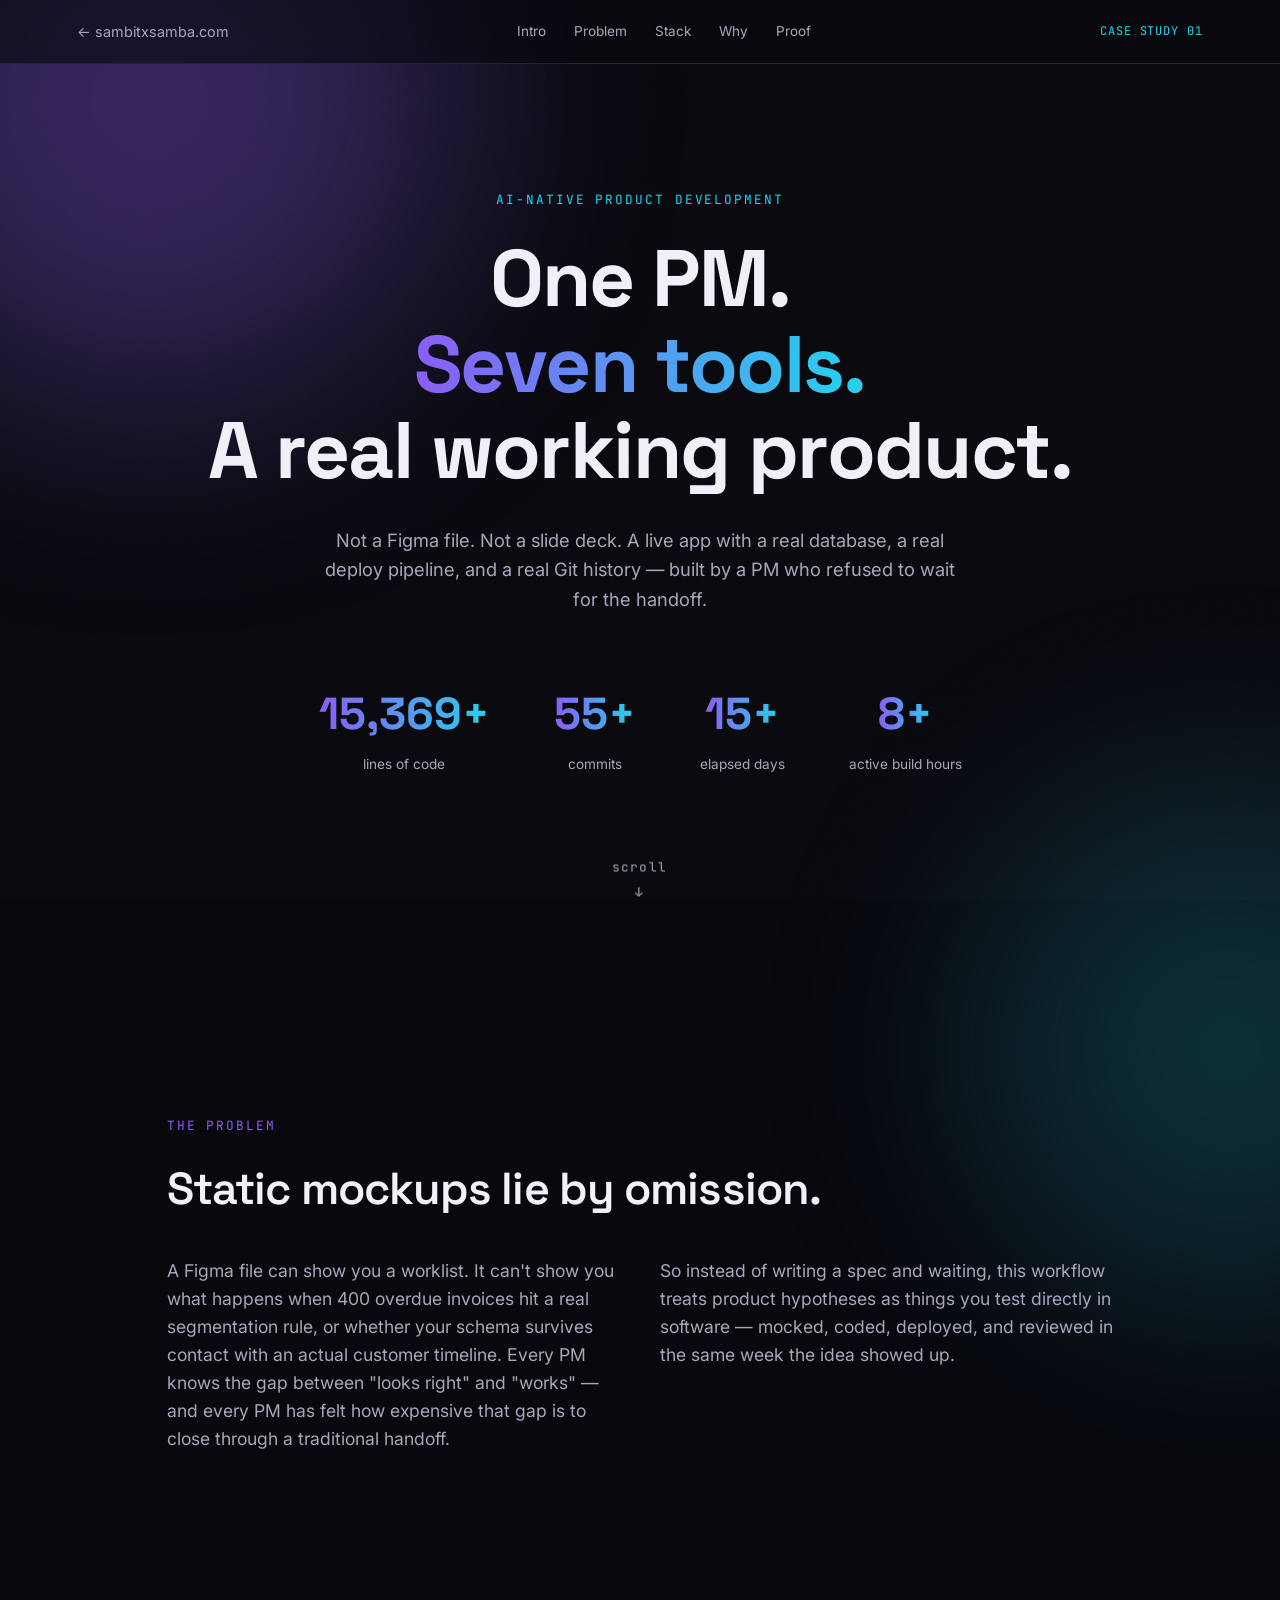
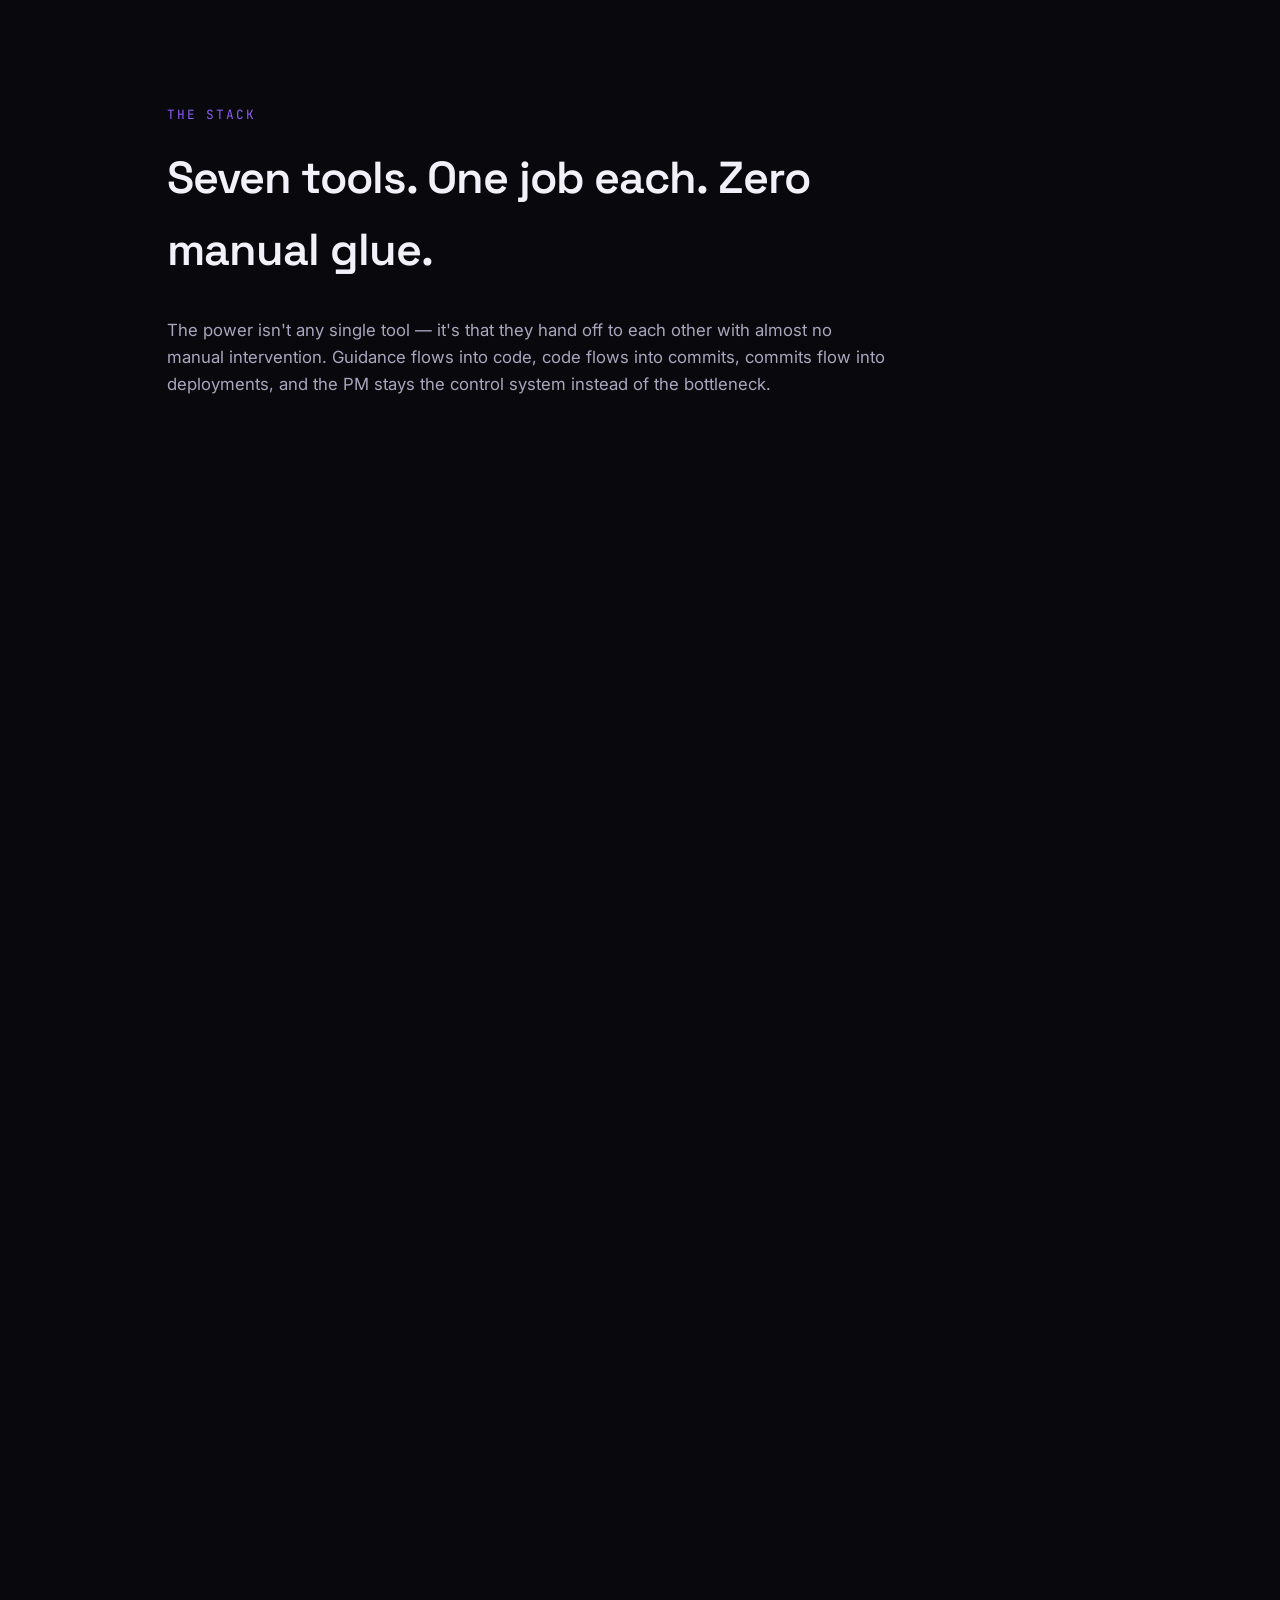
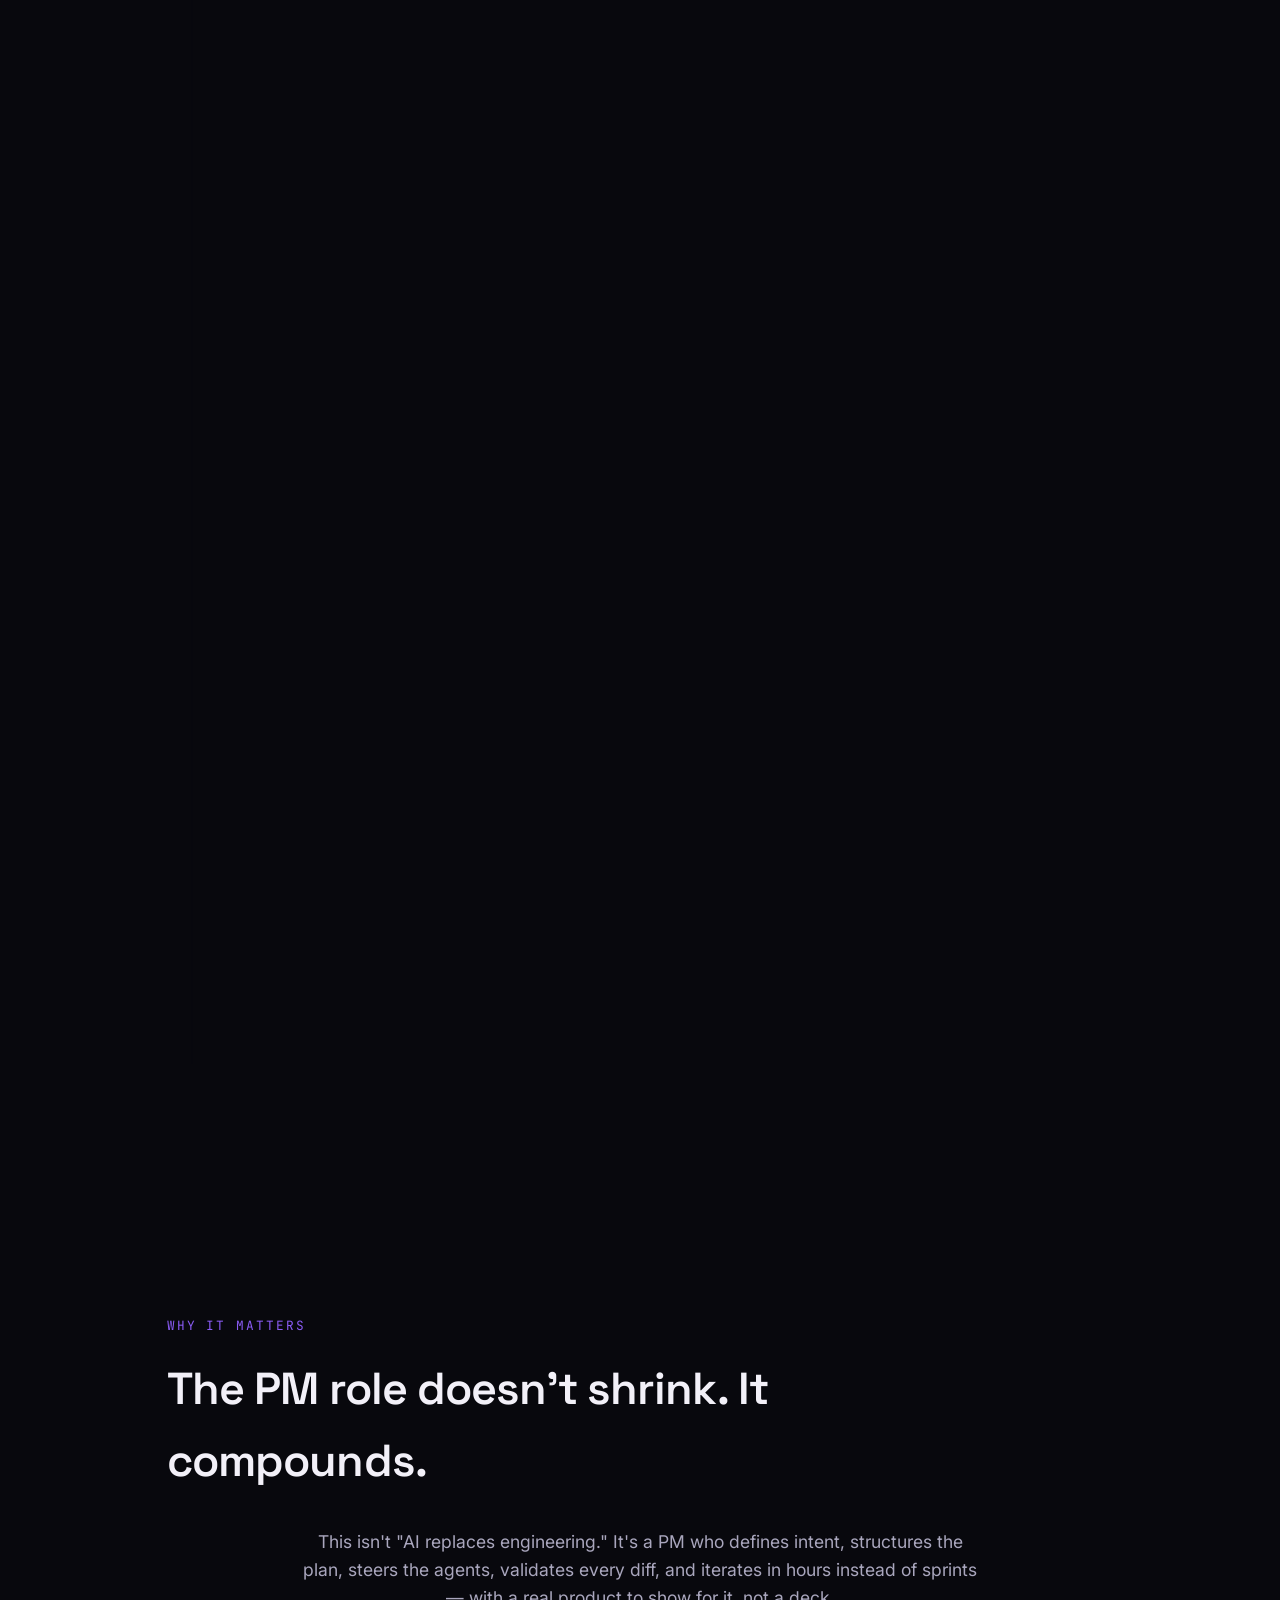
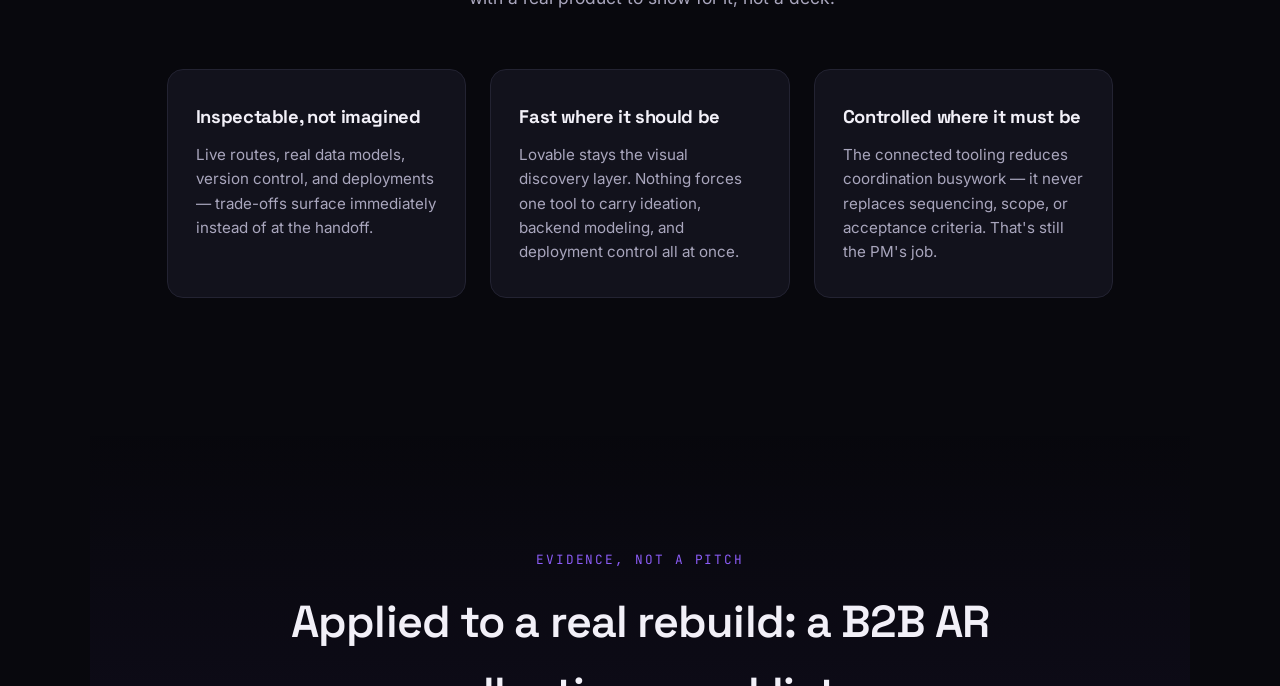
<file: docs/index.html>
<!DOCTYPE html>
<html lang="en">
<head><meta charset="UTF-8"><title>Case Studies</title>
<meta http-equiv="refresh" content="0; url=ai-native-pm-workflow/">
</head>
<body>Redirecting to <a href="ai-native-pm-workflow/">case studies</a>...</body>
</html>
</file>
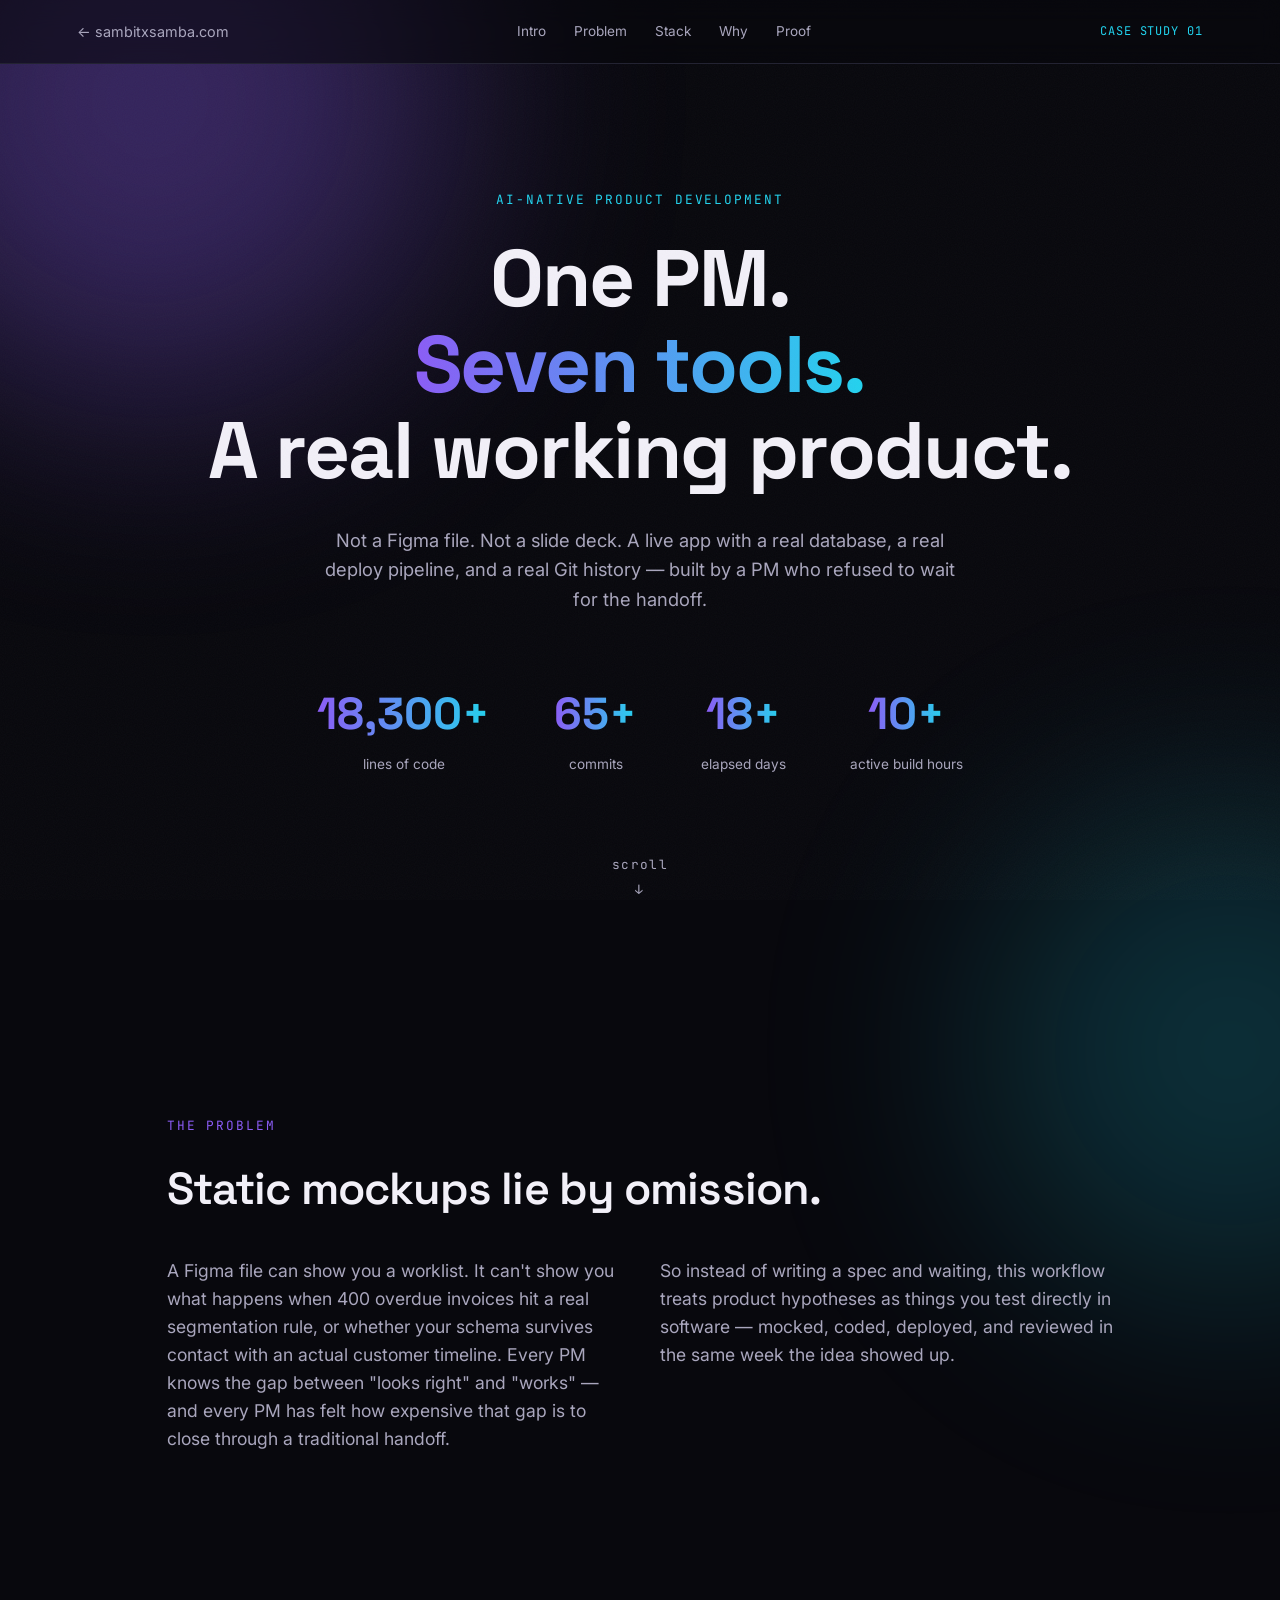
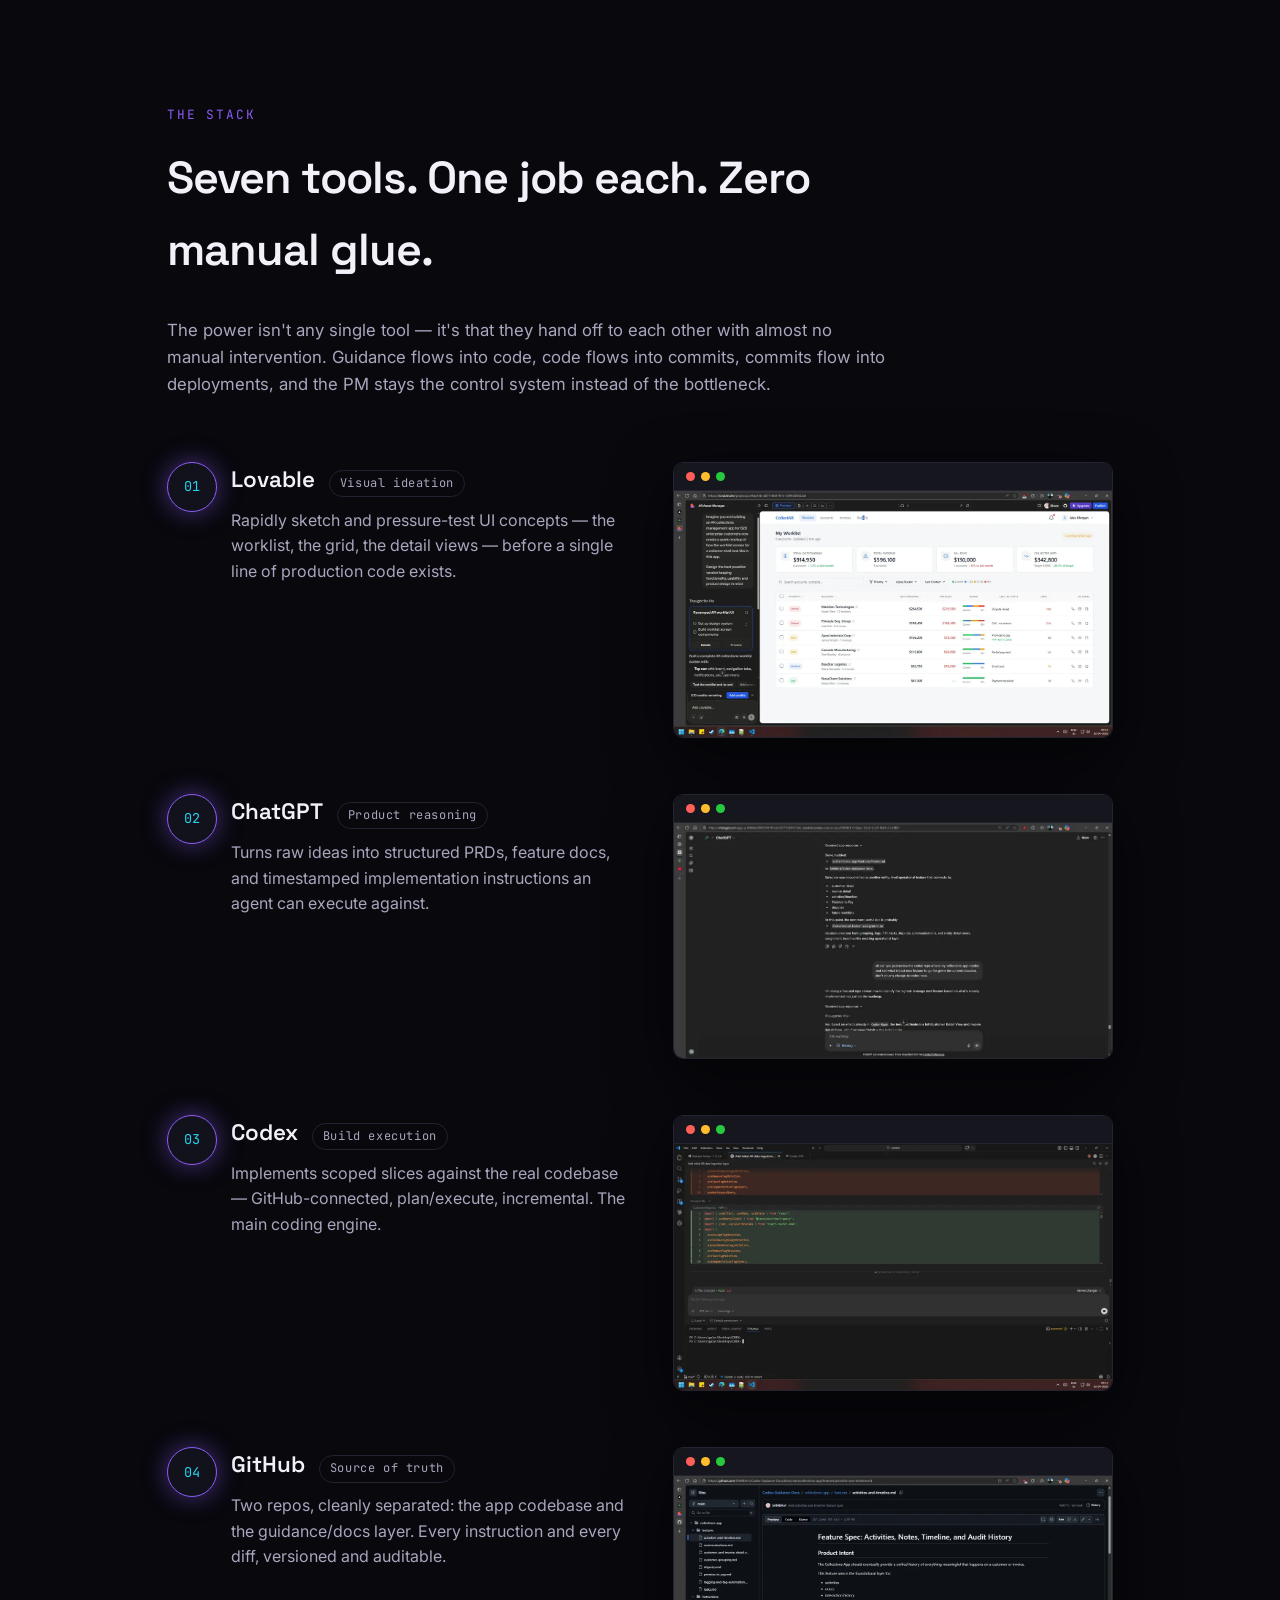
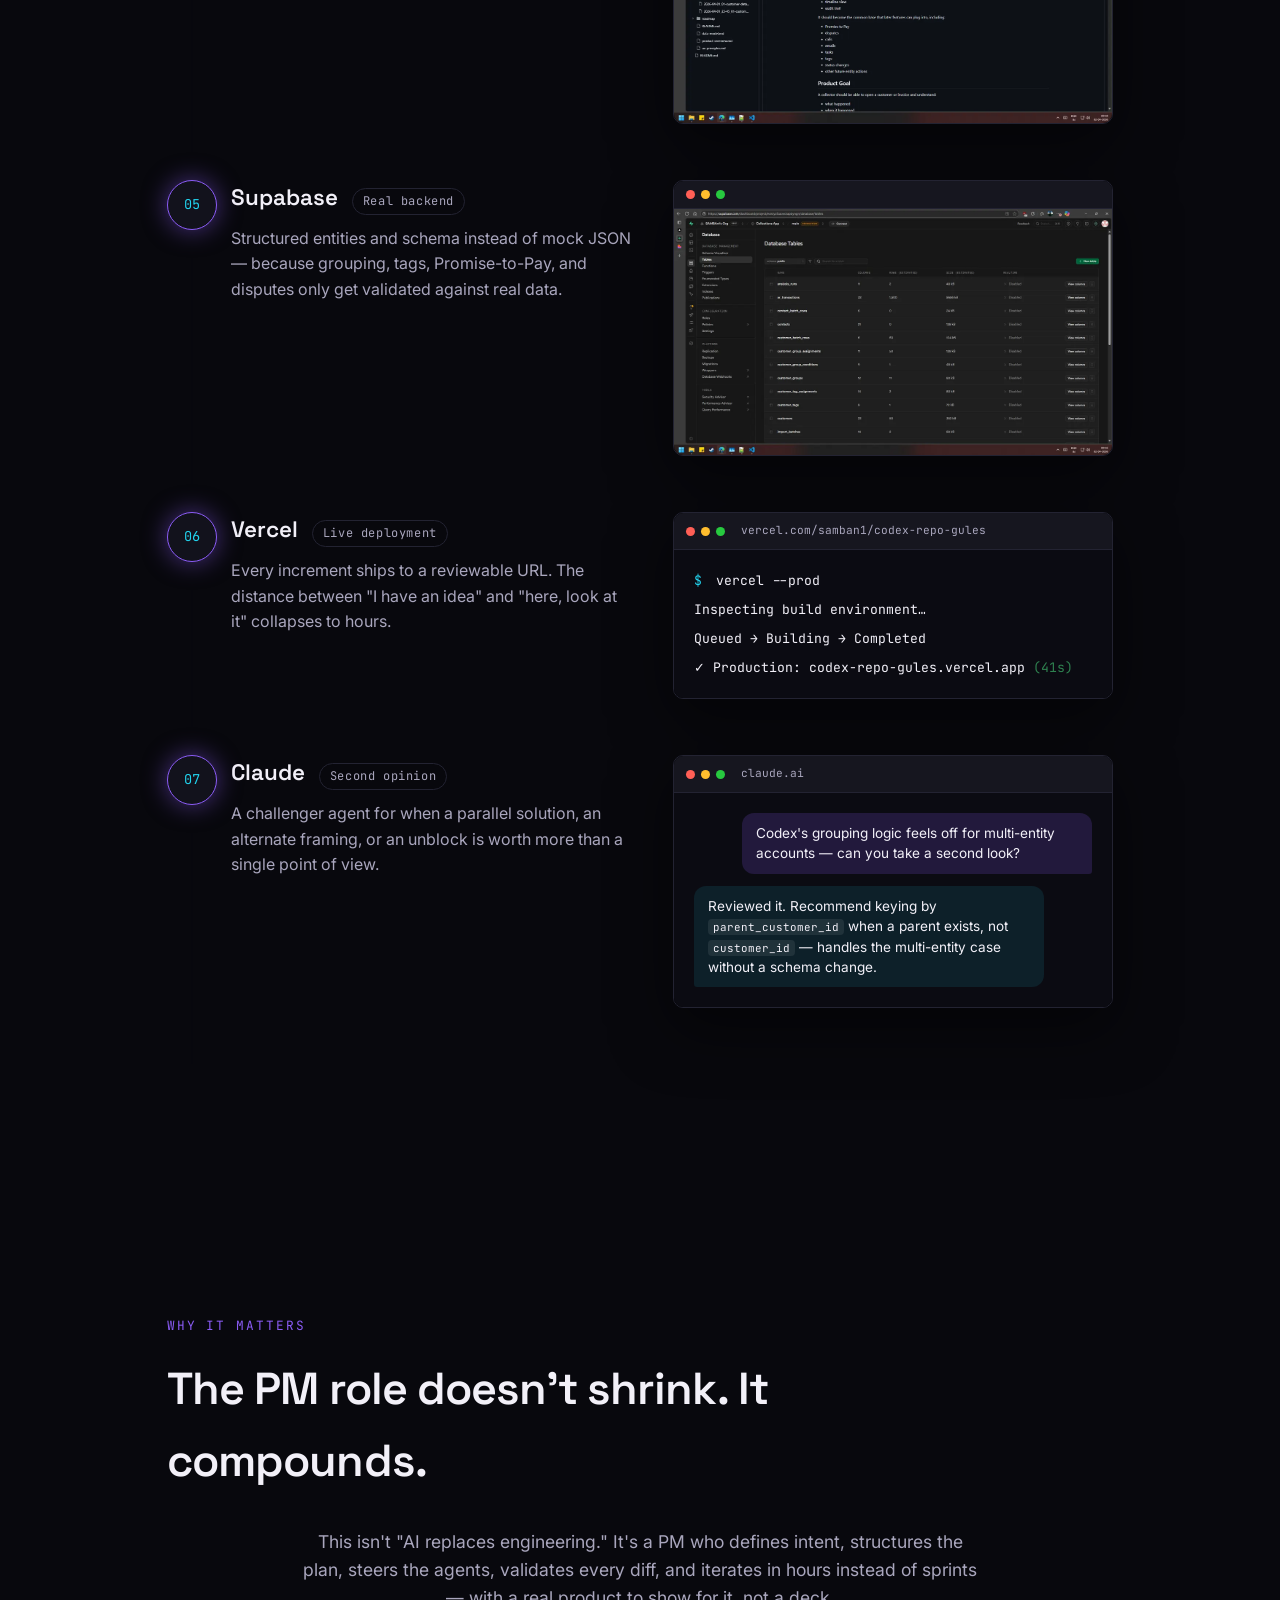
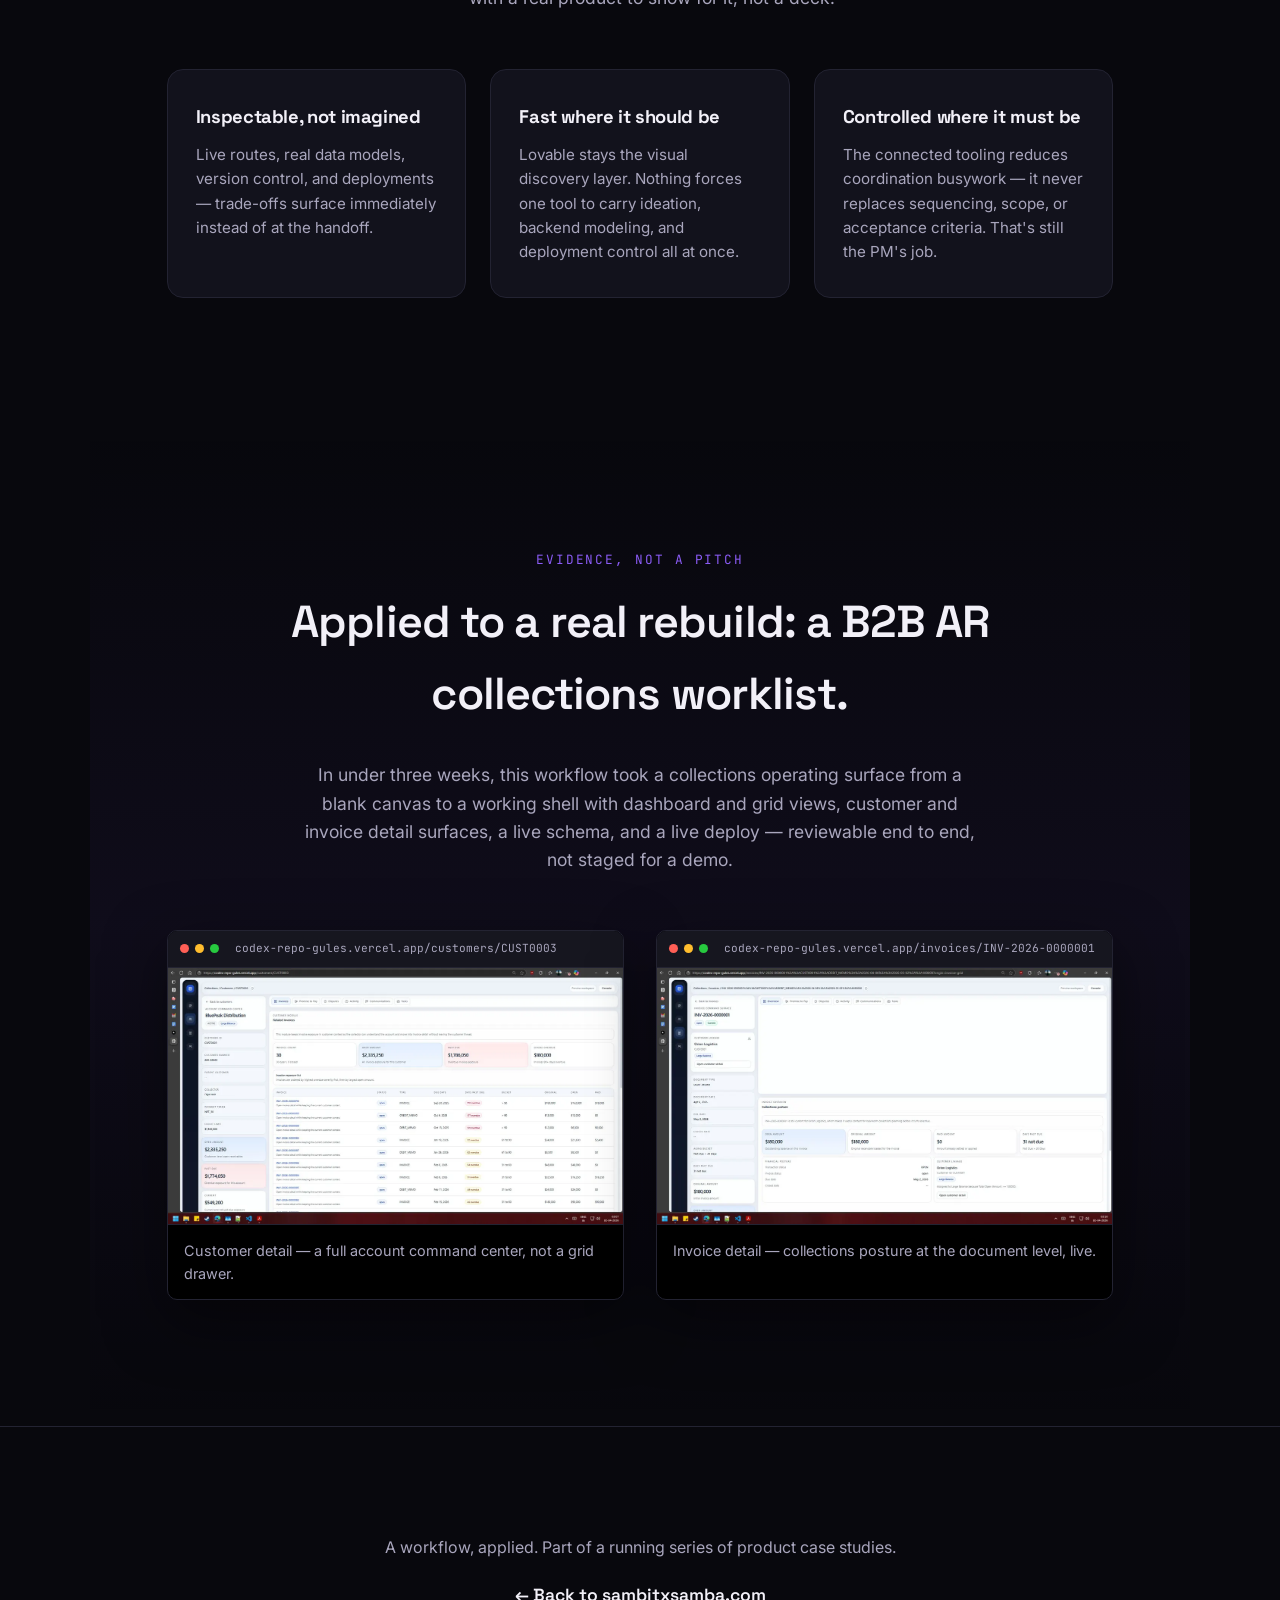
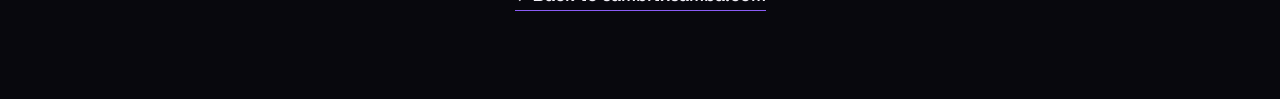
<file: docs/ai-native-pm-workflow/index.html>
<!DOCTYPE html>
<html lang="en">
<head>
<meta charset="UTF-8">
<meta name="viewport" content="width=device-width, initial-scale=1.0">
<title>The PM-as-Builder Stack — Sambit</title>
<meta name="description" content="A seven-tool AI-native workflow that lets one PM design, build, deploy, and validate real working product — not mockups.">
<link rel="icon" type="image/svg+xml" href="../favicon.svg">
<link rel="preconnect" href="https://fonts.googleapis.com">
<link rel="preconnect" href="https://fonts.gstatic.com" crossorigin>
<link href="https://fonts.googleapis.com/css2?family=Space+Grotesk:wght@500;600;700&family=Inter:wght@400;500;600&family=JetBrains+Mono:wght@400;500&display=swap" rel="stylesheet">
<link rel="stylesheet" href="style.css">
</head>
<body>

<div class="grain"></div>
<div class="glow glow-1"></div>
<div class="glow glow-2"></div>

<nav class="nav">
  <a href="https://www.sambitxsamba.com" class="nav-back">← sambitxsamba.com</a>
  <div class="nav-links">
    <a href="#hero">Intro</a>
    <a href="#problem">Problem</a>
    <a href="#stack">Stack</a>
    <a href="#why">Why</a>
    <a href="#proof">Proof</a>
  </div>
  <span class="nav-tag">CASE STUDY 01</span>
</nav>

<header class="hero" id="hero">
  <p class="eyebrow">AI-NATIVE PRODUCT DEVELOPMENT</p>
  <h1>One PM.<br><span class="grad">Seven tools.</span><br>A real working product.</h1>
  <p class="hero-sub">
    Not a Figma file. Not a slide deck. A live app with a real database, a real deploy pipeline,
    and a real Git history — built by a PM who refused to wait for the handoff.
  </p>
  <div class="hero-stats">
    <div class="stat"><span class="stat-num" data-count="18300">0</span><span class="stat-label">lines of code</span></div>
    <div class="stat"><span class="stat-num" data-count="65">0</span><span class="stat-label">commits</span></div>
    <div class="stat"><span class="stat-num" data-count="18">0</span><span class="stat-label">elapsed days</span></div>
    <div class="stat"><span class="stat-num" data-count="10">0</span><span class="stat-label">active build hours</span></div>
  </div>
  <div class="scroll-cue">scroll<span>↓</span></div>
</header>

<section class="section problem" id="problem">
  <p class="kicker">THE PROBLEM</p>
  <h2>Static mockups lie by omission.</h2>
  <div class="problem-grid">
    <p class="lede">
      A Figma file can show you a worklist. It can't show you what happens when 400 overdue invoices
      hit a real segmentation rule, or whether your schema survives contact with an actual customer
      timeline. Every PM knows the gap between "looks right" and "works" — and every PM has felt
      how expensive that gap is to close through a traditional handoff.
    </p>
    <p class="lede">
      So instead of writing a spec and waiting, this workflow treats product hypotheses as things
      you test directly in software — mocked, coded, deployed, and reviewed in the same week
      the idea showed up.
    </p>
  </div>
</section>

<section class="section stack" id="stack">
  <p class="kicker">THE STACK</p>
  <h2>Seven tools. One job each. Zero manual glue.</h2>
  <p class="stack-intro">
    The power isn't any single tool — it's that they hand off to each other with almost no
    manual intervention. Guidance flows into code, code flows into commits, commits flow into
    deployments, and the PM stays the control system instead of the bottleneck.
  </p>

  <div class="pipeline">
    <svg class="pipeline-line" viewBox="0 0 100 900" preserveAspectRatio="none">
      <path d="M50,0 L50,900" />
    </svg>

    <div class="node has-img" data-n="01">
      <div class="node-text">
        <div class="node-head"><span class="node-tool">Lovable</span><span class="node-role">Visual ideation</span></div>
        <p>Rapidly sketch and pressure-test UI concepts — the worklist, the grid, the detail views — before a single line of production code exists.</p>
      </div>
      <div class="node-shot"><div class="shot-chrome"><span class="dot"></span><span class="dot"></span><span class="dot"></span></div><img src="img/lovable.webp" alt="Worklist UI mockup being pressure-tested inside Lovable" loading="lazy"></div>
    </div>
    <div class="node has-img" data-n="02">
      <div class="node-text">
        <div class="node-head"><span class="node-tool">ChatGPT</span><span class="node-role">Product reasoning</span></div>
        <p>Turns raw ideas into structured PRDs, feature docs, and timestamped implementation instructions an agent can execute against.</p>
      </div>
      <div class="node-shot"><div class="shot-chrome"><span class="dot"></span><span class="dot"></span><span class="dot"></span></div><img src="img/chatgpt.webp" alt="ChatGPT reviewing the repo and sequencing the next feature" loading="lazy"></div>
    </div>
    <div class="node has-img" data-n="03">
      <div class="node-text">
        <div class="node-head"><span class="node-tool">Codex</span><span class="node-role">Build execution</span></div>
        <p>Implements scoped slices against the real codebase — GitHub-connected, plan/execute, incremental. The main coding engine.</p>
      </div>
      <div class="node-shot"><div class="shot-chrome"><span class="dot"></span><span class="dot"></span><span class="dot"></span></div><img src="img/codex.webp" alt="Codex implementing a feature slice inside the IDE" loading="lazy"></div>
    </div>
    <div class="node has-img" data-n="04">
      <div class="node-text">
        <div class="node-head"><span class="node-tool">GitHub</span><span class="node-role">Source of truth</span></div>
        <p>Two repos, cleanly separated: the app codebase and the guidance/docs layer. Every instruction and every diff, versioned and auditable.</p>
      </div>
      <div class="node-shot"><div class="shot-chrome"><span class="dot"></span><span class="dot"></span><span class="dot"></span></div><img src="img/github.webp" alt="The application code repository, separate from the guidance docs" loading="lazy"></div>
    </div>
    <div class="node has-img" data-n="05">
      <div class="node-text">
        <div class="node-head"><span class="node-tool">Supabase</span><span class="node-role">Real backend</span></div>
        <p>Structured entities and schema instead of mock JSON — because grouping, tags, Promise-to-Pay, and disputes only get validated against real data.</p>
      </div>
      <div class="node-shot"><div class="shot-chrome"><span class="dot"></span><span class="dot"></span><span class="dot"></span></div><img src="img/supabase.webp" alt="Live Supabase tables backing the prototype" loading="lazy"></div>
    </div>
    <div class="node has-img" data-n="06">
      <div class="node-text">
        <div class="node-head"><span class="node-tool">Vercel</span><span class="node-role">Live deployment</span></div>
        <p>Every increment ships to a reviewable URL. The distance between "I have an idea" and "here, look at it" collapses to hours.</p>
      </div>
      <div class="node-shot">
        <div class="shot-chrome"><span class="dot"></span><span class="dot"></span><span class="dot"></span><span class="shot-url">vercel.com/samban1/codex-repo-gules</span></div>
        <div class="mock mock-terminal">
          <p><span class="mock-prompt">$</span> vercel --prod</p>
          <p class="mock-dim">Inspecting build environment…</p>
          <p class="mock-dim">Queued → Building → Completed</p>
          <p class="mock-ok">✓ Production: codex-repo-gules.vercel.app <span class="mock-dim">(41s)</span></p>
        </div>
      </div>
    </div>
    <div class="node has-img" data-n="07">
      <div class="node-text">
        <div class="node-head"><span class="node-tool">Claude</span><span class="node-role">Second opinion</span></div>
        <p>A challenger agent for when a parallel solution, an alternate framing, or an unblock is worth more than a single point of view.</p>
      </div>
      <div class="node-shot">
        <div class="shot-chrome"><span class="dot"></span><span class="dot"></span><span class="dot"></span><span class="shot-url">claude.ai</span></div>
        <div class="mock mock-chat">
          <div class="bubble bubble-user">Codex's grouping logic feels off for multi-entity accounts — can you take a second look?</div>
          <div class="bubble bubble-claude">Reviewed it. Recommend keying by <code>parent_customer_id</code> when a parent exists, not <code>customer_id</code> — handles the multi-entity case without a schema change.</div>
        </div>
      </div>
    </div>
  </div>
</section>

<section class="section why" id="why">
  <p class="kicker">WHY IT MATTERS</p>
  <h2>The PM role doesn't shrink. It compounds.</h2>
  <p class="lede centered">
    This isn't "AI replaces engineering." It's a PM who defines intent, structures the plan,
    steers the agents, validates every diff, and iterates in hours instead of sprints —
    with a real product to show for it, not a deck.
  </p>
  <div class="why-cards">
    <div class="why-card">
      <h3>Inspectable, not imagined</h3>
      <p>Live routes, real data models, version control, and deployments — trade-offs surface immediately instead of at the handoff.</p>
    </div>
    <div class="why-card">
      <h3>Fast where it should be</h3>
      <p>Lovable stays the visual discovery layer. Nothing forces one tool to carry ideation, backend modeling, and deployment control all at once.</p>
    </div>
    <div class="why-card">
      <h3>Controlled where it must be</h3>
      <p>The connected tooling reduces coordination busywork — it never replaces sequencing, scope, or acceptance criteria. That's still the PM's job.</p>
    </div>
  </div>
</section>

<section class="section proof" id="proof">
  <p class="kicker">EVIDENCE, NOT A PITCH</p>
  <h2>Applied to a real rebuild: a B2B AR collections worklist.</h2>
  <p class="lede">
    In under three weeks, this workflow took a collections operating surface from a blank
    canvas to a working shell with dashboard and grid views, customer and invoice detail
    surfaces, a live schema, and a live deploy — reviewable end to end, not staged for a demo.
  </p>

  <div class="tour">
    <figure class="tour-shot">
      <div class="shot-chrome"><span class="dot"></span><span class="dot"></span><span class="dot"></span><span class="shot-url">codex-repo-gules.vercel.app/customers/CUST0003</span></div>
      <img src="img/customer-detail.webp" alt="Live Customer Detail view: account command center with invoice exposure" loading="lazy">
      <figcaption>Customer detail — a full account command center, not a grid drawer.</figcaption>
    </figure>
    <figure class="tour-shot">
      <div class="shot-chrome"><span class="dot"></span><span class="dot"></span><span class="dot"></span><span class="shot-url">codex-repo-gules.vercel.app/invoices/INV-2026-0000001</span></div>
      <img src="img/invoice-detail.webp" alt="Live Invoice Detail view: invoice-level collections posture" loading="lazy">
      <figcaption>Invoice detail — collections posture at the document level, live.</figcaption>
    </figure>
  </div>
</section>

<footer class="footer">
  <p>A workflow, applied. Part of a running series of product case studies.</p>
  <a href="https://www.sambitxsamba.com" class="footer-link">← Back to sambitxsamba.com</a>
</footer>

<script src="script.js"></script>
</body>
</html>
</file>
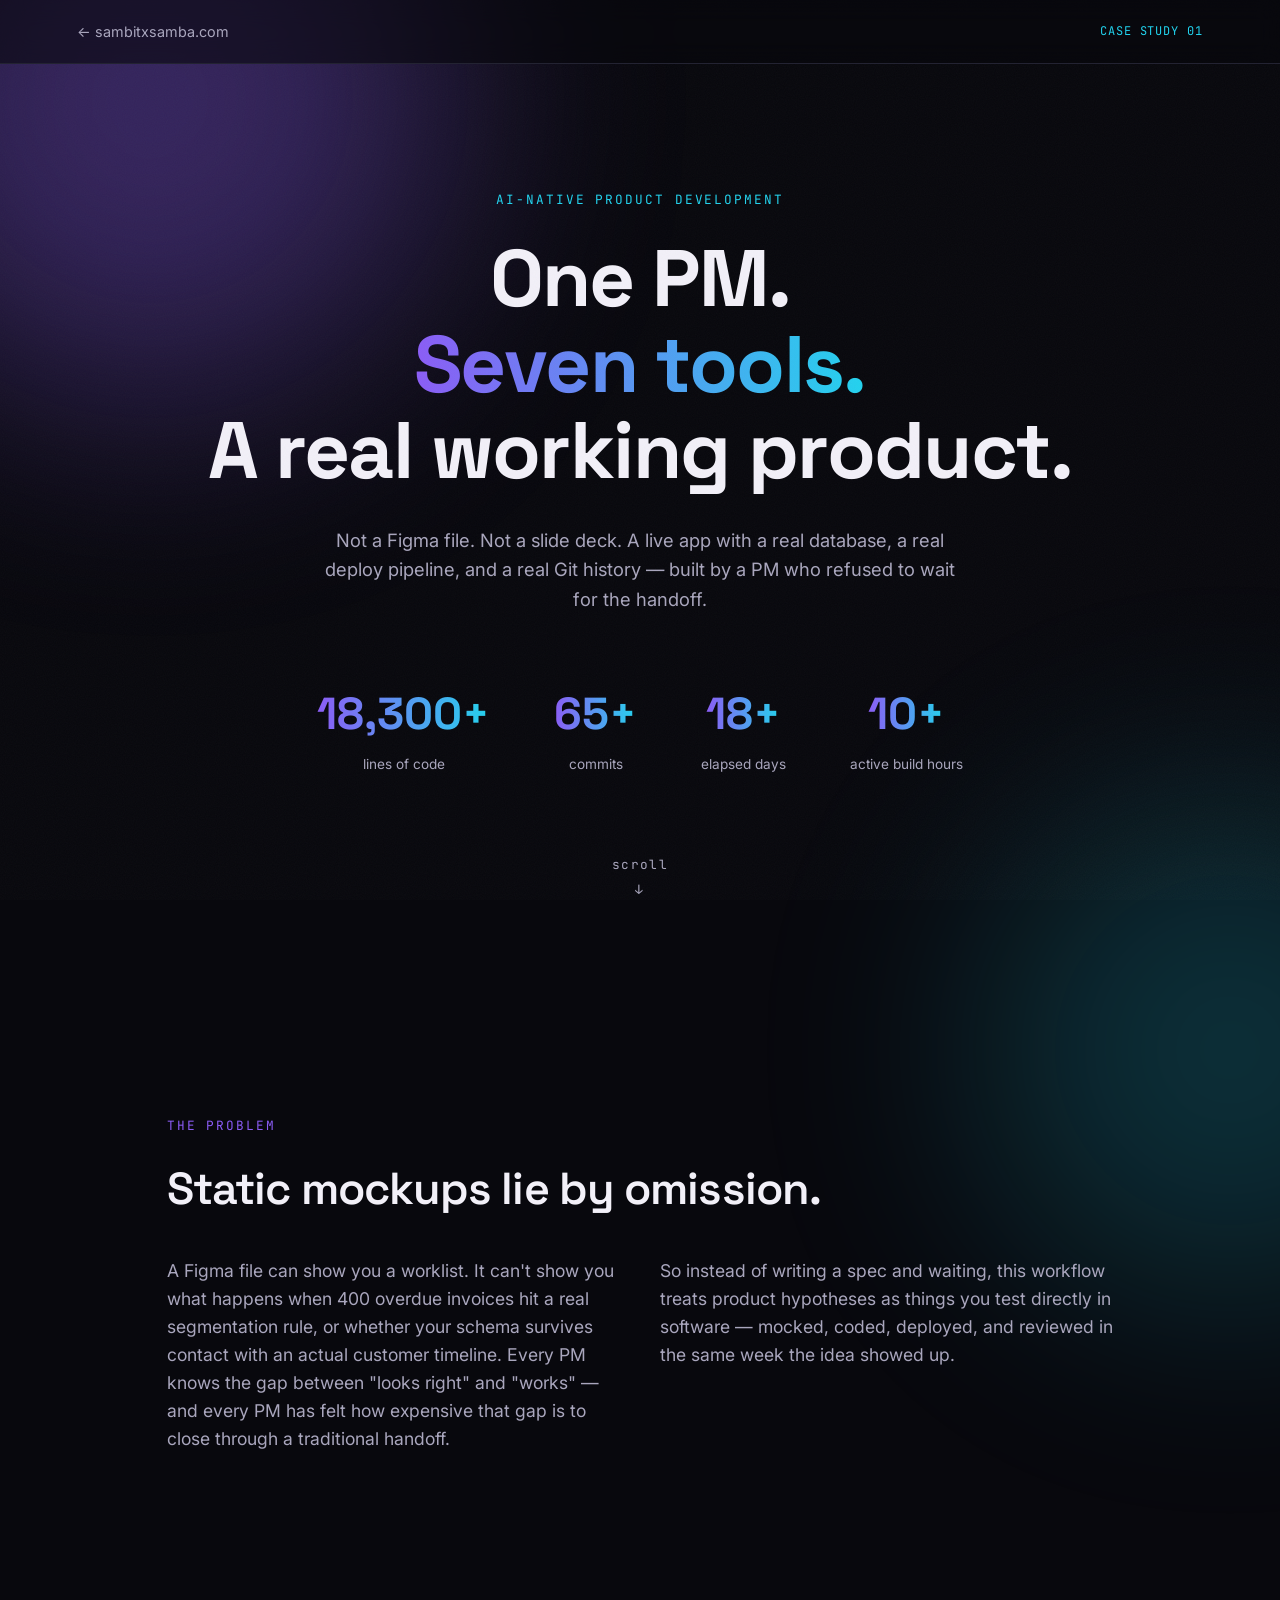
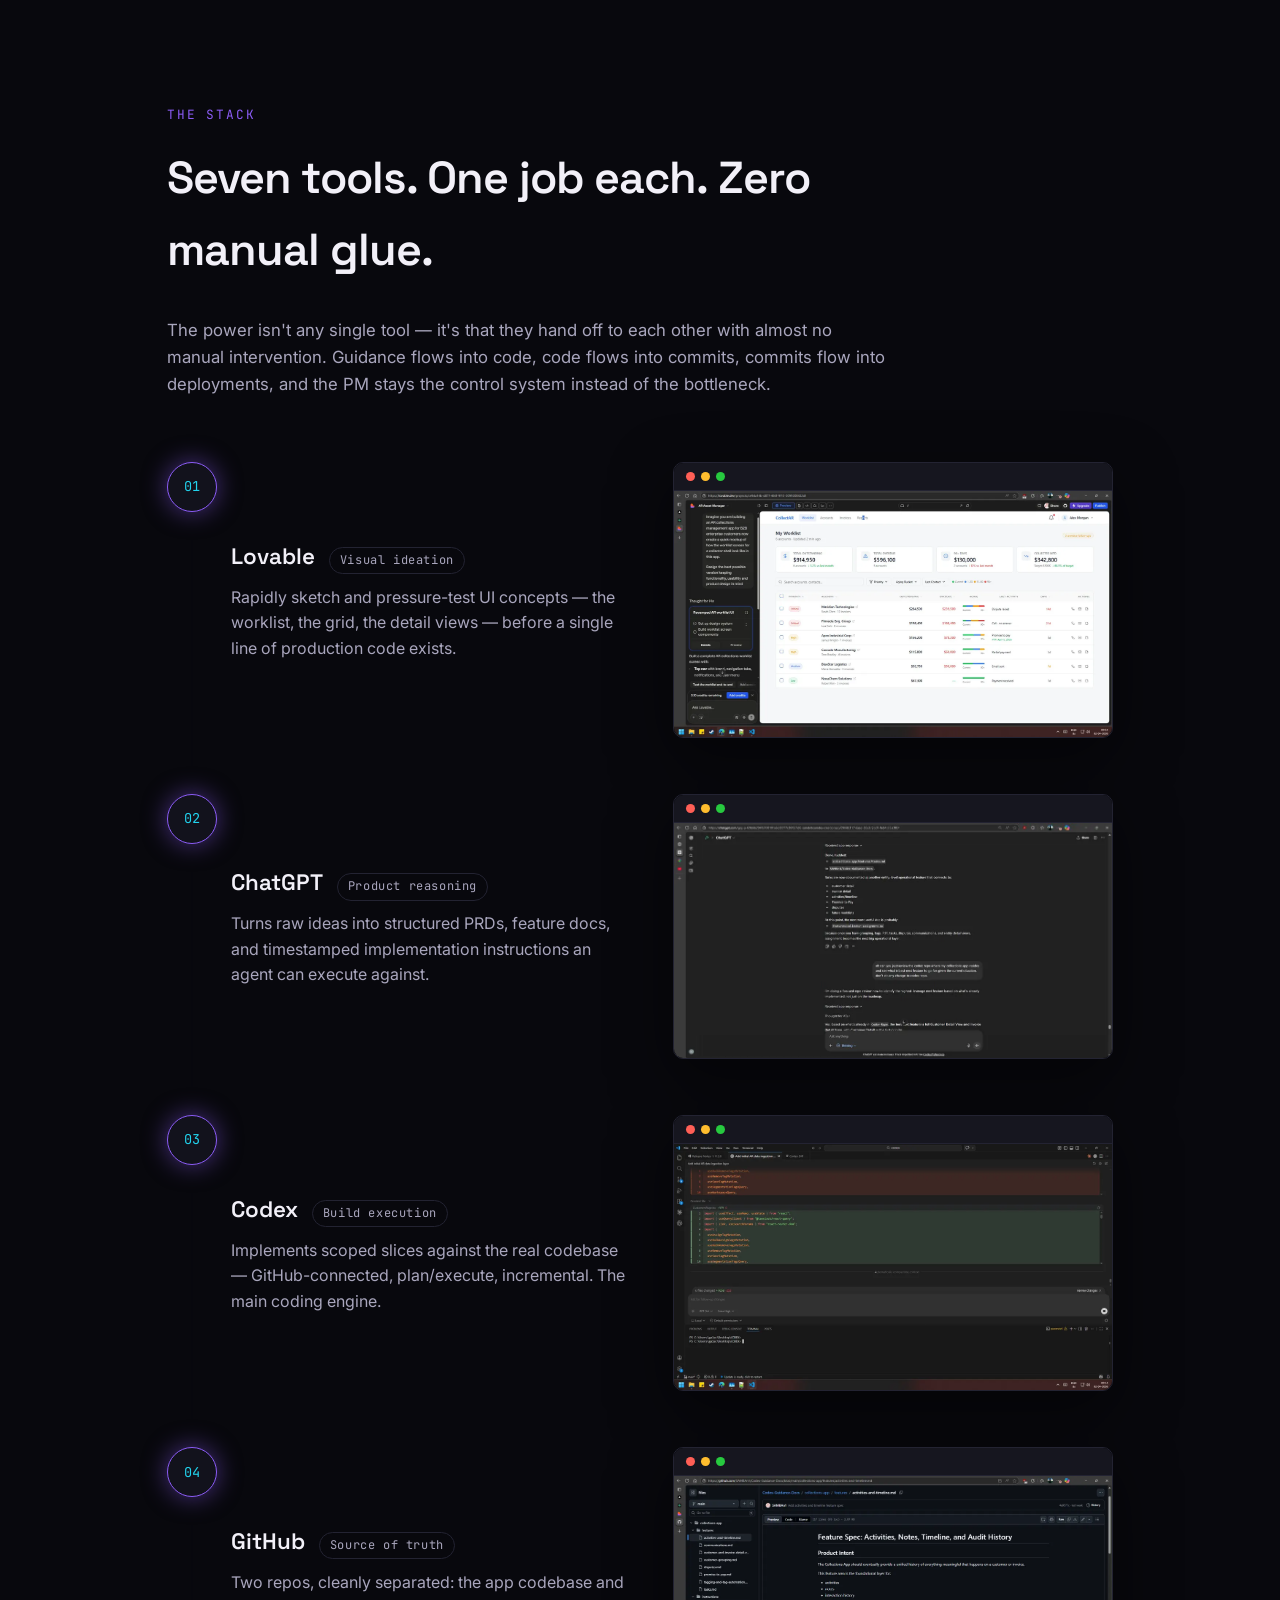
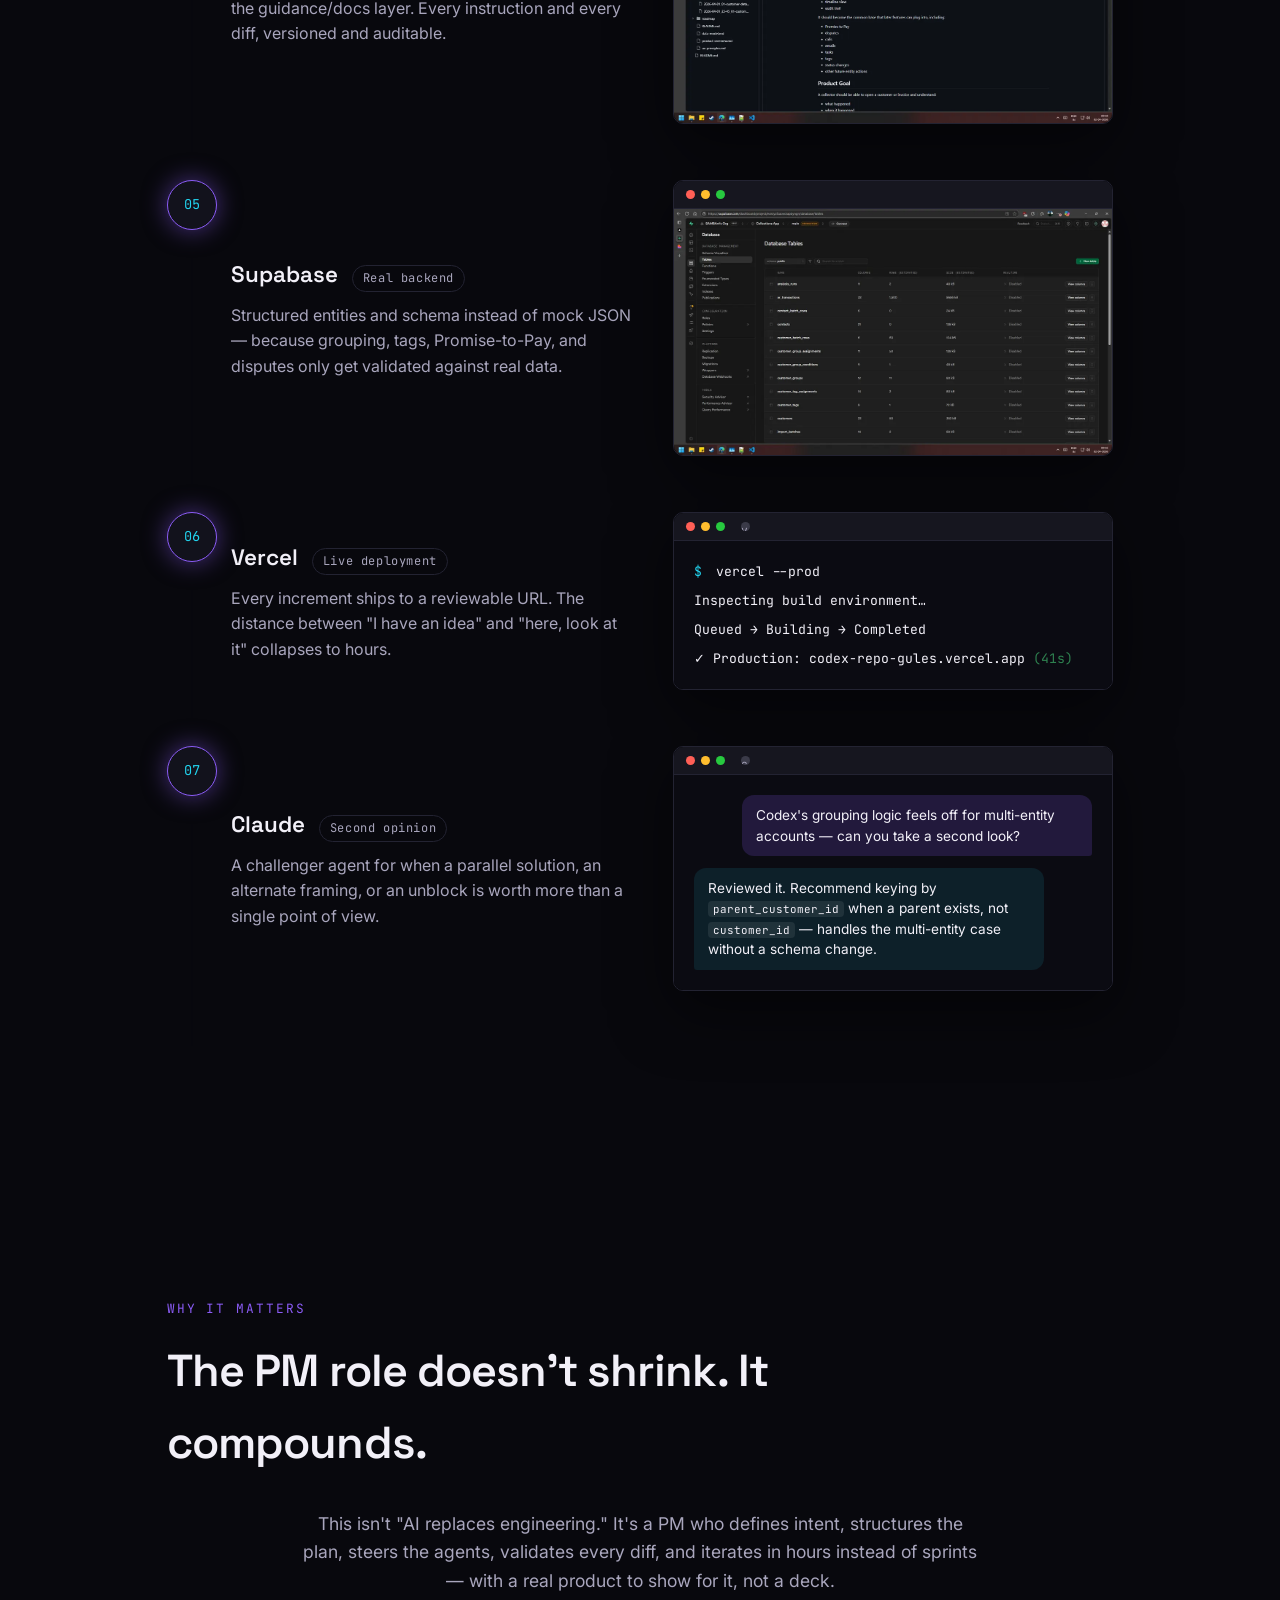
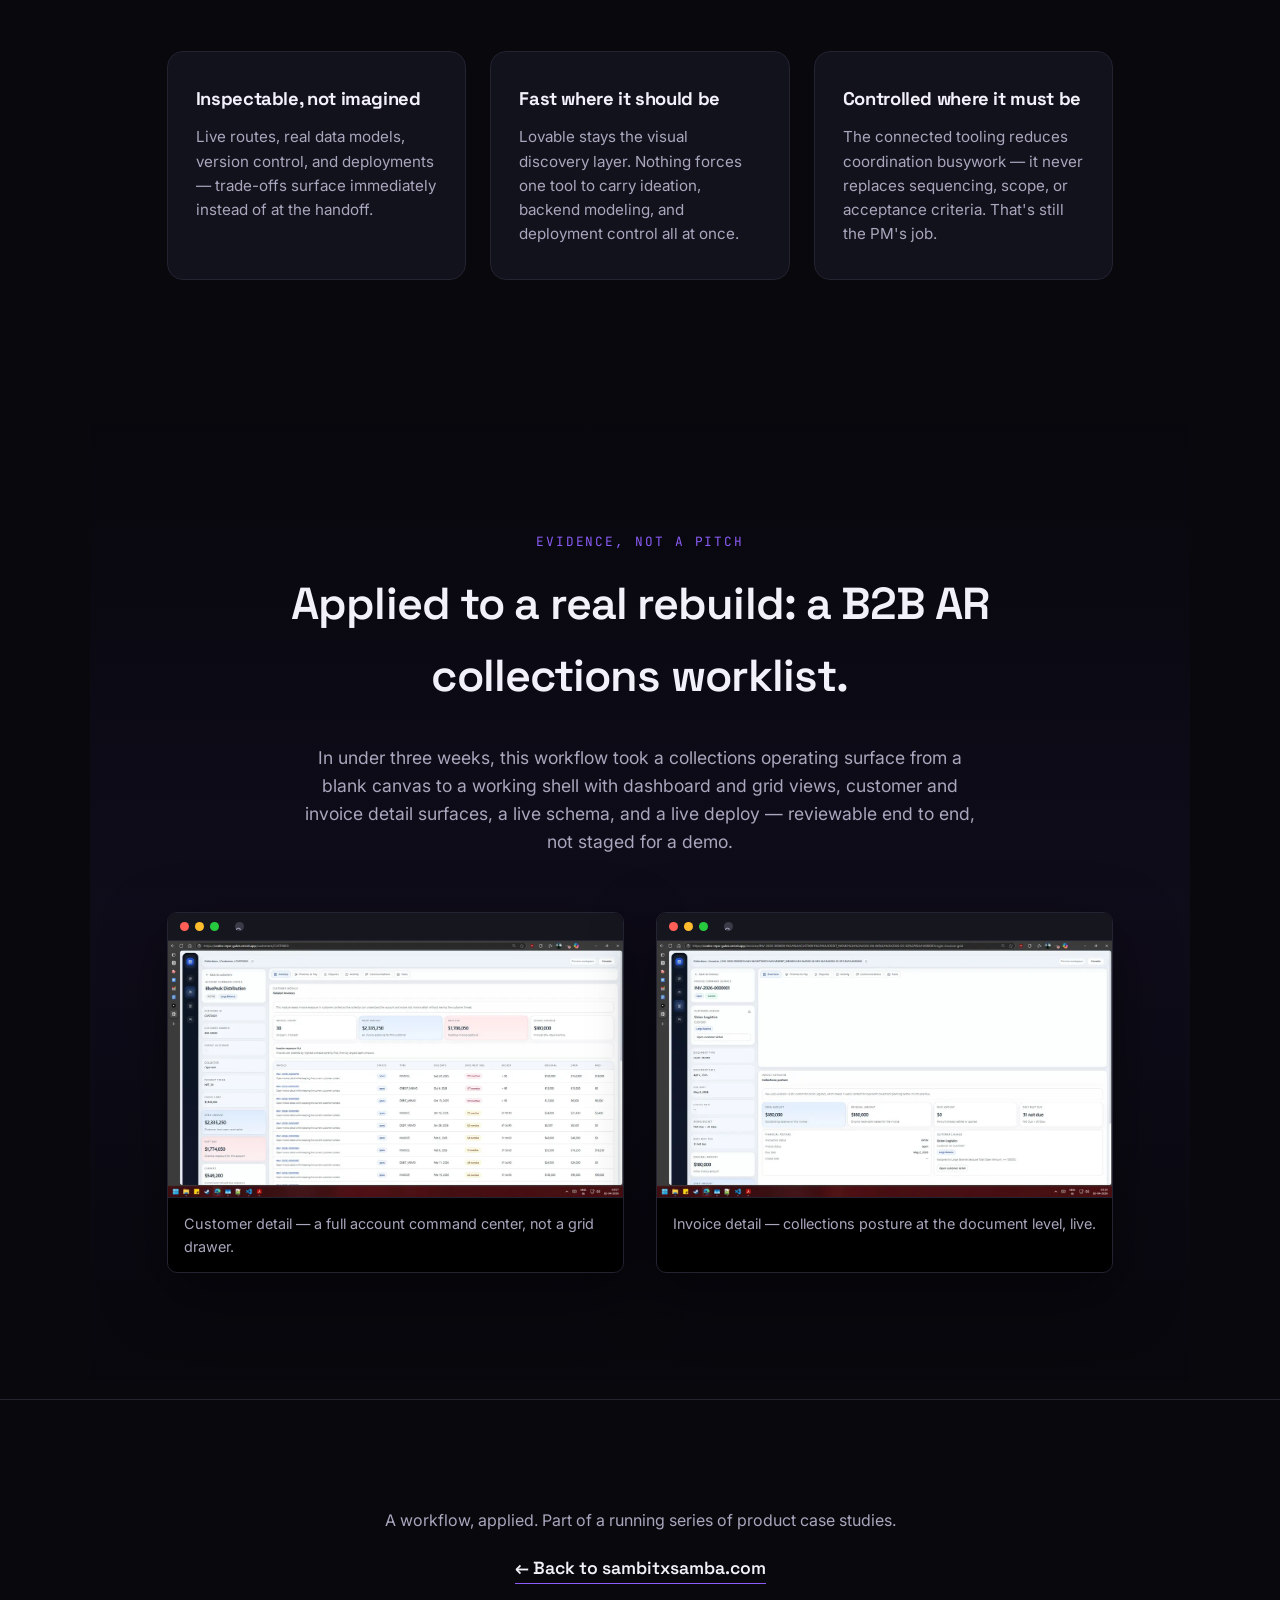
<file: docs/collections-workflow/index.html>
<!DOCTYPE html>
<html lang="en">
<head>
<meta charset="UTF-8">
<meta name="viewport" content="width=device-width, initial-scale=1.0">
<title>The PM-as-Builder Stack — Sambit</title>
<meta name="description" content="A seven-tool AI-native workflow that lets one PM design, build, deploy, and validate real working product — not mockups.">
<link rel="icon" type="image/svg+xml" href="../favicon.svg">
<link rel="preconnect" href="https://fonts.googleapis.com">
<link rel="preconnect" href="https://fonts.gstatic.com" crossorigin>
<link href="https://fonts.googleapis.com/css2?family=Space+Grotesk:wght@500;600;700&family=Inter:wght@400;500;600&family=JetBrains+Mono:wght@400;500&display=swap" rel="stylesheet">
<link rel="stylesheet" href="style.css">
</head>
<body>

<div class="grain"></div>
<div class="glow glow-1"></div>
<div class="glow glow-2"></div>

<nav class="nav">
  <a href="https://www.sambitxsamba.com" class="nav-back">← sambitxsamba.com</a>
  <span class="nav-tag">CASE STUDY 01</span>
</nav>

<header class="hero">
  <p class="eyebrow">AI-NATIVE PRODUCT DEVELOPMENT</p>
  <h1>One PM.<br><span class="grad">Seven tools.</span><br>A real working product.</h1>
  <p class="hero-sub">
    Not a Figma file. Not a slide deck. A live app with a real database, a real deploy pipeline,
    and a real Git history — built by a PM who refused to wait for the handoff.
  </p>
  <div class="hero-stats">
    <div class="stat"><span class="stat-num" data-count="18300">0</span><span class="stat-label">lines of code</span></div>
    <div class="stat"><span class="stat-num" data-count="65">0</span><span class="stat-label">commits</span></div>
    <div class="stat"><span class="stat-num" data-count="18">0</span><span class="stat-label">elapsed days</span></div>
    <div class="stat"><span class="stat-num" data-count="10">0</span><span class="stat-label">active build hours</span></div>
  </div>
  <div class="scroll-cue">scroll<span>↓</span></div>
</header>

<section class="section problem">
  <p class="kicker">THE PROBLEM</p>
  <h2>Static mockups lie by omission.</h2>
  <div class="problem-grid">
    <p class="lede">
      A Figma file can show you a worklist. It can't show you what happens when 400 overdue invoices
      hit a real segmentation rule, or whether your schema survives contact with an actual customer
      timeline. Every PM knows the gap between "looks right" and "works" — and every PM has felt
      how expensive that gap is to close through a traditional handoff.
    </p>
    <p class="lede">
      So instead of writing a spec and waiting, this workflow treats product hypotheses as things
      you test directly in software — mocked, coded, deployed, and reviewed in the same week
      the idea showed up.
    </p>
  </div>
</section>

<section class="section stack">
  <p class="kicker">THE STACK</p>
  <h2>Seven tools. One job each. Zero manual glue.</h2>
  <p class="stack-intro">
    The power isn't any single tool — it's that they hand off to each other with almost no
    manual intervention. Guidance flows into code, code flows into commits, commits flow into
    deployments, and the PM stays the control system instead of the bottleneck.
  </p>

  <div class="pipeline">
    <svg class="pipeline-line" viewBox="0 0 100 900" preserveAspectRatio="none">
      <path d="M50,0 L50,900" />
    </svg>

    <div class="node has-img" data-n="01">
      <div class="node-text">
        <div class="node-head"><span class="node-tool">Lovable</span><span class="node-role">Visual ideation</span></div>
        <p>Rapidly sketch and pressure-test UI concepts — the worklist, the grid, the detail views — before a single line of production code exists.</p>
      </div>
      <div class="node-shot"><div class="shot-chrome"><span></span><span></span><span></span></div><img src="img/lovable.webp" alt="Worklist UI mockup being pressure-tested inside Lovable" loading="lazy"></div>
    </div>
    <div class="node has-img" data-n="02">
      <div class="node-text">
        <div class="node-head"><span class="node-tool">ChatGPT</span><span class="node-role">Product reasoning</span></div>
        <p>Turns raw ideas into structured PRDs, feature docs, and timestamped implementation instructions an agent can execute against.</p>
      </div>
      <div class="node-shot"><div class="shot-chrome"><span></span><span></span><span></span></div><img src="img/chatgpt.webp" alt="ChatGPT reviewing the repo and sequencing the next feature" loading="lazy"></div>
    </div>
    <div class="node has-img" data-n="03">
      <div class="node-text">
        <div class="node-head"><span class="node-tool">Codex</span><span class="node-role">Build execution</span></div>
        <p>Implements scoped slices against the real codebase — GitHub-connected, plan/execute, incremental. The main coding engine.</p>
      </div>
      <div class="node-shot"><div class="shot-chrome"><span></span><span></span><span></span></div><img src="img/codex.webp" alt="Codex implementing a feature slice inside the IDE" loading="lazy"></div>
    </div>
    <div class="node has-img" data-n="04">
      <div class="node-text">
        <div class="node-head"><span class="node-tool">GitHub</span><span class="node-role">Source of truth</span></div>
        <p>Two repos, cleanly separated: the app codebase and the guidance/docs layer. Every instruction and every diff, versioned and auditable.</p>
      </div>
      <div class="node-shot"><div class="shot-chrome"><span></span><span></span><span></span></div><img src="img/github.webp" alt="The application code repository, separate from the guidance docs" loading="lazy"></div>
    </div>
    <div class="node has-img" data-n="05">
      <div class="node-text">
        <div class="node-head"><span class="node-tool">Supabase</span><span class="node-role">Real backend</span></div>
        <p>Structured entities and schema instead of mock JSON — because grouping, tags, Promise-to-Pay, and disputes only get validated against real data.</p>
      </div>
      <div class="node-shot"><div class="shot-chrome"><span></span><span></span><span></span></div><img src="img/supabase.webp" alt="Live Supabase tables backing the prototype" loading="lazy"></div>
    </div>
    <div class="node has-img" data-n="06">
      <div class="node-text">
        <div class="node-head"><span class="node-tool">Vercel</span><span class="node-role">Live deployment</span></div>
        <p>Every increment ships to a reviewable URL. The distance between "I have an idea" and "here, look at it" collapses to hours.</p>
      </div>
      <div class="node-shot">
        <div class="shot-chrome"><span></span><span></span><span></span><span class="shot-url">vercel.com/samban1/codex-repo-gules</span></div>
        <div class="mock mock-terminal">
          <p><span class="mock-prompt">$</span> vercel --prod</p>
          <p class="mock-dim">Inspecting build environment…</p>
          <p class="mock-dim">Queued → Building → Completed</p>
          <p class="mock-ok">✓ Production: codex-repo-gules.vercel.app <span class="mock-dim">(41s)</span></p>
        </div>
      </div>
    </div>
    <div class="node has-img" data-n="07">
      <div class="node-text">
        <div class="node-head"><span class="node-tool">Claude</span><span class="node-role">Second opinion</span></div>
        <p>A challenger agent for when a parallel solution, an alternate framing, or an unblock is worth more than a single point of view.</p>
      </div>
      <div class="node-shot">
        <div class="shot-chrome"><span></span><span></span><span></span><span class="shot-url">claude.ai</span></div>
        <div class="mock mock-chat">
          <div class="bubble bubble-user">Codex's grouping logic feels off for multi-entity accounts — can you take a second look?</div>
          <div class="bubble bubble-claude">Reviewed it. Recommend keying by <code>parent_customer_id</code> when a parent exists, not <code>customer_id</code> — handles the multi-entity case without a schema change.</div>
        </div>
      </div>
    </div>
  </div>
</section>

<section class="section why">
  <p class="kicker">WHY IT MATTERS</p>
  <h2>The PM role doesn't shrink. It compounds.</h2>
  <p class="lede centered">
    This isn't "AI replaces engineering." It's a PM who defines intent, structures the plan,
    steers the agents, validates every diff, and iterates in hours instead of sprints —
    with a real product to show for it, not a deck.
  </p>
  <div class="why-cards">
    <div class="why-card">
      <h3>Inspectable, not imagined</h3>
      <p>Live routes, real data models, version control, and deployments — trade-offs surface immediately instead of at the handoff.</p>
    </div>
    <div class="why-card">
      <h3>Fast where it should be</h3>
      <p>Lovable stays the visual discovery layer. Nothing forces one tool to carry ideation, backend modeling, and deployment control all at once.</p>
    </div>
    <div class="why-card">
      <h3>Controlled where it must be</h3>
      <p>The connected tooling reduces coordination busywork — it never replaces sequencing, scope, or acceptance criteria. That's still the PM's job.</p>
    </div>
  </div>
</section>

<section class="section proof">
  <p class="kicker">EVIDENCE, NOT A PITCH</p>
  <h2>Applied to a real rebuild: a B2B AR collections worklist.</h2>
  <p class="lede">
    In under three weeks, this workflow took a collections operating surface from a blank
    canvas to a working shell with dashboard and grid views, customer and invoice detail
    surfaces, a live schema, and a live deploy — reviewable end to end, not staged for a demo.
  </p>

  <div class="tour">
    <figure class="tour-shot">
      <div class="shot-chrome"><span></span><span></span><span></span><span class="shot-url">codex-repo-gules.vercel.app/customers/CUST0003</span></div>
      <img src="img/customer-detail.webp" alt="Live Customer Detail view: account command center with invoice exposure" loading="lazy">
      <figcaption>Customer detail — a full account command center, not a grid drawer.</figcaption>
    </figure>
    <figure class="tour-shot">
      <div class="shot-chrome"><span></span><span></span><span></span><span class="shot-url">codex-repo-gules.vercel.app/invoices/INV-2026-0000001</span></div>
      <img src="img/invoice-detail.webp" alt="Live Invoice Detail view: invoice-level collections posture" loading="lazy">
      <figcaption>Invoice detail — collections posture at the document level, live.</figcaption>
    </figure>
  </div>
</section>

<footer class="footer">
  <p>A workflow, applied. Part of a running series of product case studies.</p>
  <a href="https://www.sambitxsamba.com" class="footer-link">← Back to sambitxsamba.com</a>
</footer>

<script src="script.js"></script>
</body>
</html>
</file>
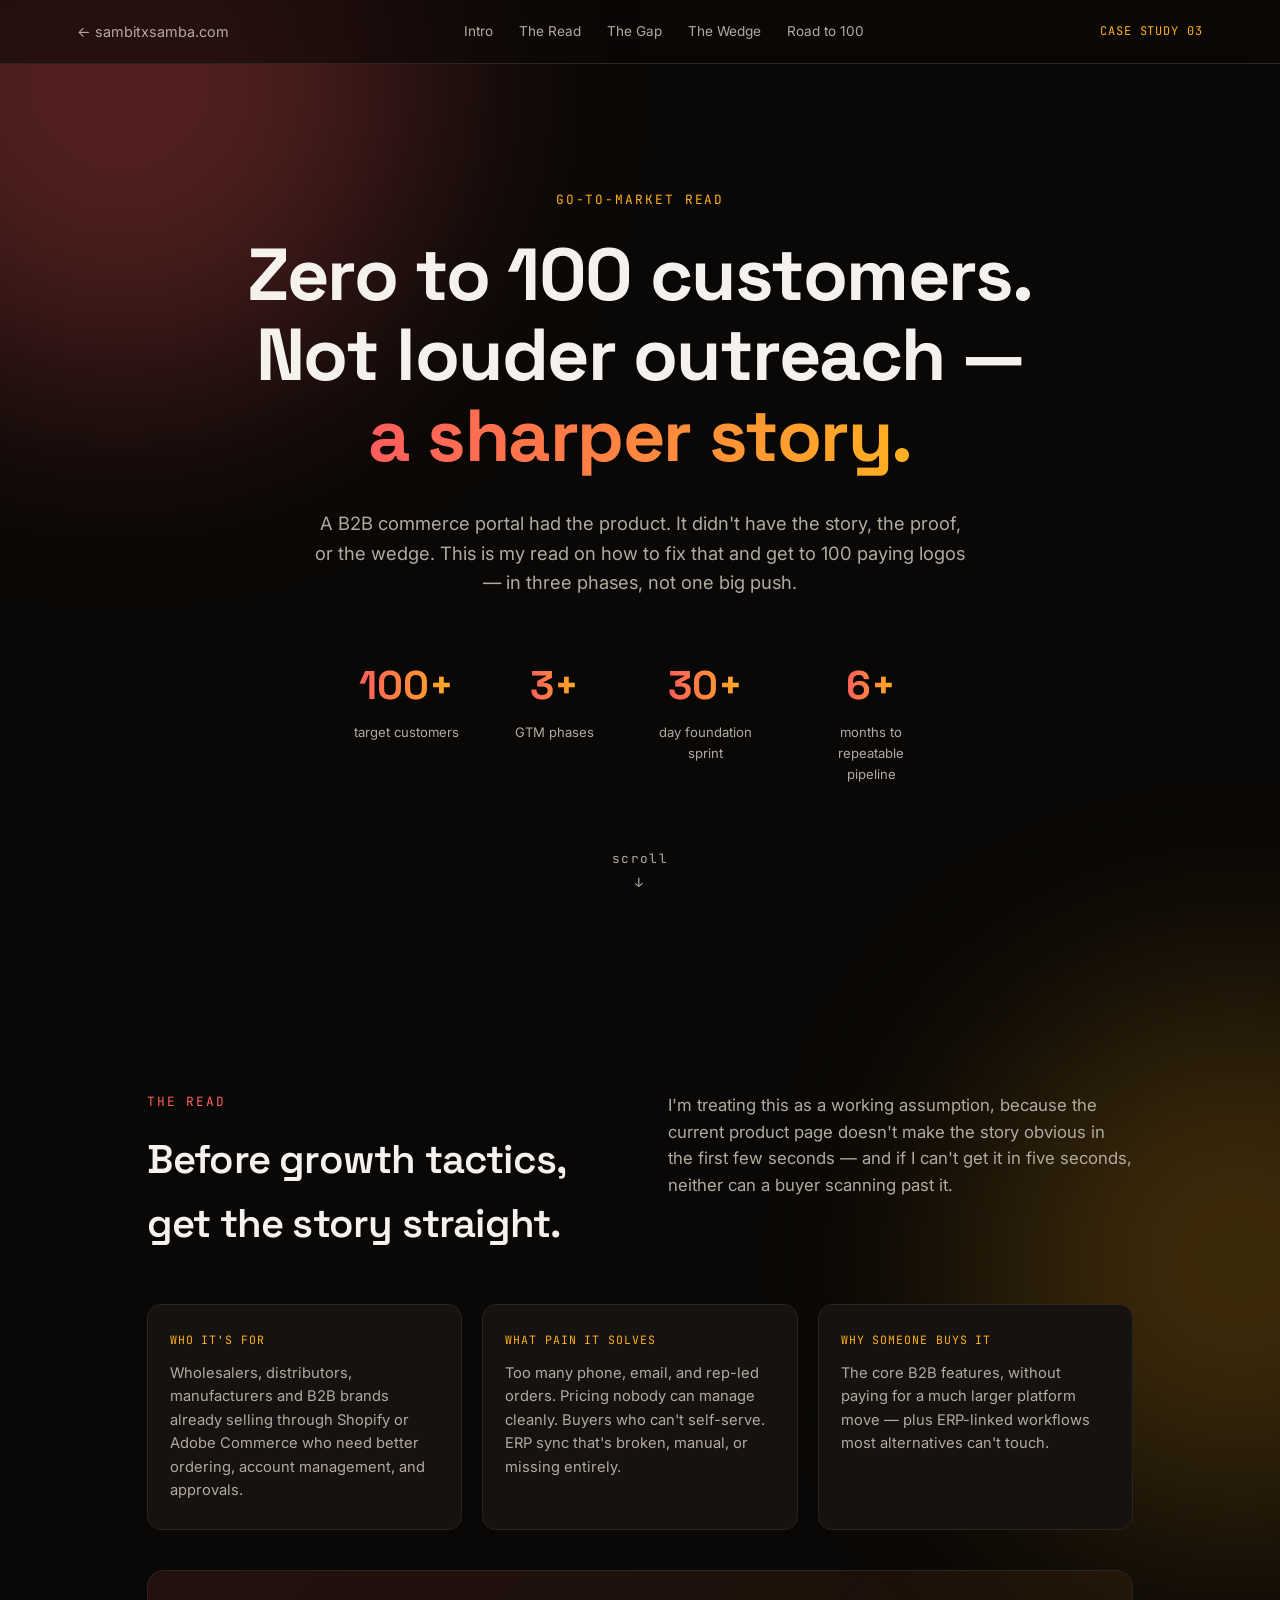
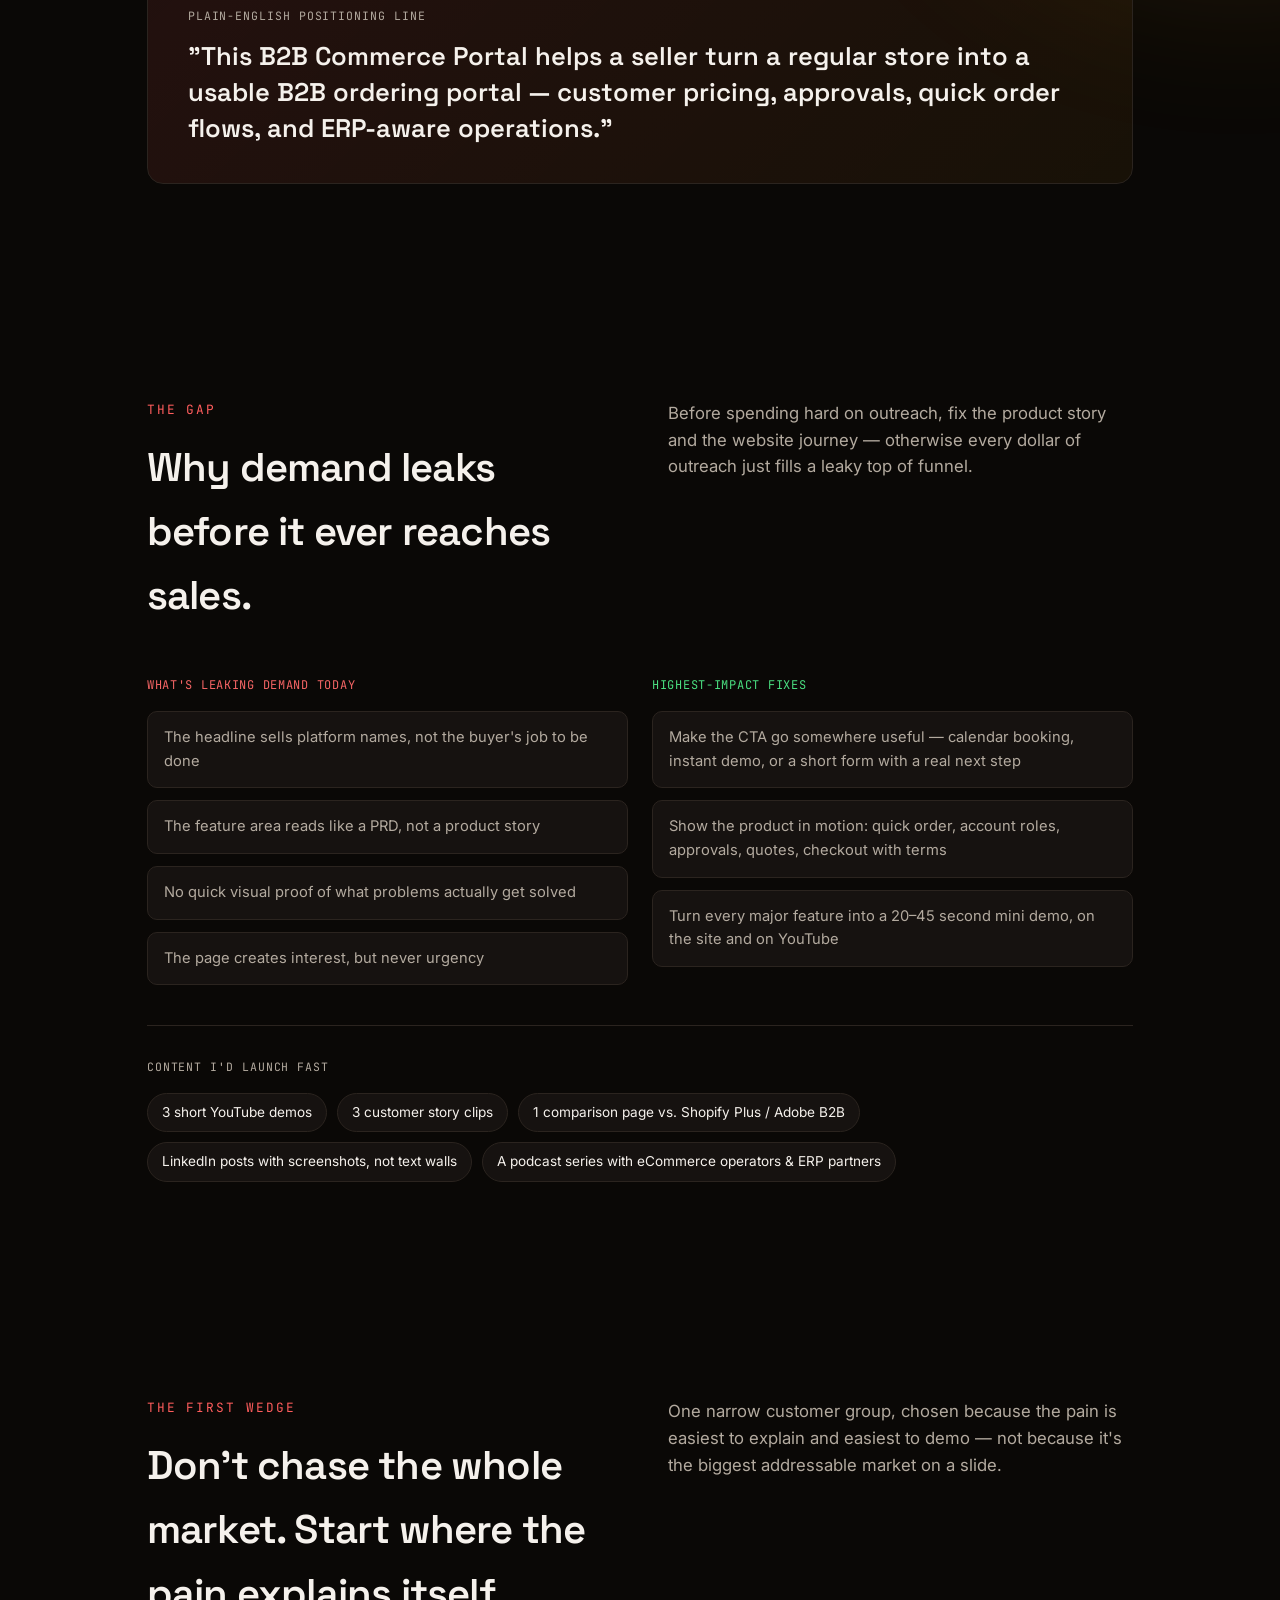
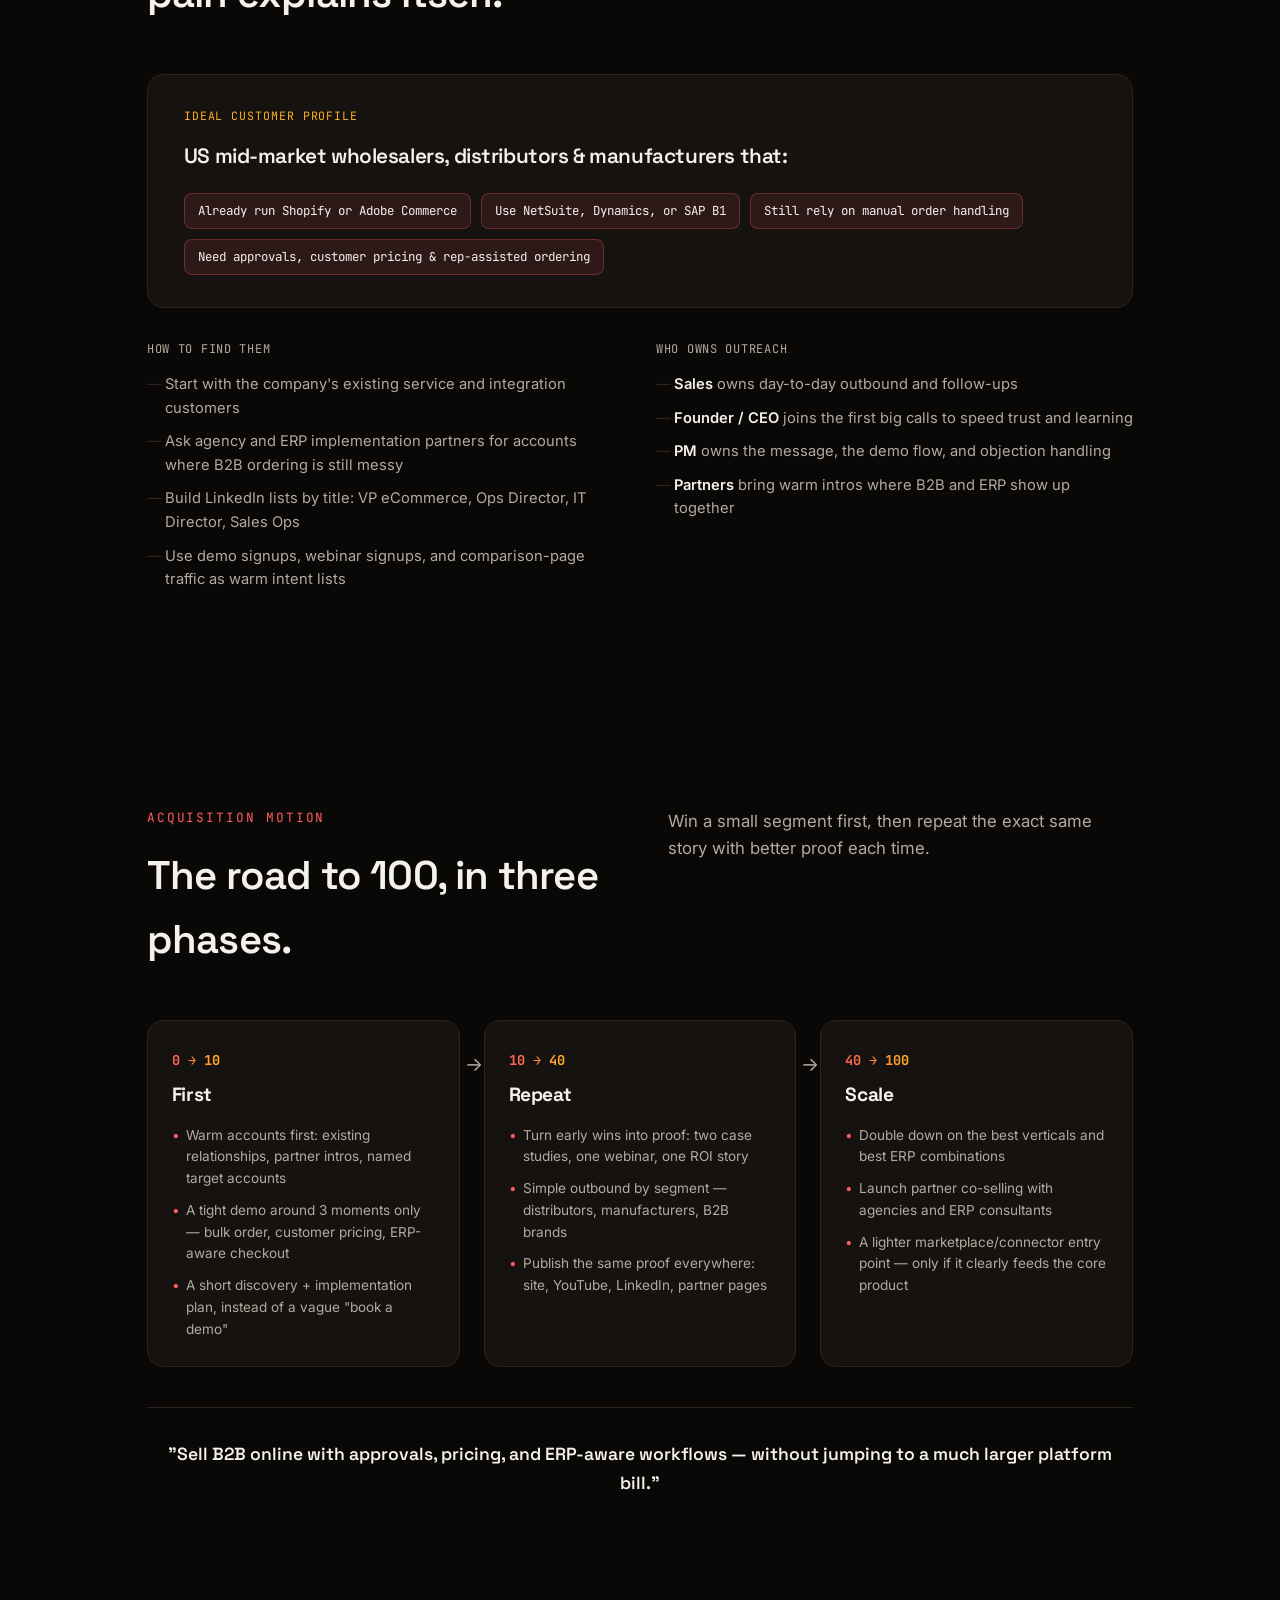
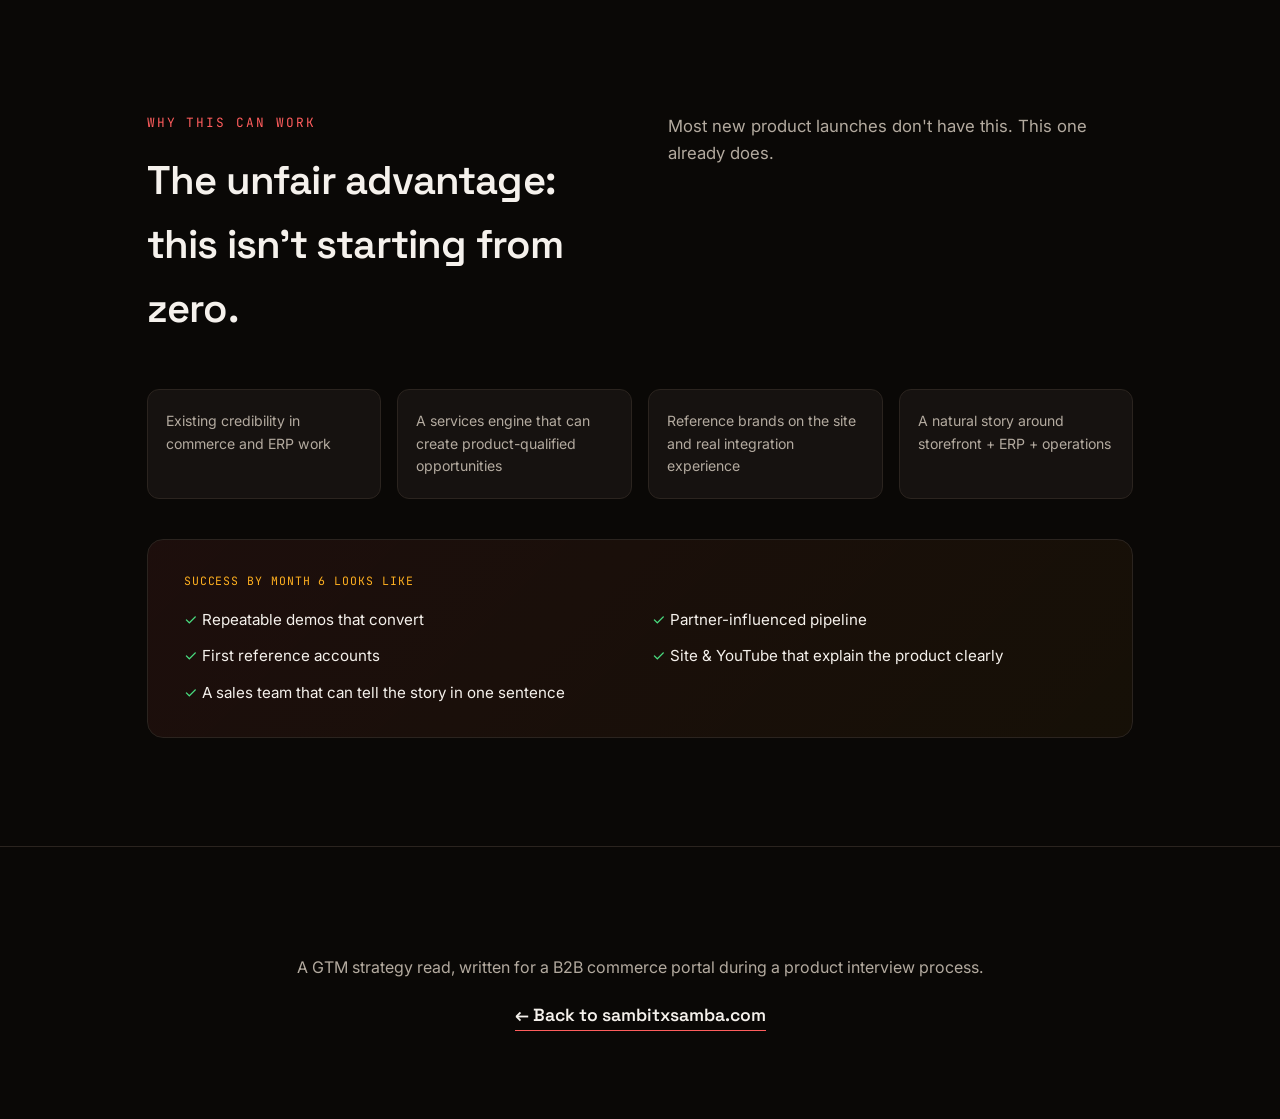
<file: docs/i95dev-gtm/index.html>
<!DOCTYPE html>
<html lang="en">
<head>
<meta charset="UTF-8">
<meta name="viewport" content="width=device-width, initial-scale=1.0">
<title>Road to 100 — A GTM Read — Sambit</title>
<meta name="description" content="A go-to-market strategy read for a B2B commerce portal: fix the story, show the product in motion, target one wedge, and get to the first 100 customers in three phases.">
<link rel="icon" type="image/svg+xml" href="favicon.svg">
<link rel="preconnect" href="https://fonts.googleapis.com">
<link rel="preconnect" href="https://fonts.gstatic.com" crossorigin>
<link href="https://fonts.googleapis.com/css2?family=Space+Grotesk:wght@500;600;700&family=Inter:wght@400;500;600&family=JetBrains+Mono:wght@400;500&display=swap" rel="stylesheet">
<link rel="stylesheet" href="style.css">
</head>
<body>

<div class="glow glow-1"></div>
<div class="glow glow-2"></div>

<nav class="nav">
  <a href="https://www.sambitxsamba.com" class="nav-back">← sambitxsamba.com</a>
  <div class="nav-links">
    <a href="#hero">Intro</a>
    <a href="#read">The Read</a>
    <a href="#gap">The Gap</a>
    <a href="#wedge">The Wedge</a>
    <a href="#roadmap">Road to 100</a>
  </div>
  <span class="nav-tag">CASE STUDY 03</span>
</nav>

<header class="hero" id="hero">
  <p class="eyebrow">GO-TO-MARKET READ</p>
  <h1>Zero to 100 customers.<br>Not louder outreach —<br><span class="grad">a sharper story.</span></h1>
  <p class="hero-sub">
    A B2B commerce portal had the product. It didn't have the story, the proof, or the wedge.
    This is my read on how to fix that and get to 100 paying logos — in three phases, not one big push.
  </p>
  <div class="hero-stats">
    <div class="stat"><span class="stat-num" data-count="100">0</span><span class="stat-label">target customers</span></div>
    <div class="stat"><span class="stat-num" data-count="3">0</span><span class="stat-label">GTM phases</span></div>
    <div class="stat"><span class="stat-num" data-count="30">0</span><span class="stat-label">day foundation sprint</span></div>
    <div class="stat"><span class="stat-num" data-count="6">0</span><span class="stat-label">months to repeatable pipeline</span></div>
  </div>
  <div class="scroll-cue">scroll<span>↓</span></div>
</header>

<section class="section read" id="read">
  <div class="section-head">
    <div class="section-head-left">
      <p class="kicker">THE READ</p>
      <h2>Before growth tactics, get the story straight.</h2>
    </div>
    <p class="lede">
      I'm treating this as a working assumption, because the current product page doesn't make the
      story obvious in the first few seconds — and if I can't get it in five seconds, neither can a
      buyer scanning past it.
    </p>
  </div>

  <div class="read-grid">
    <div class="read-card">
      <p class="read-label">WHO IT'S FOR</p>
      <p>Wholesalers, distributors, manufacturers and B2B brands already selling through Shopify or Adobe Commerce who need better ordering, account management, and approvals.</p>
    </div>
    <div class="read-card">
      <p class="read-label">WHAT PAIN IT SOLVES</p>
      <p>Too many phone, email, and rep-led orders. Pricing nobody can manage cleanly. Buyers who can't self-serve. ERP sync that's broken, manual, or missing entirely.</p>
    </div>
    <div class="read-card">
      <p class="read-label">WHY SOMEONE BUYS IT</p>
      <p>The core B2B features, without paying for a much larger platform move — plus ERP-linked workflows most alternatives can't touch.</p>
    </div>
  </div>

  <div class="positioning">
    <p class="positioning-kicker">PLAIN-ENGLISH POSITIONING LINE</p>
    <p class="positioning-line">
      "This B2B Commerce Portal helps a seller turn a regular store into a usable B2B ordering
      portal — customer pricing, approvals, quick order flows, and ERP-aware operations."
    </p>
  </div>
</section>

<section class="section gap" id="gap">
  <div class="section-head">
    <div class="section-head-left">
      <p class="kicker">THE GAP</p>
      <h2>Why demand leaks before it ever reaches sales.</h2>
    </div>
    <p class="lede">
      Before spending hard on outreach, fix the product story and the website journey — otherwise
      every dollar of outreach just fills a leaky top of funnel.
    </p>
  </div>

  <div class="gap-grid">
    <div class="gap-col">
      <p class="gap-col-label bad">WHAT'S LEAKING DEMAND TODAY</p>
      <ul class="gap-list">
        <li>The headline sells platform names, not the buyer's job to be done</li>
        <li>The feature area reads like a PRD, not a product story</li>
        <li>No quick visual proof of what problems actually get solved</li>
        <li>The page creates interest, but never urgency</li>
      </ul>
    </div>
    <div class="gap-col">
      <p class="gap-col-label good">HIGHEST-IMPACT FIXES</p>
      <ul class="gap-list">
        <li>Make the CTA go somewhere useful — calendar booking, instant demo, or a short form with a real next step</li>
        <li>Show the product in motion: quick order, account roles, approvals, quotes, checkout with terms</li>
        <li>Turn every major feature into a 20–45 second mini demo, on the site and on YouTube</li>
      </ul>
    </div>
  </div>

  <div class="launch-fast">
    <p class="launch-fast-label">CONTENT I'D LAUNCH FAST</p>
    <div class="launch-tags">
      <span>3 short YouTube demos</span>
      <span>3 customer story clips</span>
      <span>1 comparison page vs. Shopify Plus / Adobe B2B</span>
      <span>LinkedIn posts with screenshots, not text walls</span>
      <span>A podcast series with eCommerce operators & ERP partners</span>
    </div>
  </div>
</section>

<section class="section wedge" id="wedge">
  <div class="section-head">
    <div class="section-head-left">
      <p class="kicker">THE FIRST WEDGE</p>
      <h2>Don't chase the whole market. Start where the pain explains itself.</h2>
    </div>
    <p class="lede">
      One narrow customer group, chosen because the pain is easiest to explain and easiest to demo —
      not because it's the biggest addressable market on a slide.
    </p>
  </div>

  <div class="icp-card">
    <p class="icp-kicker">IDEAL CUSTOMER PROFILE</p>
    <h3>US mid-market wholesalers, distributors &amp; manufacturers that:</h3>
    <div class="icp-tags">
      <span>Already run Shopify or Adobe Commerce</span>
      <span>Use NetSuite, Dynamics, or SAP B1</span>
      <span>Still rely on manual order handling</span>
      <span>Need approvals, customer pricing &amp; rep-assisted ordering</span>
    </div>
  </div>

  <div class="find-owns">
    <div class="fo-col">
      <p class="fo-label">HOW TO FIND THEM</p>
      <ul>
        <li>Start with the company's existing service and integration customers</li>
        <li>Ask agency and ERP implementation partners for accounts where B2B ordering is still messy</li>
        <li>Build LinkedIn lists by title: VP eCommerce, Ops Director, IT Director, Sales Ops</li>
        <li>Use demo signups, webinar signups, and comparison-page traffic as warm intent lists</li>
      </ul>
    </div>
    <div class="fo-col">
      <p class="fo-label">WHO OWNS OUTREACH</p>
      <ul>
        <li><b>Sales</b> owns day-to-day outbound and follow-ups</li>
        <li><b>Founder / CEO</b> joins the first big calls to speed trust and learning</li>
        <li><b>PM</b> owns the message, the demo flow, and objection handling</li>
        <li><b>Partners</b> bring warm intros where B2B and ERP show up together</li>
      </ul>
    </div>
  </div>
</section>

<section class="section roadmap" id="roadmap">
  <div class="section-head">
    <div class="section-head-left">
      <p class="kicker">ACQUISITION MOTION</p>
      <h2>The road to 100, in three phases.</h2>
    </div>
    <p class="lede">
      Win a small segment first, then repeat the exact same story with better proof each time.
    </p>
  </div>

  <div class="phases">
    <div class="phase">
      <p class="phase-range">0 → 10</p>
      <h4>First</h4>
      <ul>
        <li>Warm accounts first: existing relationships, partner intros, named target accounts</li>
        <li>A tight demo around 3 moments only — bulk order, customer pricing, ERP-aware checkout</li>
        <li>A short discovery + implementation plan, instead of a vague "book a demo"</li>
      </ul>
    </div>
    <div class="phase">
      <p class="phase-range">10 → 40</p>
      <h4>Repeat</h4>
      <ul>
        <li>Turn early wins into proof: two case studies, one webinar, one ROI story</li>
        <li>Simple outbound by segment — distributors, manufacturers, B2B brands</li>
        <li>Publish the same proof everywhere: site, YouTube, LinkedIn, partner pages</li>
      </ul>
    </div>
    <div class="phase">
      <p class="phase-range">40 → 100</p>
      <h4>Scale</h4>
      <ul>
        <li>Double down on the best verticals and best ERP combinations</li>
        <li>Launch partner co-selling with agencies and ERP consultants</li>
        <li>A lighter marketplace/connector entry point — only if it clearly feeds the core product</li>
      </ul>
    </div>
  </div>

  <p class="sales-strap">"Sell B2B online with approvals, pricing, and ERP-aware workflows — without jumping to a much larger platform bill."</p>
</section>

<section class="section close">
  <div class="section-head">
    <div class="section-head-left">
      <p class="kicker">WHY THIS CAN WORK</p>
      <h2>The unfair advantage: this isn't starting from zero.</h2>
    </div>
    <p class="lede">
      Most new product launches don't have this. This one already does.
    </p>
  </div>

  <div class="asset-grid">
    <div class="asset-card">Existing credibility in commerce and ERP work</div>
    <div class="asset-card">A services engine that can create product-qualified opportunities</div>
    <div class="asset-card">Reference brands on the site and real integration experience</div>
    <div class="asset-card">A natural story around storefront + ERP + operations</div>
  </div>

  <div class="month6">
    <p class="month6-kicker">SUCCESS BY MONTH 6 LOOKS LIKE</p>
    <div class="month6-grid">
      <p>Repeatable demos that convert</p>
      <p>Partner-influenced pipeline</p>
      <p>First reference accounts</p>
      <p>Site &amp; YouTube that explain the product clearly</p>
      <p>A sales team that can tell the story in one sentence</p>
    </div>
  </div>
</section>

<footer class="footer">
  <p>A GTM strategy read, written for a B2B commerce portal during a product interview process.</p>
  <a href="https://www.sambitxsamba.com" class="footer-link">← Back to sambitxsamba.com</a>
</footer>

<script src="script.js"></script>
</body>
</html>
</file>
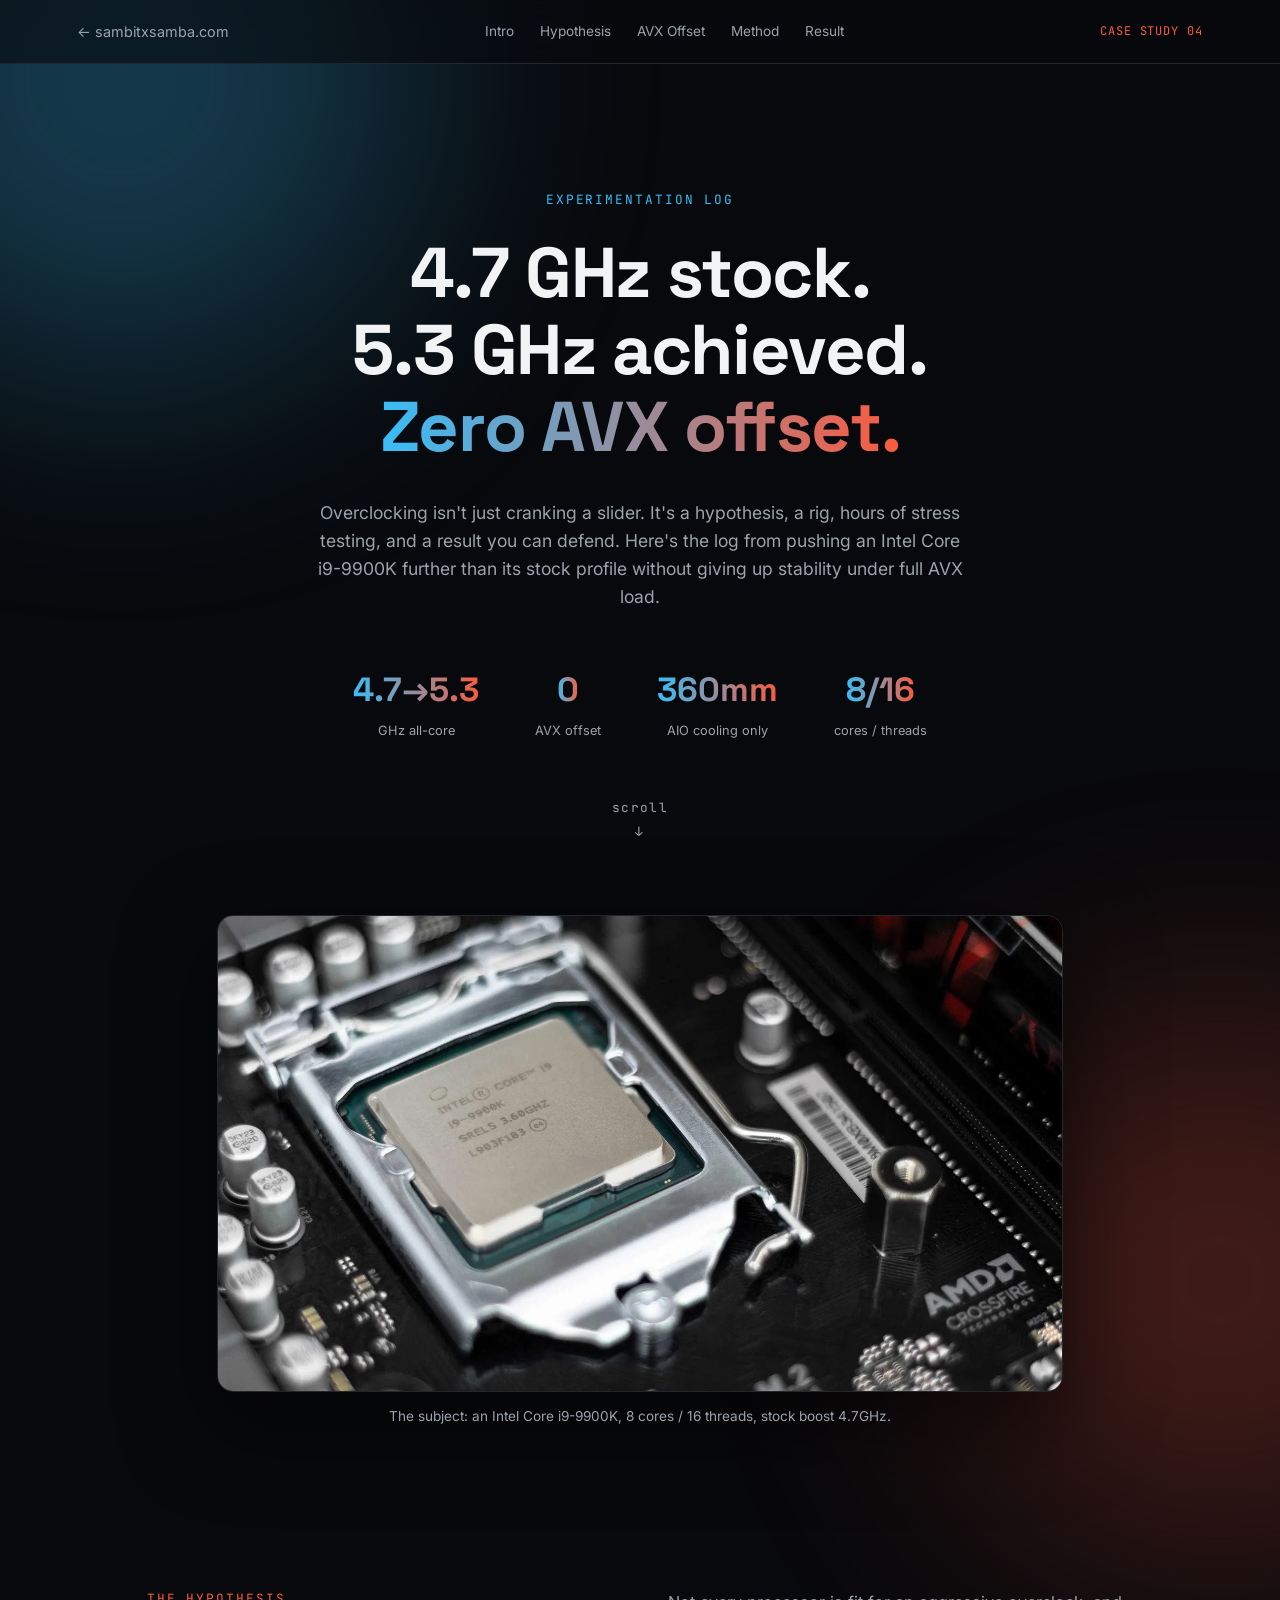
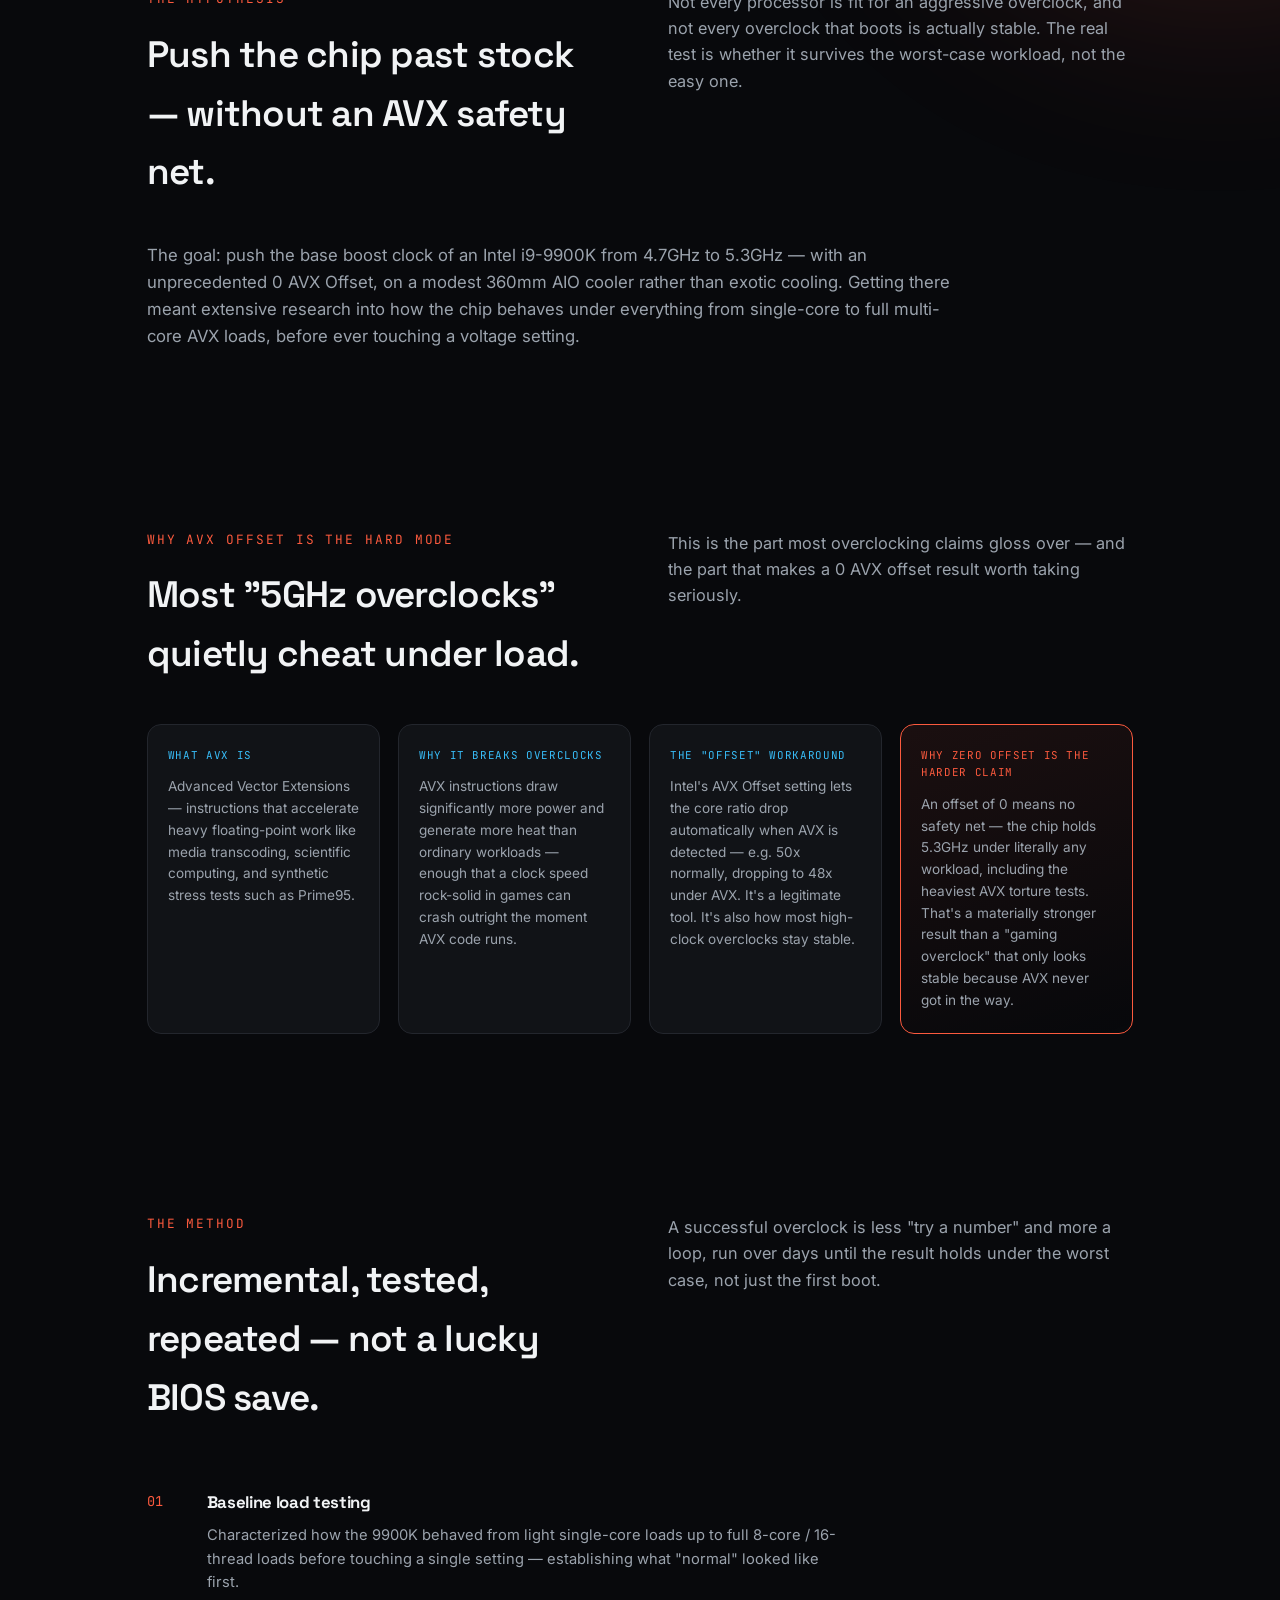
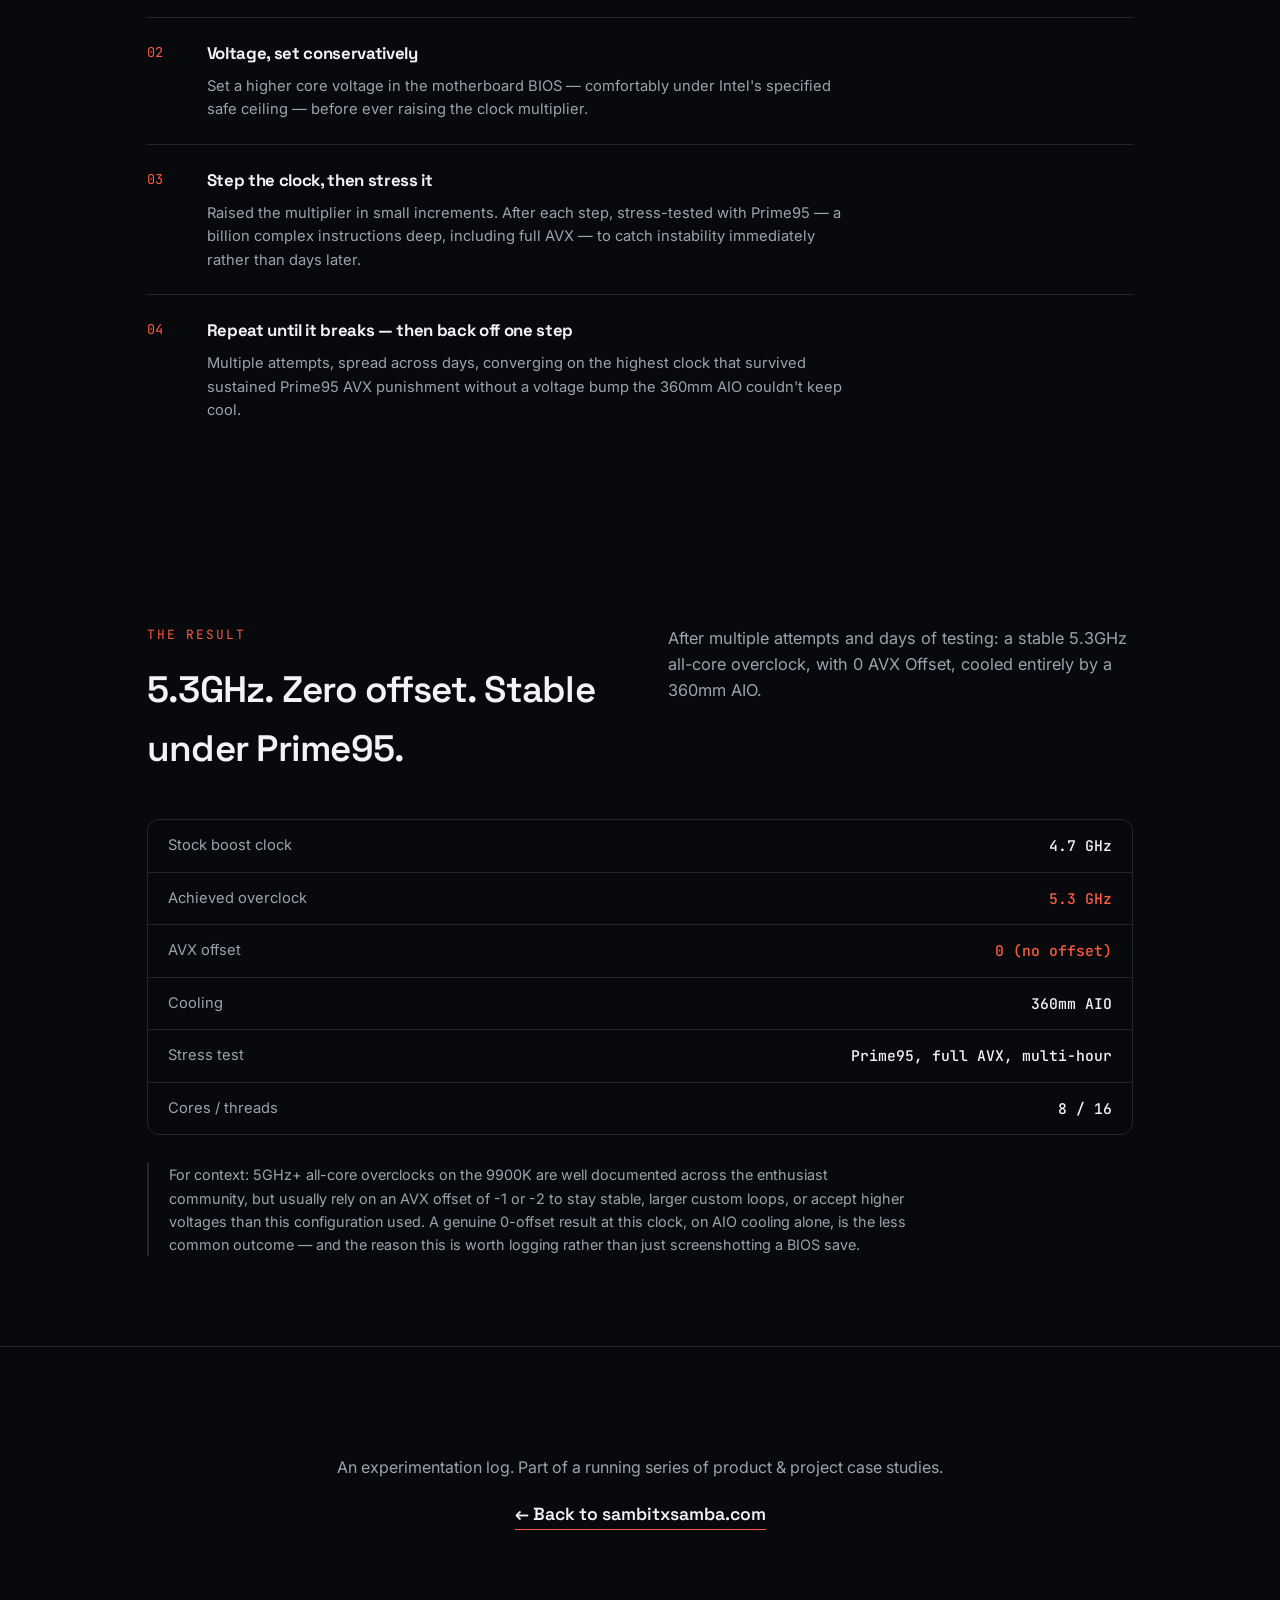
<file: docs/overclock/index.html>
<!DOCTYPE html>
<html lang="en">
<head>
<meta charset="UTF-8">
<meta name="viewport" content="width=device-width, initial-scale=1.0">
<title>4.7 to 5.3 GHz, Zero AVX Offset — Sambit</title>
<meta name="description" content="An overclocking experimentation log: pushing an Intel Core i9-9900K from 4.7GHz to a stable 5.3GHz with zero AVX offset, on a 360mm AIO cooler.">
<link rel="icon" type="image/svg+xml" href="favicon.svg">
<link rel="preconnect" href="https://fonts.googleapis.com">
<link rel="preconnect" href="https://fonts.gstatic.com" crossorigin>
<link href="https://fonts.googleapis.com/css2?family=Space+Grotesk:wght@500;600;700&family=Inter:wght@400;500;600&family=JetBrains+Mono:wght@400;500&display=swap" rel="stylesheet">
<link rel="stylesheet" href="style.css">
</head>
<body>

<div class="glow glow-1"></div>
<div class="glow glow-2"></div>

<nav class="nav">
  <a href="https://www.sambitxsamba.com" class="nav-back">← sambitxsamba.com</a>
  <div class="nav-links">
    <a href="#hero">Intro</a>
    <a href="#hypothesis">Hypothesis</a>
    <a href="#avx">AVX Offset</a>
    <a href="#method">Method</a>
    <a href="#result">Result</a>
  </div>
  <span class="nav-tag">CASE STUDY 04</span>
</nav>

<header class="hero" id="hero">
  <p class="eyebrow">EXPERIMENTATION LOG</p>
  <h1>4.7 GHz stock.<br>5.3 GHz achieved.<br><span class="grad">Zero AVX offset.</span></h1>
  <p class="hero-sub">
    Overclocking isn't just cranking a slider. It's a hypothesis, a rig, hours of stress testing,
    and a result you can defend. Here's the log from pushing an Intel Core i9-9900K further than
    its stock profile without giving up stability under full AVX load.
  </p>
  <div class="hero-stats">
    <div class="stat"><span class="stat-val">4.7→5.3</span><span class="stat-label">GHz all-core</span></div>
    <div class="stat"><span class="stat-val">0</span><span class="stat-label">AVX offset</span></div>
    <div class="stat"><span class="stat-val">360mm</span><span class="stat-label">AIO cooling only</span></div>
    <div class="stat"><span class="stat-val">8/16</span><span class="stat-label">cores / threads</span></div>
  </div>
  <div class="scroll-cue">scroll<span>↓</span></div>
</header>

<figure class="cpu-shot">
  <img src="img/cpu-hero.webp" alt="Intel Core i9-9900K seated in its LGA1151 socket" loading="lazy">
  <figcaption>The subject: an Intel Core i9-9900K, 8 cores / 16 threads, stock boost 4.7GHz.</figcaption>
</figure>

<section class="section hypothesis" id="hypothesis">
  <div class="section-head">
    <div class="section-head-left">
      <p class="kicker">THE HYPOTHESIS</p>
      <h2>Push the chip past stock — without an AVX safety net.</h2>
    </div>
    <p class="lede">
      Not every processor is fit for an aggressive overclock, and not every overclock that boots is
      actually stable. The real test is whether it survives the worst-case workload, not the easy one.
    </p>
  </div>
  <p class="hypothesis-text">
    The goal: push the base boost clock of an Intel i9-9900K from 4.7GHz to 5.3GHz — with an
    unprecedented 0 AVX Offset, on a modest 360mm AIO cooler rather than exotic cooling. Getting
    there meant extensive research into how the chip behaves under everything from single-core to
    full multi-core AVX loads, before ever touching a voltage setting.
  </p>
</section>

<section class="section avx" id="avx">
  <div class="section-head">
    <div class="section-head-left">
      <p class="kicker">WHY AVX OFFSET IS THE HARD MODE</p>
      <h2>Most "5GHz overclocks" quietly cheat under load.</h2>
    </div>
    <p class="lede">
      This is the part most overclocking claims gloss over — and the part that makes a 0 AVX
      offset result worth taking seriously.
    </p>
  </div>
  <div class="avx-grid">
    <div class="avx-card">
      <p class="avx-label">WHAT AVX IS</p>
      <p>Advanced Vector Extensions — instructions that accelerate heavy floating-point work like media transcoding, scientific computing, and synthetic stress tests such as Prime95.</p>
    </div>
    <div class="avx-card">
      <p class="avx-label">WHY IT BREAKS OVERCLOCKS</p>
      <p>AVX instructions draw significantly more power and generate more heat than ordinary workloads — enough that a clock speed rock-solid in games can crash outright the moment AVX code runs.</p>
    </div>
    <div class="avx-card">
      <p class="avx-label">THE "OFFSET" WORKAROUND</p>
      <p>Intel's AVX Offset setting lets the core ratio drop automatically when AVX is detected — e.g. 50x normally, dropping to 48x under AVX. It's a legitimate tool. It's also how most high-clock overclocks stay stable.</p>
    </div>
    <div class="avx-card highlight">
      <p class="avx-label">WHY ZERO OFFSET IS THE HARDER CLAIM</p>
      <p>An offset of 0 means no safety net — the chip holds 5.3GHz under literally any workload, including the heaviest AVX torture tests. That's a materially stronger result than a "gaming overclock" that only looks stable because AVX never got in the way.</p>
    </div>
  </div>
</section>

<section class="section method" id="method">
  <div class="section-head">
    <div class="section-head-left">
      <p class="kicker">THE METHOD</p>
      <h2>Incremental, tested, repeated — not a lucky BIOS save.</h2>
    </div>
    <p class="lede">
      A successful overclock is less "try a number" and more a loop, run over days until the
      result holds under the worst case, not just the first boot.
    </p>
  </div>
  <div class="log">
    <div class="log-entry">
      <span class="log-n">01</span>
      <div>
        <h4>Baseline load testing</h4>
        <p>Characterized how the 9900K behaved from light single-core loads up to full 8-core / 16-thread loads before touching a single setting — establishing what "normal" looked like first.</p>
      </div>
    </div>
    <div class="log-entry">
      <span class="log-n">02</span>
      <div>
        <h4>Voltage, set conservatively</h4>
        <p>Set a higher core voltage in the motherboard BIOS — comfortably under Intel's specified safe ceiling — before ever raising the clock multiplier.</p>
      </div>
    </div>
    <div class="log-entry">
      <span class="log-n">03</span>
      <div>
        <h4>Step the clock, then stress it</h4>
        <p>Raised the multiplier in small increments. After each step, stress-tested with Prime95 — a billion complex instructions deep, including full AVX — to catch instability immediately rather than days later.</p>
      </div>
    </div>
    <div class="log-entry">
      <span class="log-n">04</span>
      <div>
        <h4>Repeat until it breaks — then back off one step</h4>
        <p>Multiple attempts, spread across days, converging on the highest clock that survived sustained Prime95 AVX punishment without a voltage bump the 360mm AIO couldn't keep cool.</p>
      </div>
    </div>
  </div>
</section>

<section class="section result" id="result">
  <div class="section-head">
    <div class="section-head-left">
      <p class="kicker">THE RESULT</p>
      <h2>5.3GHz. Zero offset. Stable under Prime95.</h2>
    </div>
    <p class="lede">
      After multiple attempts and days of testing: a stable 5.3GHz all-core overclock, with 0 AVX
      Offset, cooled entirely by a 360mm AIO.
    </p>
  </div>
  <div class="result-table">
    <div class="result-row"><span>Stock boost clock</span><span>4.7 GHz</span></div>
    <div class="result-row"><span>Achieved overclock</span><span class="win">5.3 GHz</span></div>
    <div class="result-row"><span>AVX offset</span><span class="win">0 (no offset)</span></div>
    <div class="result-row"><span>Cooling</span><span>360mm AIO</span></div>
    <div class="result-row"><span>Stress test</span><span>Prime95, full AVX, multi-hour</span></div>
    <div class="result-row"><span>Cores / threads</span><span>8 / 16</span></div>
  </div>
  <p class="context-note">
    For context: 5GHz+ all-core overclocks on the 9900K are well documented across the enthusiast
    community, but usually rely on an AVX offset of -1 or -2 to stay stable, larger custom loops,
    or accept higher voltages than this configuration used. A genuine 0-offset result at this
    clock, on AIO cooling alone, is the less common outcome — and the reason this is worth logging
    rather than just screenshotting a BIOS save.
  </p>
</section>

<footer class="footer">
  <p>An experimentation log. Part of a running series of product &amp; project case studies.</p>
  <a href="https://www.sambitxsamba.com" class="footer-link">← Back to sambitxsamba.com</a>
</footer>

<script src="script.js"></script>
</body>
</html>
</file>
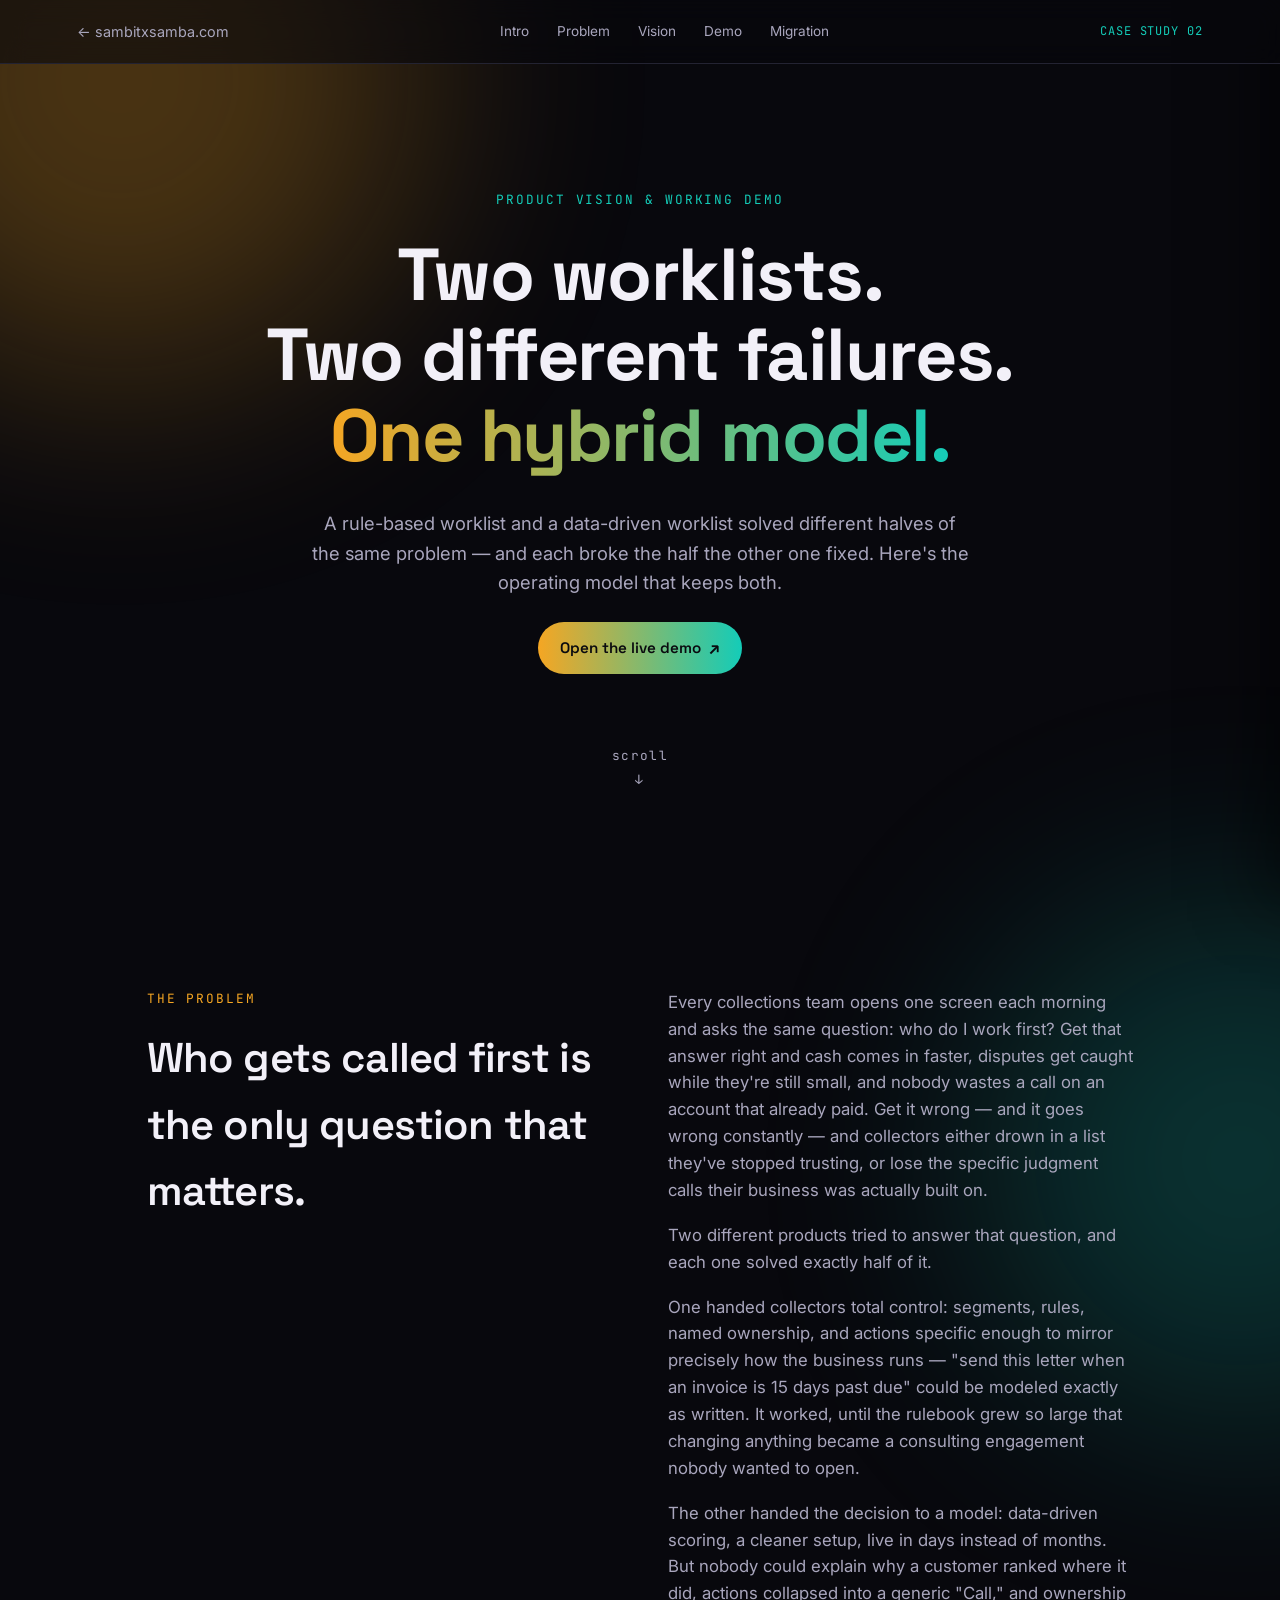
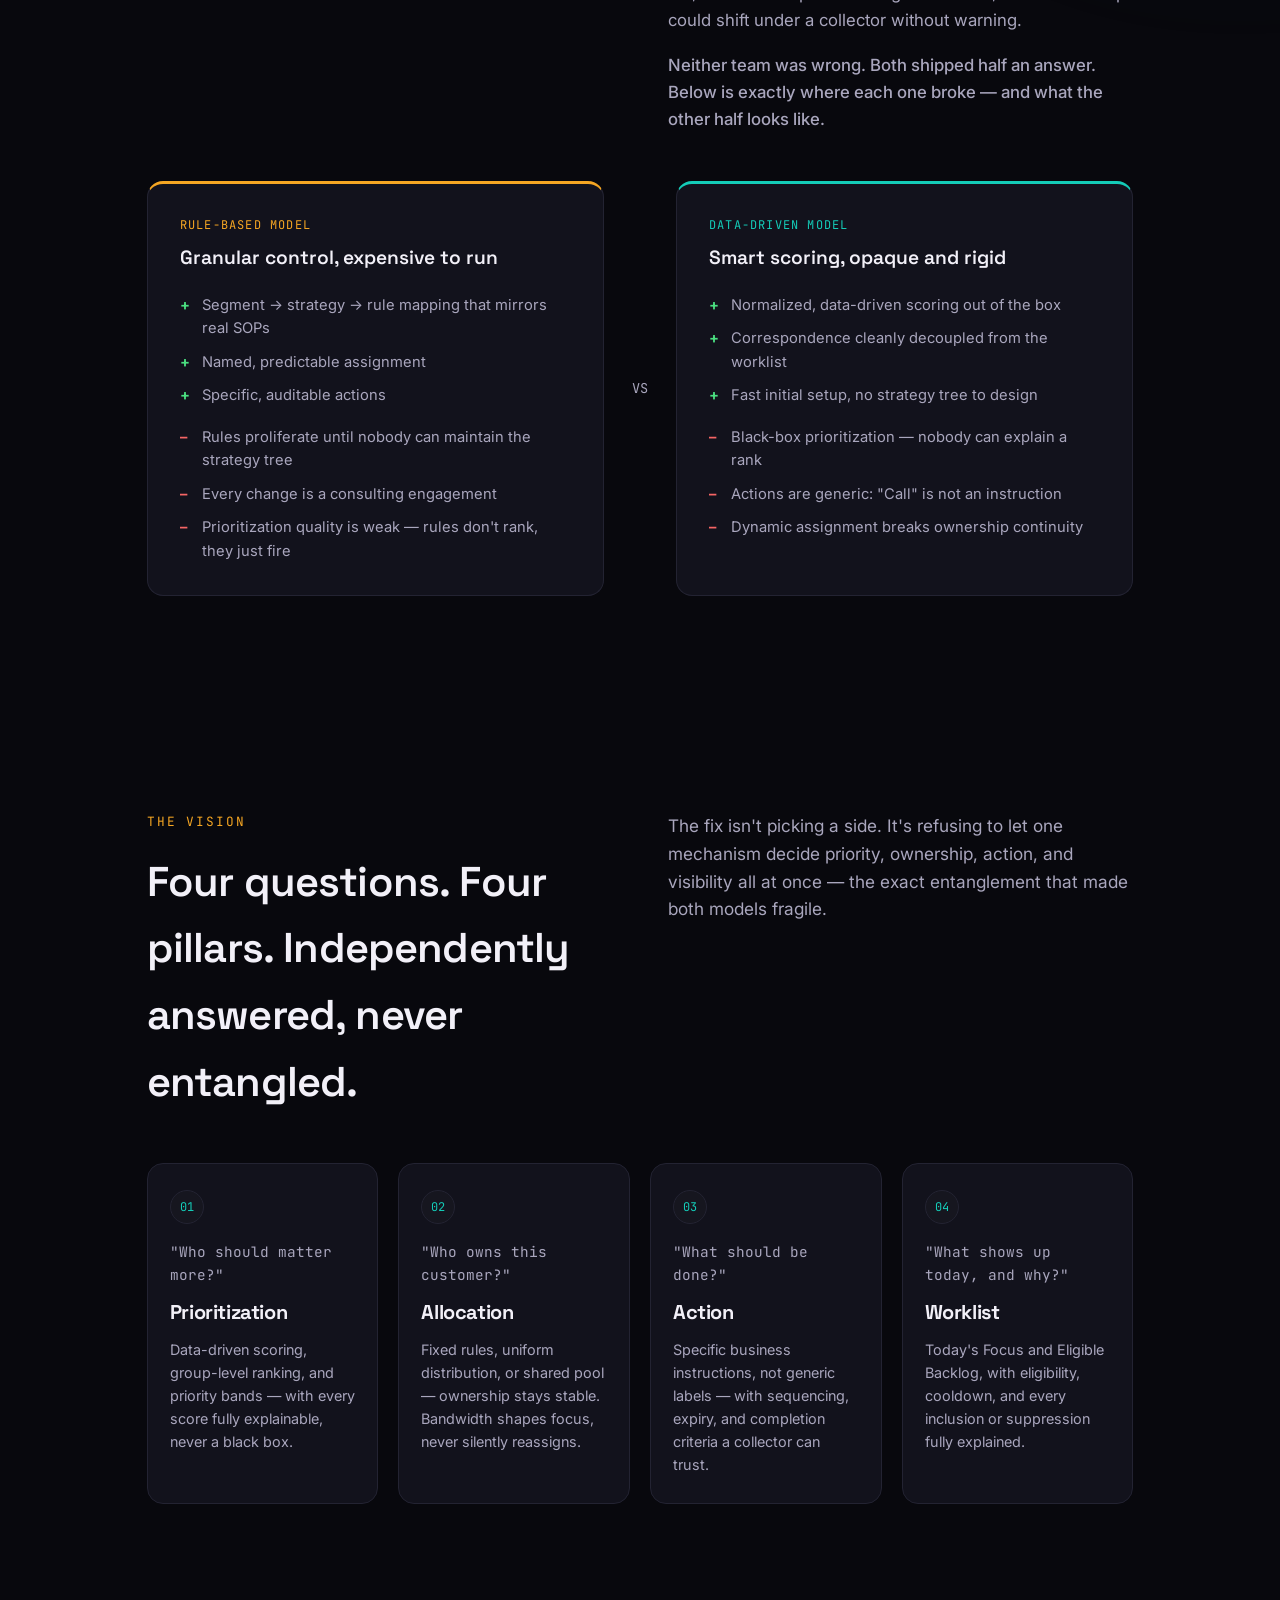
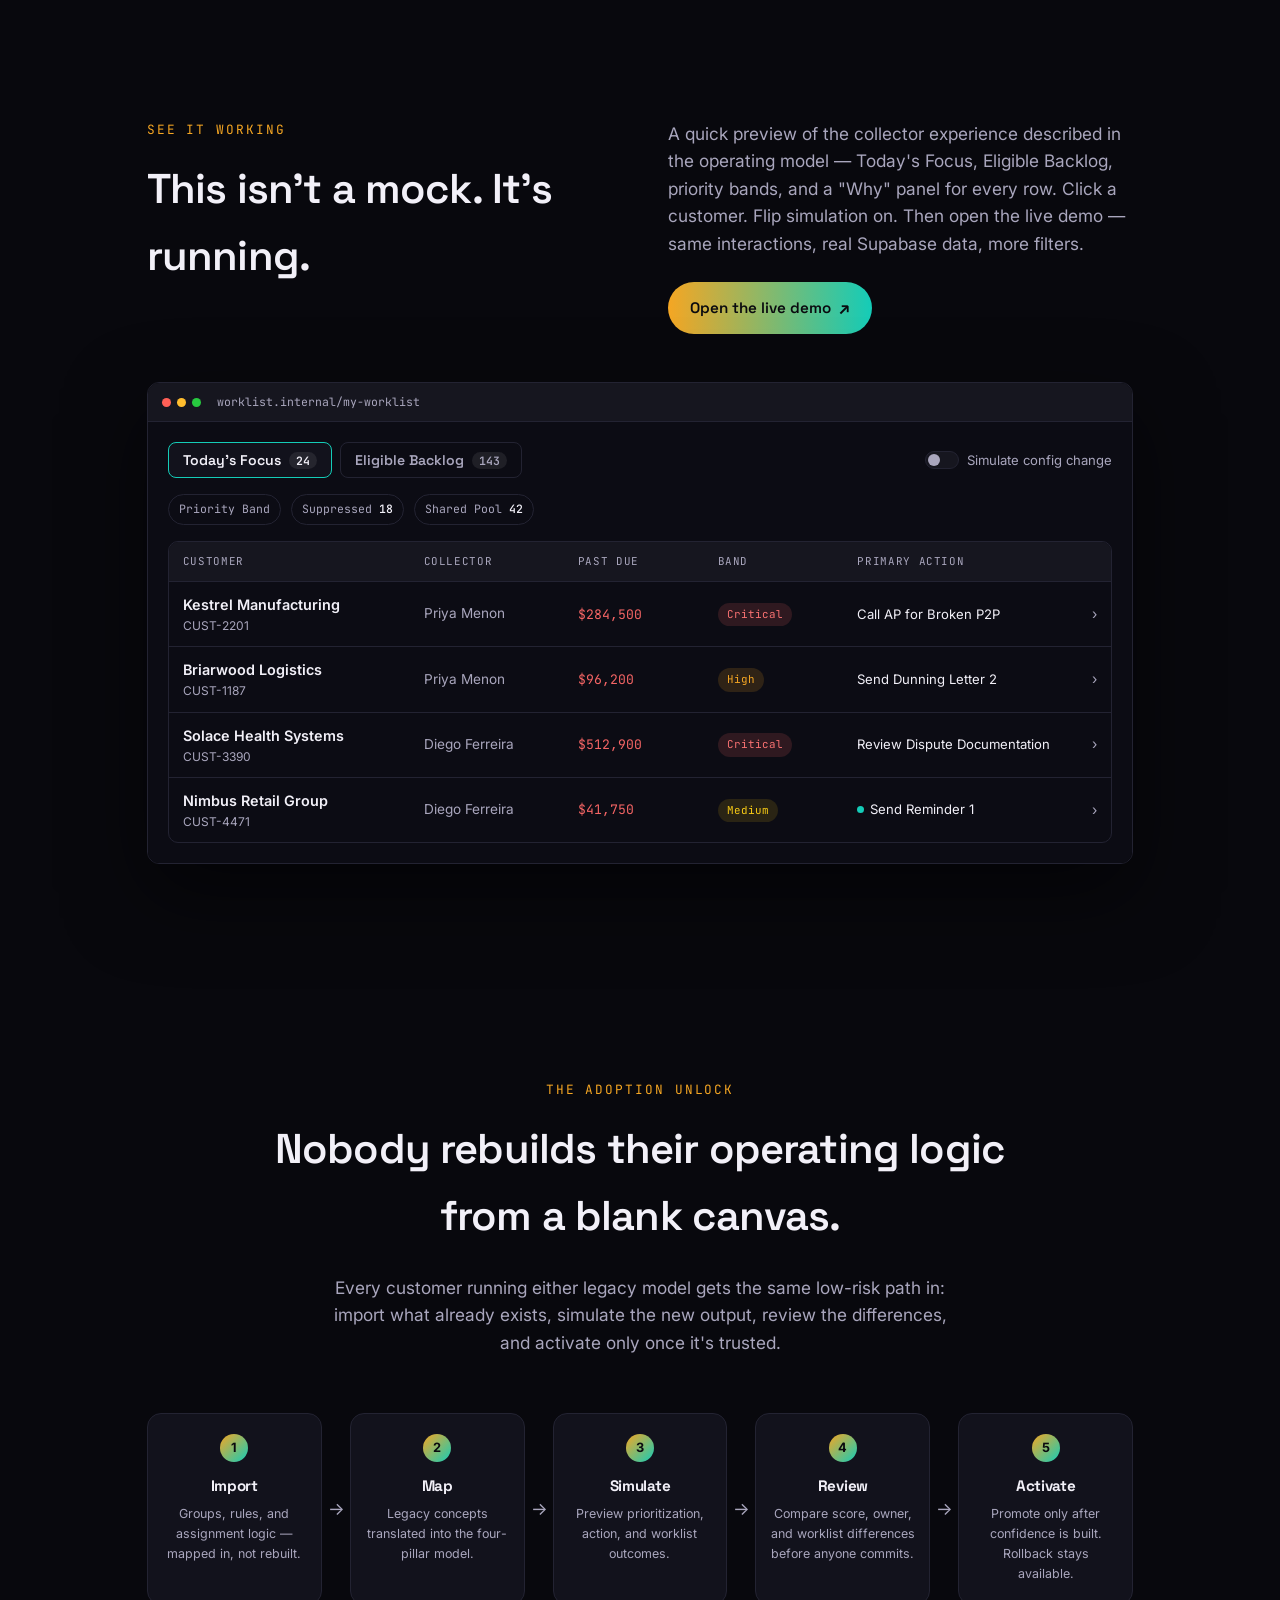
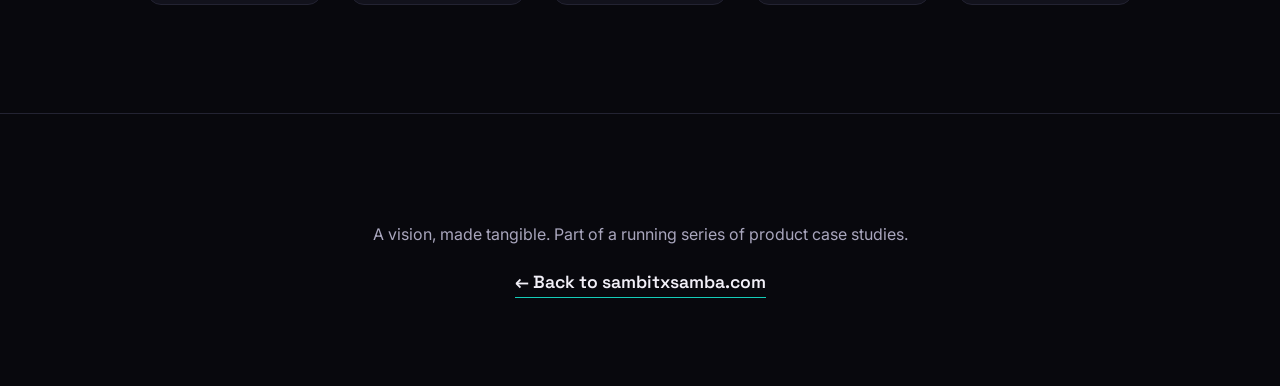
<file: docs/worklist-vision/index.html>
<!DOCTYPE html>
<html lang="en">
<head>
<meta charset="UTF-8">
<meta name="viewport" content="width=device-width, initial-scale=1.0">
<title>The Worklist Operating Model — Sambit</title>
<meta name="description" content="Two collections worklists, two different failures — and a hybrid operating model that keeps the control of one and the intelligence of the other. With a working demo.">
<link rel="icon" type="image/svg+xml" href="favicon.svg">
<link rel="preconnect" href="https://fonts.googleapis.com">
<link rel="preconnect" href="https://fonts.gstatic.com" crossorigin>
<link href="https://fonts.googleapis.com/css2?family=Space+Grotesk:wght@500;600;700&family=Inter:wght@400;500;600&family=JetBrains+Mono:wght@400;500&display=swap" rel="stylesheet">
<link rel="stylesheet" href="style.css">
</head>
<body>

<div class="glow glow-1"></div>
<div class="glow glow-2"></div>

<nav class="nav">
  <a href="https://www.sambitxsamba.com" class="nav-back">← sambitxsamba.com</a>
  <div class="nav-links">
    <a href="#hero">Intro</a>
    <a href="#problem">Problem</a>
    <a href="#vision">Vision</a>
    <a href="#demo">Demo</a>
    <a href="#migration">Migration</a>
  </div>
  <span class="nav-tag">CASE STUDY 02</span>
</nav>

<header class="hero" id="hero">
  <p class="eyebrow">PRODUCT VISION &amp; WORKING DEMO</p>
  <h1>Two worklists.<br>Two different failures.<br><span class="grad">One hybrid model.</span></h1>
  <p class="hero-sub">
    A rule-based worklist and a data-driven worklist solved different halves of the same problem —
    and each broke the half the other one fixed. Here's the operating model that keeps both.
  </p>
  <a href="app/" target="_blank" rel="noopener" class="open-app-btn hero-cta">Open the live demo <span>↗</span></a>
  <div class="scroll-cue">scroll<span>↓</span></div>
</header>

<section class="section problem" id="problem">
  <div class="section-head">
    <div class="section-head-left">
      <p class="kicker">THE PROBLEM</p>
      <h2>Who gets called first is the only question that matters.</h2>
    </div>
    <div class="story">
      <p>
        Every collections team opens one screen each morning and asks the same question: who do I
        work first? Get that answer right and cash comes in faster, disputes get caught while
        they're still small, and nobody wastes a call on an account that already paid. Get it wrong
        — and it goes wrong constantly — and collectors either drown in a list they've stopped
        trusting, or lose the specific judgment calls their business was actually built on.
      </p>
      <p>
        Two different products tried to answer that question, and each one solved exactly half of it.
      </p>
      <p>
        One handed collectors total control: segments, rules, named ownership, and actions specific
        enough to mirror precisely how the business runs — "send this letter when an invoice is 15
        days past due" could be modeled exactly as written. It worked, until the rulebook grew so
        large that changing anything became a consulting engagement nobody wanted to open.
      </p>
      <p>
        The other handed the decision to a model: data-driven scoring, a cleaner setup, live in days
        instead of months. But nobody could explain why a customer ranked where it did, actions
        collapsed into a generic "Call," and ownership could shift under a collector without warning.
      </p>
      <p class="story-turn">
        Neither team was wrong. Both shipped half an answer. Below is exactly where each one broke —
        and what the other half looks like.
      </p>
    </div>
  </div>

  <div class="compare">
    <div class="compare-card rule">
      <p class="compare-label">RULE-BASED MODEL</p>
      <p class="compare-sub">Granular control, expensive to run</p>
      <ul class="good">
        <li>Segment → strategy → rule mapping that mirrors real SOPs</li>
        <li>Named, predictable assignment</li>
        <li>Specific, auditable actions</li>
      </ul>
      <ul class="bad">
        <li>Rules proliferate until nobody can maintain the strategy tree</li>
        <li>Every change is a consulting engagement</li>
        <li>Prioritization quality is weak — rules don't rank, they just fire</li>
      </ul>
    </div>
    <div class="compare-vs">VS</div>
    <div class="compare-card data">
      <p class="compare-label">DATA-DRIVEN MODEL</p>
      <p class="compare-sub">Smart scoring, opaque and rigid</p>
      <ul class="good">
        <li>Normalized, data-driven scoring out of the box</li>
        <li>Correspondence cleanly decoupled from the worklist</li>
        <li>Fast initial setup, no strategy tree to design</li>
      </ul>
      <ul class="bad">
        <li>Black-box prioritization — nobody can explain a rank</li>
        <li>Actions are generic: "Call" is not an instruction</li>
        <li>Dynamic assignment breaks ownership continuity</li>
      </ul>
    </div>
  </div>
</section>

<section class="section vision" id="vision">
  <div class="section-head">
    <div class="section-head-left">
      <p class="kicker">THE VISION</p>
      <h2>Four questions. Four pillars. Independently answered, never entangled.</h2>
    </div>
    <p class="lede">
      The fix isn't picking a side. It's refusing to let one mechanism decide priority, ownership,
      action, and visibility all at once — the exact entanglement that made both models fragile.
    </p>
  </div>

  <div class="pillars">
    <div class="pillar" data-n="01">
      <p class="pillar-q">"Who should matter more?"</p>
      <h3>Prioritization</h3>
      <p>Data-driven scoring, group-level ranking, and priority bands — with every score fully explainable, never a black box.</p>
    </div>
    <div class="pillar" data-n="02">
      <p class="pillar-q">"Who owns this customer?"</p>
      <h3>Allocation</h3>
      <p>Fixed rules, uniform distribution, or shared pool — ownership stays stable. Bandwidth shapes focus, never silently reassigns.</p>
    </div>
    <div class="pillar" data-n="03">
      <p class="pillar-q">"What should be done?"</p>
      <h3>Action</h3>
      <p>Specific business instructions, not generic labels — with sequencing, expiry, and completion criteria a collector can trust.</p>
    </div>
    <div class="pillar" data-n="04">
      <p class="pillar-q">"What shows up today, and why?"</p>
      <h3>Worklist</h3>
      <p>Today's Focus and Eligible Backlog, with eligibility, cooldown, and every inclusion or suppression fully explained.</p>
    </div>
  </div>
</section>

<section class="section demo" id="demo">
  <div class="section-head">
    <div class="section-head-left">
      <p class="kicker">SEE IT WORKING</p>
      <h2>This isn't a mock. It's running.</h2>
    </div>
    <div>
      <p class="lede">
        A quick preview of the collector experience described in the operating model — Today's Focus,
        Eligible Backlog, priority bands, and a "Why" panel for every row. Click a customer. Flip
        simulation on. Then open the live demo — same interactions, real Supabase data, more filters.
      </p>
      <a href="app/" target="_blank" rel="noopener" class="open-app-btn">Open the live demo <span>↗</span></a>
    </div>
  </div>

  <div class="app-frame">
    <div class="shot-chrome"><span class="dot"></span><span class="dot"></span><span class="dot"></span><span class="shot-url">worklist.internal/my-worklist</span></div>

    <div id="worklist-app" class="wl-app">
      <div class="wl-topbar">
        <div class="wl-tabs">
          <button class="wl-tab active" data-tab="focus">Today's Focus <span class="wl-count">24</span></button>
          <button class="wl-tab" data-tab="backlog">Eligible Backlog <span class="wl-count">143</span></button>
        </div>
        <label class="wl-sim">
          <input type="checkbox" id="wl-sim-toggle">
          <span class="wl-sim-track"><span class="wl-sim-thumb"></span></span>
          Simulate config change
        </label>
      </div>

      <div class="wl-filters">
        <span class="wl-filter">Priority Band</span>
        <span class="wl-filter">Suppressed <b>18</b></span>
        <span class="wl-filter">Shared Pool <b>42</b></span>
      </div>

      <div class="wl-table">
        <div class="wl-row wl-row-head">
          <span>Customer</span><span>Collector</span><span>Past Due</span><span>Band</span><span>Primary Action</span><span></span>
        </div>
        <div id="wl-rows"></div>
      </div>
    </div>

    <div id="wl-why" class="wl-why">
      <div class="wl-why-head">
        <span>Why this row</span>
        <button id="wl-why-close">✕</button>
      </div>
      <div id="wl-why-body" class="wl-why-body"></div>
    </div>
  </div>
</section>

<section class="section migration" id="migration">
  <p class="kicker">THE ADOPTION UNLOCK</p>
  <h2>Nobody rebuilds their operating logic from a blank canvas.</h2>
  <p class="lede centered">
    Every customer running either legacy model gets the same low-risk path in: import what
    already exists, simulate the new output, review the differences, and activate only once
    it's trusted.
  </p>
  <div class="steps">
    <div class="step"><span class="step-n">1</span><h4>Import</h4><p>Groups, rules, and assignment logic — mapped in, not rebuilt.</p></div>
    <div class="step"><span class="step-n">2</span><h4>Map</h4><p>Legacy concepts translated into the four-pillar model.</p></div>
    <div class="step"><span class="step-n">3</span><h4>Simulate</h4><p>Preview prioritization, action, and worklist outcomes.</p></div>
    <div class="step"><span class="step-n">4</span><h4>Review</h4><p>Compare score, owner, and worklist differences before anyone commits.</p></div>
    <div class="step"><span class="step-n">5</span><h4>Activate</h4><p>Promote only after confidence is built. Rollback stays available.</p></div>
  </div>
</section>

<footer class="footer">
  <p>A vision, made tangible. Part of a running series of product case studies.</p>
  <a href="https://www.sambitxsamba.com" class="footer-link">← Back to sambitxsamba.com</a>
</footer>

<script src="script.js"></script>
</body>
</html>
</file>
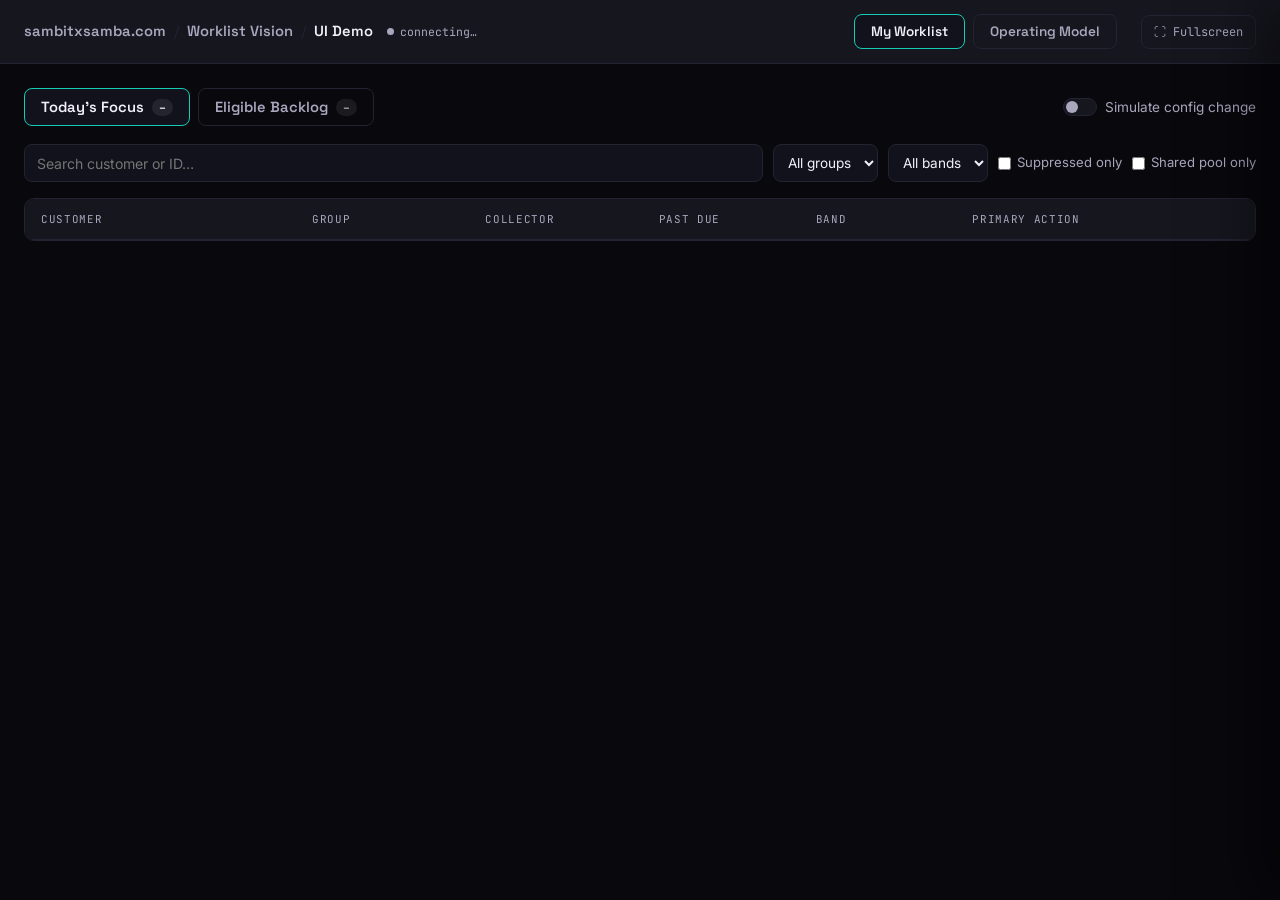
<file: docs/worklist-vision/app/index.html>
<!DOCTYPE html>
<html lang="en">
<head>
<meta charset="UTF-8">
<meta name="viewport" content="width=device-width, initial-scale=1.0">
<title>Worklist OS — Live Demo</title>
<meta name="description" content="A full, live-data rebuild of the hybrid collections worklist — real Supabase backend, real filtering, real Why panel.">
<link rel="icon" type="image/svg+xml" href="../favicon.svg">
<link rel="preconnect" href="https://fonts.googleapis.com">
<link rel="preconnect" href="https://fonts.gstatic.com" crossorigin>
<link href="https://fonts.googleapis.com/css2?family=Space+Grotesk:wght@500;600;700&family=Inter:wght@400;500;600&family=JetBrains+Mono:wght@400;500&display=swap" rel="stylesheet">
<link rel="stylesheet" href="app.css">
</head>
<body>

<div class="app-shell">
  <header class="topbar">
    <div class="topbar-left">
      <nav class="crumbs" aria-label="Breadcrumb">
        <a href="https://www.sambitxsamba.com" class="crumb">sambitxsamba.com</a>
        <span class="crumb-sep">/</span>
        <a href="../" class="crumb">Worklist Vision</a>
        <span class="crumb-sep">/</span>
        <span class="crumb current">UI Demo</span>
      </nav>
      <span class="live-dot" id="live-indicator">connecting…</span>
    </div>
    <nav class="toplevel-nav">
      <button class="toplevel-tab active" data-view="worklist">My Worklist</button>
      <button class="toplevel-tab" data-view="model">Operating Model</button>
    </nav>
    <button id="fullscreen-btn" class="fs-btn" title="Toggle fullscreen">⛶ Fullscreen</button>
  </header>

  <main id="view-worklist" class="view">
    <div class="wl-topbar">
      <div class="wl-tabs">
        <button class="wl-tab active" data-tab="focus">Today's Focus <span class="wl-count" id="count-focus">–</span></button>
        <button class="wl-tab" data-tab="backlog">Eligible Backlog <span class="wl-count" id="count-backlog">–</span></button>
      </div>
      <label class="wl-sim">
        <input type="checkbox" id="wl-sim-toggle">
        <span class="wl-sim-track"><span class="wl-sim-thumb"></span></span>
        Simulate config change
      </label>
    </div>

    <div class="wl-controls">
      <input id="wl-search" class="wl-search" type="text" placeholder="Search customer or ID…">
      <select id="wl-group-filter" class="wl-select">
        <option value="">All groups</option>
      </select>
      <select id="wl-band-filter" class="wl-select">
        <option value="">All bands</option>
        <option>Critical</option><option>High</option><option>Medium</option><option>Low</option>
      </select>
      <label class="wl-check"><input type="checkbox" id="wl-cooldown-filter"> Suppressed only</label>
      <label class="wl-check"><input type="checkbox" id="wl-shared-filter"> Shared pool only</label>
    </div>

    <div class="wl-table">
      <div class="wl-row wl-row-head">
        <span>Customer</span><span>Group</span><span>Collector</span><span>Past Due</span><span>Band</span><span>Primary Action</span><span></span>
      </div>
      <div id="wl-rows"></div>
      <div id="wl-empty" class="wl-empty" hidden>No customers match these filters.</div>
    </div>
  </main>

  <main id="view-model" class="view" hidden>
    <div class="model-grid">
      <section class="model-card">
        <p class="model-kicker">PILLAR 1 · PRIORITIZATION</p>
        <h3>"Who should matter more?"</h3>
        <p>Data-driven scoring per customer group. Default ranking mode is <b>Group-Level Rank</b> — sorted by ascending in-group rank, then by past-due amount as a tie-breaker.</p>
        <p class="model-note">Advanced option: Priority Band + Group Rank, for when groups use different scoring models and raw scores aren't comparable.</p>
      </section>
      <section class="model-card">
        <p class="model-kicker">PILLAR 2 · ALLOCATION</p>
        <h3>"Who owns this customer?"</h3>
        <p>Fixed assignment rules by default (region, customer class, company code). Unmatched customers fall back to Shared Pool rather than a forced, arbitrary owner.</p>
        <p class="model-note">Bandwidth shapes Today's Focus fill — it never silently reassigns ownership.</p>
      </section>
      <section class="model-card">
        <p class="model-kicker">PILLAR 3 · ACTION</p>
        <h3>"What should be done?"</h3>
        <p>Action Sequence Mode default: <b>Highest Eligible Action Wins</b> — the strongest matching action shows, even if earlier ones weren't completed.</p>
        <p class="model-note">Enterprise SOP-heavy customers can opt into Sequential Completion Required instead.</p>
      </section>
      <section class="model-card">
        <p class="model-kicker">PILLAR 4 · WORKLIST</p>
        <h3>"What shows up today, and why?"</h3>
        <p>Today's Focus runs <b>Full Portfolio with Focus Target</b> — the whole eligible, assigned portfolio stays visible, with the top portion flagged as focus.</p>
        <p class="model-note">Cooldown suppresses without hiding: suppressed customers stay visible and filterable in Eligible Backlog.</p>
      </section>
    </div>
    <p class="model-footer">This configuration view is read-only in the demo — in the real product, every value here is admin-editable with simulation before activation.</p>
  </main>
</div>

<div id="wl-why" class="wl-why">
  <div class="wl-why-head">
    <span>Why this row</span>
    <button id="wl-why-close">✕</button>
  </div>
  <div id="wl-why-body" class="wl-why-body"></div>
</div>

<script type="module" src="app.js"></script>
</body>
</html>
</file>
<file: docs/ai-native-pm-workflow/style.css>
:root{
  --bg:#08080d;
  --bg-2:#0d0d16;
  --ink:#f2f0f8;
  --ink-dim:#a9a6bd;
  --violet:#8b5cf6;
  --cyan:#22d3ee;
  --card:#12121c;
  --border:#232332;
}

*{margin:0;padding:0;box-sizing:border-box;}

html{scroll-behavior:smooth;scroll-padding-top:80px;}

body{
  background:var(--bg);
  color:var(--ink);
  font-family:'Inter',sans-serif;
  overflow-x:hidden;
  line-height:1.6;
}

h1,h2,h3{font-family:'Space Grotesk',sans-serif;letter-spacing:-0.02em;}

.grain{
  position:fixed;inset:0;pointer-events:none;z-index:2;opacity:0.035;
  background-image:url("data:image/svg+xml,%3Csvg xmlns='http://www.w3.org/2000/svg' width='120' height='120'%3E%3Cfilter id='n'%3E%3CfeTurbulence type='fractalNoise' baseFrequency='0.9' numOctaves='2' stitchTiles='stitch'/%3E%3C/filter%3E%3Crect width='100%25' height='100%25' filter='url(%23n)'/%3E%3C/svg%3E");
}

.glow{position:fixed;border-radius:50%;filter:blur(120px);pointer-events:none;z-index:0;opacity:0.35;}
.glow-1{width:600px;height:600px;background:var(--violet);top:-200px;left:-150px;}
.glow-2{width:500px;height:500px;background:var(--cyan);top:800px;right:-200px;opacity:0.2;}

.nav{
  position:sticky;top:0;z-index:10;
  display:flex;justify-content:space-between;align-items:center;
  padding:20px 6vw;
  backdrop-filter:blur(12px);
  background:rgba(8,8,13,0.6);
  border-bottom:1px solid var(--border);
}
.nav-back{color:var(--ink-dim);text-decoration:none;font-size:0.9rem;transition:color .2s;flex-shrink:0;}
.nav-back:hover{color:var(--ink);}
.nav-tag{font-family:'JetBrains Mono',monospace;font-size:0.75rem;color:var(--cyan);letter-spacing:0.08em;flex-shrink:0;}
.nav-links{display:flex;gap:28px;overflow-x:auto;scrollbar-width:none;flex:1;justify-content:center;}
.nav-links::-webkit-scrollbar{display:none;}
.nav-links a{
  color:var(--ink-dim);text-decoration:none;font-size:0.85rem;white-space:nowrap;
  transition:color .2s;
}
.nav-links a:hover{color:var(--ink);}

@media (max-width:700px){
  .nav-links{display:none;}
}

.hero{
  position:relative;z-index:1;
  padding:14vh 6vw 10vh;
  text-align:center;
  display:flex;flex-direction:column;align-items:center;
}
.eyebrow{
  font-family:'JetBrains Mono',monospace;
  color:var(--cyan);
  font-size:0.8rem;
  letter-spacing:0.15em;
  margin-bottom:24px;
}
.hero h1{
  font-size:clamp(2.4rem,7vw,5rem);
  font-weight:700;
  line-height:1.08;
}
.grad{
  background:linear-gradient(90deg,var(--violet),var(--cyan));
  -webkit-background-clip:text;background-clip:text;color:transparent;
}
.hero-sub{
  max-width:640px;
  margin:32px auto 0;
  color:var(--ink-dim);
  font-size:1.15rem;
}
.hero-stats{
  display:flex;gap:clamp(20px,5vw,64px);
  margin-top:64px;flex-wrap:wrap;justify-content:center;
}
.stat{display:flex;flex-direction:column;align-items:center;}
.stat-num{
  font-family:'Space Grotesk',sans-serif;
  font-size:clamp(2rem,4vw,2.8rem);
  font-weight:700;
  background:linear-gradient(90deg,var(--violet),var(--cyan));
  -webkit-background-clip:text;background-clip:text;color:transparent;
}
.stat-num::after{content:"+";}
.stat-label{color:var(--ink-dim);font-size:0.85rem;margin-top:4px;text-align:center;}

.scroll-cue{
  margin-top:80px;font-family:'JetBrains Mono',monospace;
  color:var(--ink-dim);font-size:0.8rem;letter-spacing:0.1em;
  display:flex;flex-direction:column;align-items:center;gap:4px;
  animation:bob 2s infinite ease-in-out;
}
@keyframes bob{0%,100%{transform:translateY(0);}50%{transform:translateY(8px);}}

.section{
  position:relative;z-index:1;
  max-width:1100px;margin:0 auto;
  padding:14vh 6vw;
}
.kicker{
  font-family:'JetBrains Mono',monospace;
  color:var(--violet);font-size:0.8rem;letter-spacing:0.15em;margin-bottom:16px;
}
.section h2{
  font-size:clamp(1.8rem,4vw,2.8rem);
  font-weight:600;margin-bottom:32px;
  max-width:800px;
}
.lede{color:var(--ink-dim);font-size:1.1rem;max-width:680px;}
.lede.centered{margin:0 auto 56px;text-align:center;}
.problem-grid{display:grid;grid-template-columns:1fr 1fr;gap:40px;}
.problem-grid .lede{max-width:none;}

@media (max-width:760px){
  .problem-grid{grid-template-columns:1fr;}
}

.stack-intro{color:var(--ink-dim);font-size:1.05rem;max-width:720px;margin-bottom:64px;}

.pipeline{position:relative;}
.pipeline-line{
  position:absolute;left:24px;top:0;width:2px;height:100%;
  stroke:url(#none);
}
.pipeline-line path{
  stroke:var(--border);stroke-width:2;fill:none;
}
.node{
  position:relative;
  padding-left:64px;
  padding-bottom:56px;
  opacity:0;transform:translateY(24px);
  transition:opacity .6s ease, transform .6s ease;
}
.node.visible{opacity:1;transform:translateY(0);}
.node::before{
  content:attr(data-n);
  position:absolute;left:0;top:0;
  width:48px;height:48px;
  border-radius:50%;
  background:var(--card);
  border:1px solid var(--border);
  display:flex;align-items:center;justify-content:center;
  font-family:'JetBrains Mono',monospace;font-size:0.85rem;color:var(--cyan);
  z-index:1;
}
.node.visible::before{
  border-color:var(--violet);
  box-shadow:0 0 24px rgba(139,92,246,0.5);
}
.node-head{display:flex;align-items:baseline;gap:14px;margin-bottom:10px;flex-wrap:wrap;}
.node-tool{font-family:'Space Grotesk',sans-serif;font-weight:600;font-size:1.4rem;}
.node-role{
  font-family:'JetBrains Mono',monospace;font-size:0.75rem;
  color:var(--ink-dim);letter-spacing:0.05em;
  padding:3px 10px;border:1px solid var(--border);border-radius:999px;
}
.node p{color:var(--ink-dim);max-width:600px;}

.node.has-img{
  display:flex;align-items:flex-start;gap:40px;flex-wrap:wrap;
}
.node.has-img .node-text{flex:1 1 320px;}
.node-shot{
  flex:1 1 360px;max-width:440px;
  border-radius:10px;overflow:hidden;
  border:1px solid var(--border);
  background:#000;
  box-shadow:0 20px 60px rgba(0,0,0,0.5);
  transition:transform .3s ease, border-color .3s ease;
}
.node.visible .node-shot:hover{transform:translateY(-4px);border-color:var(--violet);}
.node-shot img{display:block;width:100%;height:auto;}
.shot-chrome{
  display:flex;align-items:center;gap:6px;
  padding:9px 12px;background:#16161f;border-bottom:1px solid var(--border);min-width:0;
}
.shot-chrome .dot{width:9px;height:9px;border-radius:50%;background:#3a3a48;flex-shrink:0;}
.shot-chrome .dot:nth-child(1){background:#ff5f56;}
.shot-chrome .dot:nth-child(2){background:#ffbd2e;}
.shot-chrome .dot:nth-child(3){background:#27c93f;}
.shot-url{
  margin-left:10px;font-family:'JetBrains Mono',monospace;font-size:0.7rem;color:var(--ink-dim);
  overflow:hidden;text-overflow:ellipsis;white-space:nowrap;background:none;height:auto;border-radius:0;
  flex:1;min-width:0;
}

@media (max-width:820px){
  .node.has-img{gap:20px;}
}

.mock{padding:20px;min-height:140px;display:flex;flex-direction:column;justify-content:center;gap:8px;}

.mock-terminal{
  font-family:'JetBrains Mono',monospace;font-size:0.82rem;
  background:#0b0b12;
}
.mock-terminal p{margin:0;color:var(--ink);}
.mock-prompt{color:var(--cyan);margin-right:6px;}
.mock-dim{color:var(--ink-dim);}
.mock-ok{color:#4ade80;}
.mock-ok .mock-dim{color:#4ade8090;}

.mock-chat{background:#0b0b12;gap:12px;}
.bubble{
  font-size:0.85rem;line-height:1.5;
  padding:10px 14px;border-radius:12px;max-width:88%;
}
.bubble code{
  font-family:'JetBrains Mono',monospace;font-size:0.8em;
  background:rgba(255,255,255,0.08);padding:1px 5px;border-radius:4px;
}
.bubble-user{
  align-self:flex-end;
  background:rgba(139,92,246,0.18);color:var(--ink);
  border-bottom-right-radius:3px;
}
.bubble-claude{
  align-self:flex-start;
  background:rgba(34,211,238,0.1);color:var(--ink);
  border-bottom-left-radius:3px;
}

.why-cards{
  display:grid;grid-template-columns:repeat(3,1fr);gap:24px;margin-top:16px;
}
.why-card{
  background:var(--card);border:1px solid var(--border);border-radius:16px;
  padding:32px 28px;
  transition:border-color .25s, transform .25s;
}
.why-card:hover{border-color:var(--violet);transform:translateY(-4px);}
.why-card h3{font-size:1.15rem;margin-bottom:12px;}
.why-card p{color:var(--ink-dim);font-size:0.95rem;}

@media (max-width:800px){
  .why-cards{grid-template-columns:1fr;}
}

.proof{
  text-align:center;
  background:linear-gradient(180deg,transparent,rgba(139,92,246,0.06),transparent);
}
.proof h2{margin-left:auto;margin-right:auto;}
.proof .lede{margin:0 auto;}

.tour{
  display:grid;grid-template-columns:1fr 1fr;gap:32px;
  margin-top:56px;text-align:left;
}
.tour-shot{
  border-radius:10px;overflow:hidden;
  border:1px solid var(--border);
  background:#000;
  box-shadow:0 20px 60px rgba(0,0,0,0.5);
}
.tour-shot img{display:block;width:100%;height:auto;}
.tour-shot figcaption{
  padding:14px 16px;color:var(--ink-dim);font-size:0.9rem;
  border-top:1px solid var(--border);
}
@media (max-width:760px){
  .tour{grid-template-columns:1fr;}
}

.footer{
  position:relative;z-index:1;
  text-align:center;padding:12vh 6vw 10vh;
  border-top:1px solid var(--border);
}
.footer p{color:var(--ink-dim);margin-bottom:20px;}
.footer-link{
  color:var(--ink);text-decoration:none;font-family:'Space Grotesk',sans-serif;
  font-weight:600;font-size:1.1rem;
  border-bottom:1px solid var(--violet);
  padding-bottom:4px;
}
</file>
<file: docs/collections-workflow/style.css>
:root{
  --bg:#08080d;
  --bg-2:#0d0d16;
  --ink:#f2f0f8;
  --ink-dim:#a9a6bd;
  --violet:#8b5cf6;
  --cyan:#22d3ee;
  --card:#12121c;
  --border:#232332;
}

*{margin:0;padding:0;box-sizing:border-box;}

html{scroll-behavior:smooth;scroll-padding-top:80px;}

body{
  background:var(--bg);
  color:var(--ink);
  font-family:'Inter',sans-serif;
  overflow-x:hidden;
  line-height:1.6;
}

h1,h2,h3{font-family:'Space Grotesk',sans-serif;letter-spacing:-0.02em;}

.grain{
  position:fixed;inset:0;pointer-events:none;z-index:2;opacity:0.035;
  background-image:url("data:image/svg+xml,%3Csvg xmlns='http://www.w3.org/2000/svg' width='120' height='120'%3E%3Cfilter id='n'%3E%3CfeTurbulence type='fractalNoise' baseFrequency='0.9' numOctaves='2' stitchTiles='stitch'/%3E%3C/filter%3E%3Crect width='100%25' height='100%25' filter='url(%23n)'/%3E%3C/svg%3E");
}

.glow{position:fixed;border-radius:50%;filter:blur(120px);pointer-events:none;z-index:0;opacity:0.35;}
.glow-1{width:600px;height:600px;background:var(--violet);top:-200px;left:-150px;}
.glow-2{width:500px;height:500px;background:var(--cyan);top:800px;right:-200px;opacity:0.2;}

.nav{
  position:sticky;top:0;z-index:10;
  display:flex;justify-content:space-between;align-items:center;
  padding:20px 6vw;
  backdrop-filter:blur(12px);
  background:rgba(8,8,13,0.6);
  border-bottom:1px solid var(--border);
}
.nav-back{color:var(--ink-dim);text-decoration:none;font-size:0.9rem;transition:color .2s;}
.nav-back:hover{color:var(--ink);}
.nav-tag{font-family:'JetBrains Mono',monospace;font-size:0.75rem;color:var(--cyan);letter-spacing:0.08em;}

.hero{
  position:relative;z-index:1;
  padding:14vh 6vw 10vh;
  text-align:center;
  display:flex;flex-direction:column;align-items:center;
}
.eyebrow{
  font-family:'JetBrains Mono',monospace;
  color:var(--cyan);
  font-size:0.8rem;
  letter-spacing:0.15em;
  margin-bottom:24px;
}
.hero h1{
  font-size:clamp(2.4rem,7vw,5rem);
  font-weight:700;
  line-height:1.08;
}
.grad{
  background:linear-gradient(90deg,var(--violet),var(--cyan));
  -webkit-background-clip:text;background-clip:text;color:transparent;
}
.hero-sub{
  max-width:640px;
  margin:32px auto 0;
  color:var(--ink-dim);
  font-size:1.15rem;
}
.hero-stats{
  display:flex;gap:clamp(20px,5vw,64px);
  margin-top:64px;flex-wrap:wrap;justify-content:center;
}
.stat{display:flex;flex-direction:column;align-items:center;}
.stat-num{
  font-family:'Space Grotesk',sans-serif;
  font-size:clamp(2rem,4vw,2.8rem);
  font-weight:700;
  background:linear-gradient(90deg,var(--violet),var(--cyan));
  -webkit-background-clip:text;background-clip:text;color:transparent;
}
.stat-num::after{content:"+";}
.stat-label{color:var(--ink-dim);font-size:0.85rem;margin-top:4px;text-align:center;}

.scroll-cue{
  margin-top:80px;font-family:'JetBrains Mono',monospace;
  color:var(--ink-dim);font-size:0.8rem;letter-spacing:0.1em;
  display:flex;flex-direction:column;align-items:center;gap:4px;
  animation:bob 2s infinite ease-in-out;
}
@keyframes bob{0%,100%{transform:translateY(0);}50%{transform:translateY(8px);}}

.section{
  position:relative;z-index:1;
  max-width:1100px;margin:0 auto;
  padding:14vh 6vw;
}
.kicker{
  font-family:'JetBrains Mono',monospace;
  color:var(--violet);font-size:0.8rem;letter-spacing:0.15em;margin-bottom:16px;
}
.section h2{
  font-size:clamp(1.8rem,4vw,2.8rem);
  font-weight:600;margin-bottom:32px;
  max-width:800px;
}
.lede{color:var(--ink-dim);font-size:1.1rem;max-width:680px;}
.lede.centered{margin:0 auto 56px;text-align:center;}
.problem-grid{display:grid;grid-template-columns:1fr 1fr;gap:40px;}
.problem-grid .lede{max-width:none;}

@media (max-width:760px){
  .problem-grid{grid-template-columns:1fr;}
}

.stack-intro{color:var(--ink-dim);font-size:1.05rem;max-width:720px;margin-bottom:64px;}

.pipeline{position:relative;}
.pipeline-line{
  position:absolute;left:24px;top:0;width:2px;height:100%;
  stroke:url(#none);
}
.pipeline-line path{
  stroke:var(--border);stroke-width:2;fill:none;
}
.node{
  position:relative;
  padding-left:64px;
  padding-bottom:56px;
  opacity:0;transform:translateY(24px);
  transition:opacity .6s ease, transform .6s ease;
}
.node.visible{opacity:1;transform:translateY(0);}
.node::before{
  content:attr(data-n);
  position:absolute;left:0;top:0;
  width:48px;height:48px;
  border-radius:50%;
  background:var(--card);
  border:1px solid var(--border);
  display:flex;align-items:center;justify-content:center;
  font-family:'JetBrains Mono',monospace;font-size:0.85rem;color:var(--cyan);
  z-index:1;
}
.node.visible::before{
  border-color:var(--violet);
  box-shadow:0 0 24px rgba(139,92,246,0.5);
}
.node-head{display:flex;align-items:baseline;gap:14px;margin-bottom:10px;flex-wrap:wrap;}
.node-tool{font-family:'Space Grotesk',sans-serif;font-weight:600;font-size:1.4rem;}
.node-role{
  font-family:'JetBrains Mono',monospace;font-size:0.75rem;
  color:var(--ink-dim);letter-spacing:0.05em;
  padding:3px 10px;border:1px solid var(--border);border-radius:999px;
}
.node p{color:var(--ink-dim);max-width:600px;}

.node.has-img{
  display:flex;align-items:center;gap:40px;flex-wrap:wrap;
}
.node.has-img .node-text{flex:1 1 320px;}
.node-shot{
  flex:1 1 360px;max-width:440px;
  border-radius:10px;overflow:hidden;
  border:1px solid var(--border);
  background:#000;
  box-shadow:0 20px 60px rgba(0,0,0,0.5);
  transition:transform .3s ease, border-color .3s ease;
}
.node.visible .node-shot:hover{transform:translateY(-4px);border-color:var(--violet);}
.node-shot img{display:block;width:100%;height:auto;}
.shot-chrome{
  display:flex;align-items:center;gap:6px;
  padding:9px 12px;background:#16161f;border-bottom:1px solid var(--border);
}
.shot-chrome span{width:9px;height:9px;border-radius:50%;background:#3a3a48;}
.shot-chrome span:nth-child(1){background:#ff5f56;}
.shot-chrome span:nth-child(2){background:#ffbd2e;}
.shot-chrome span:nth-child(3){background:#27c93f;}
.shot-url{
  margin-left:10px;font-family:'JetBrains Mono',monospace;font-size:0.7rem;color:var(--ink-dim);
  overflow:hidden;text-overflow:ellipsis;white-space:nowrap;background:none;width:auto;height:auto;border-radius:0;
}

@media (max-width:820px){
  .node.has-img{gap:20px;}
}

.mock{padding:20px;min-height:140px;display:flex;flex-direction:column;justify-content:center;gap:8px;}

.mock-terminal{
  font-family:'JetBrains Mono',monospace;font-size:0.82rem;
  background:#0b0b12;
}
.mock-terminal p{margin:0;color:var(--ink);}
.mock-prompt{color:var(--cyan);margin-right:6px;}
.mock-dim{color:var(--ink-dim);}
.mock-ok{color:#4ade80;}
.mock-ok .mock-dim{color:#4ade8090;}

.mock-chat{background:#0b0b12;gap:12px;}
.bubble{
  font-size:0.85rem;line-height:1.5;
  padding:10px 14px;border-radius:12px;max-width:88%;
}
.bubble code{
  font-family:'JetBrains Mono',monospace;font-size:0.8em;
  background:rgba(255,255,255,0.08);padding:1px 5px;border-radius:4px;
}
.bubble-user{
  align-self:flex-end;
  background:rgba(139,92,246,0.18);color:var(--ink);
  border-bottom-right-radius:3px;
}
.bubble-claude{
  align-self:flex-start;
  background:rgba(34,211,238,0.1);color:var(--ink);
  border-bottom-left-radius:3px;
}

.why-cards{
  display:grid;grid-template-columns:repeat(3,1fr);gap:24px;margin-top:16px;
}
.why-card{
  background:var(--card);border:1px solid var(--border);border-radius:16px;
  padding:32px 28px;
  transition:border-color .25s, transform .25s;
}
.why-card:hover{border-color:var(--violet);transform:translateY(-4px);}
.why-card h3{font-size:1.15rem;margin-bottom:12px;}
.why-card p{color:var(--ink-dim);font-size:0.95rem;}

@media (max-width:800px){
  .why-cards{grid-template-columns:1fr;}
}

.proof{
  text-align:center;
  background:linear-gradient(180deg,transparent,rgba(139,92,246,0.06),transparent);
}
.proof h2{margin-left:auto;margin-right:auto;}
.proof .lede{margin:0 auto;}

.tour{
  display:grid;grid-template-columns:1fr 1fr;gap:32px;
  margin-top:56px;text-align:left;
}
.tour-shot{
  border-radius:10px;overflow:hidden;
  border:1px solid var(--border);
  background:#000;
  box-shadow:0 20px 60px rgba(0,0,0,0.5);
}
.tour-shot img{display:block;width:100%;height:auto;}
.tour-shot figcaption{
  padding:14px 16px;color:var(--ink-dim);font-size:0.9rem;
  border-top:1px solid var(--border);
}
@media (max-width:760px){
  .tour{grid-template-columns:1fr;}
}

.footer{
  position:relative;z-index:1;
  text-align:center;padding:12vh 6vw 10vh;
  border-top:1px solid var(--border);
}
.footer p{color:var(--ink-dim);margin-bottom:20px;}
.footer-link{
  color:var(--ink);text-decoration:none;font-family:'Space Grotesk',sans-serif;
  font-weight:600;font-size:1.1rem;
  border-bottom:1px solid var(--violet);
  padding-bottom:4px;
}
</file>
<file: docs/i95dev-gtm/style.css>
:root{
  --bg:#0a0806;
  --ink:#f5f1ec;
  --ink-dim:#b3aa9f;
  --coral:#ff5d5d;
  --gold:#ffb020;
  --card:#161210;
  --card-2:#1b1613;
  --border:#2b241f;
  --green:#4ade80;
  --red:#f56565;
}

*{margin:0;padding:0;box-sizing:border-box;}
html{scroll-behavior:smooth;scroll-padding-top:80px;}
body{background:var(--bg);color:var(--ink);font-family:'Inter',sans-serif;overflow-x:hidden;line-height:1.6;}
h1,h2,h3,h4{font-family:'Space Grotesk',sans-serif;letter-spacing:-0.02em;}

.glow{position:fixed;border-radius:50%;filter:blur(120px);pointer-events:none;z-index:0;opacity:0.3;}
.glow-1{width:600px;height:600px;background:var(--coral);top:-220px;left:-180px;}
.glow-2{width:520px;height:520px;background:var(--gold);top:1000px;right:-220px;opacity:0.22;}

.nav{
  position:sticky;top:0;z-index:10;
  display:flex;justify-content:space-between;align-items:center;
  padding:20px 6vw;
  backdrop-filter:blur(12px);
  background:rgba(10,8,6,0.6);
  border-bottom:1px solid var(--border);
}
.nav-back{color:var(--ink-dim);text-decoration:none;font-size:0.9rem;transition:color .2s;flex-shrink:0;}
.nav-back:hover{color:var(--ink);}
.nav-tag{font-family:'JetBrains Mono',monospace;font-size:0.75rem;color:var(--gold);letter-spacing:0.08em;flex-shrink:0;}
.nav-links{display:flex;gap:26px;overflow-x:auto;scrollbar-width:none;flex:1;justify-content:center;}
.nav-links::-webkit-scrollbar{display:none;}
.nav-links a{color:var(--ink-dim);text-decoration:none;font-size:0.85rem;white-space:nowrap;transition:color .2s;}
.nav-links a:hover{color:var(--ink);}
@media (max-width:760px){.nav-links{display:none;}}

.hero{position:relative;z-index:1;padding:14vh 6vw 10vh;text-align:center;display:flex;flex-direction:column;align-items:center;}
.eyebrow{font-family:'JetBrains Mono',monospace;color:var(--gold);font-size:0.8rem;letter-spacing:0.15em;margin-bottom:24px;}
.hero h1{font-size:clamp(2.2rem,6.5vw,4.6rem);font-weight:700;line-height:1.1;}
.grad{background:linear-gradient(90deg,var(--coral),var(--gold));-webkit-background-clip:text;background-clip:text;color:transparent;}
.hero-sub{max-width:660px;margin:32px auto 0;color:var(--ink-dim);font-size:1.15rem;}

.hero-stats{display:flex;gap:clamp(20px,5vw,56px);margin-top:56px;flex-wrap:wrap;justify-content:center;}
.stat{display:flex;flex-direction:column;align-items:center;}
.stat-num{
  font-family:'Space Grotesk',sans-serif;font-size:clamp(1.8rem,3.6vw,2.5rem);font-weight:700;
  background:linear-gradient(90deg,var(--coral),var(--gold));-webkit-background-clip:text;background-clip:text;color:transparent;
}
.stat-num::after{content:"+";}
.stat-label{color:var(--ink-dim);font-size:0.82rem;margin-top:4px;text-align:center;max-width:110px;}

.scroll-cue{margin-top:64px;font-family:'JetBrains Mono',monospace;color:var(--ink-dim);font-size:0.8rem;letter-spacing:0.1em;display:flex;flex-direction:column;align-items:center;gap:4px;animation:bob 2s infinite ease-in-out;}
@keyframes bob{0%,100%{transform:translateY(0);}50%{transform:translateY(8px);}}

.section{position:relative;z-index:1;max-width:1140px;margin:0 auto;padding:12vh 6vw;}
.kicker{font-family:'JetBrains Mono',monospace;color:var(--coral);font-size:0.8rem;letter-spacing:0.15em;margin-bottom:16px;}
.section h2{font-size:clamp(1.7rem,3.6vw,2.5rem);font-weight:600;max-width:none;}
.lede{color:var(--ink-dim);font-size:1.05rem;max-width:520px;}

.section-head{display:grid;grid-template-columns:1fr 1fr;gap:56px;align-items:start;margin-bottom:48px;}
@media (max-width:860px){.section-head{grid-template-columns:1fr;gap:20px;}}

/* THE READ */
.read-grid{display:grid;grid-template-columns:repeat(3,1fr);gap:20px;margin-bottom:40px;}
.read-card{background:var(--card);border:1px solid var(--border);border-radius:14px;padding:26px 22px;}
.read-label{font-family:'JetBrains Mono',monospace;font-size:0.72rem;color:var(--gold);letter-spacing:0.08em;margin-bottom:12px;}
.read-card p:last-child{color:var(--ink-dim);font-size:0.92rem;}
@media (max-width:860px){.read-grid{grid-template-columns:1fr;}}

.positioning{
  background:linear-gradient(135deg,rgba(255,93,93,0.1),rgba(255,176,32,0.06));
  border:1px solid var(--border);border-radius:16px;padding:36px 40px;
}
.positioning-kicker{font-family:'JetBrains Mono',monospace;font-size:0.72rem;color:var(--ink-dim);letter-spacing:0.08em;margin-bottom:14px;}
.positioning-line{font-family:'Space Grotesk',sans-serif;font-size:clamp(1.2rem,2.4vw,1.6rem);font-weight:600;line-height:1.4;}

/* THE GAP */
.gap-grid{display:grid;grid-template-columns:1fr 1fr;gap:24px;margin-bottom:40px;}
.gap-col-label{font-family:'JetBrains Mono',monospace;font-size:0.75rem;letter-spacing:0.06em;margin-bottom:16px;}
.gap-col-label.bad{color:var(--red);}
.gap-col-label.good{color:var(--green);}
.gap-list{list-style:none;display:flex;flex-direction:column;gap:12px;}
.gap-list li{
  background:var(--card);border:1px solid var(--border);border-radius:10px;
  padding:14px 16px;color:var(--ink-dim);font-size:0.92rem;
}
@media (max-width:860px){.gap-grid{grid-template-columns:1fr;}}

.launch-fast{border-top:1px solid var(--border);padding-top:32px;}
.launch-fast-label{font-family:'JetBrains Mono',monospace;font-size:0.72rem;color:var(--ink-dim);letter-spacing:0.08em;margin-bottom:16px;}
.launch-tags{display:flex;flex-wrap:wrap;gap:10px;}
.launch-tags span{
  font-size:0.85rem;padding:8px 14px;border-radius:999px;
  border:1px solid var(--border);color:var(--ink);background:var(--card);
}

/* THE WEDGE */
.icp-card{background:var(--card);border:1px solid var(--border);border-radius:16px;padding:32px 36px;margin-bottom:32px;}
.icp-kicker{font-family:'JetBrains Mono',monospace;font-size:0.72rem;color:var(--gold);letter-spacing:0.08em;margin-bottom:14px;}
.icp-card h3{font-size:1.3rem;font-weight:600;margin-bottom:20px;max-width:640px;}
.icp-tags{display:flex;flex-wrap:wrap;gap:10px;}
.icp-tags span{
  font-family:'JetBrains Mono',monospace;font-size:0.78rem;padding:7px 13px;border-radius:8px;
  background:rgba(255,93,93,0.1);border:1px solid rgba(255,93,93,0.3);color:var(--ink);
}

.find-owns{display:grid;grid-template-columns:1fr 1fr;gap:32px;}
.fo-label{font-family:'JetBrains Mono',monospace;font-size:0.75rem;color:var(--ink-dim);letter-spacing:0.06em;margin-bottom:14px;}
.fo-col ul{list-style:none;display:flex;flex-direction:column;gap:10px;}
.fo-col li{color:var(--ink-dim);font-size:0.92rem;padding-left:18px;position:relative;}
.fo-col li::before{content:"—";position:absolute;left:0;color:var(--border);}
.fo-col li b{color:var(--ink);font-weight:600;}
@media (max-width:860px){.find-owns{grid-template-columns:1fr;}}

/* ROADMAP */
.phases{display:grid;grid-template-columns:repeat(3,1fr);gap:24px;margin-bottom:40px;}
.phase{
  position:relative;background:var(--card);border:1px solid var(--border);border-radius:16px;
  padding:26px 24px;min-width:0;
}
.phase:not(:last-child)::after{
  content:"→";position:absolute;top:28px;right:-24px;color:var(--ink-dim);font-size:1.2rem;
}
.phase-range{
  display:inline-block;font-family:'JetBrains Mono',monospace;font-size:0.85rem;
  background:linear-gradient(90deg,var(--coral),var(--gold));-webkit-background-clip:text;background-clip:text;color:transparent;
  font-weight:700;margin-bottom:8px;
}
.phase h4{font-size:1.2rem;margin-bottom:14px;}
.phase ul{list-style:none;display:flex;flex-direction:column;gap:10px;}
.phase li{color:var(--ink-dim);font-size:0.85rem;padding-left:14px;position:relative;}
.phase li::before{content:"•";position:absolute;left:0;color:var(--coral);}

@media (max-width:860px){
  .phases{grid-template-columns:1fr;gap:36px;}
  .phase:not(:last-child)::after{content:"↓";top:auto;right:auto;left:24px;bottom:-26px;}
}

.sales-strap{
  text-align:center;font-family:'Space Grotesk',sans-serif;font-size:1.1rem;font-weight:600;
  padding-top:32px;border-top:1px solid var(--border);
}

/* CLOSE */
.asset-grid{display:grid;grid-template-columns:repeat(4,1fr);gap:16px;margin-bottom:40px;}
.asset-card{
  background:var(--card);border:1px solid var(--border);border-radius:12px;
  padding:20px 18px;font-size:0.88rem;color:var(--ink-dim);min-width:0;
}
@media (max-width:860px){.asset-grid{grid-template-columns:1fr 1fr;}}
@media (max-width:520px){.asset-grid{grid-template-columns:1fr;}}

.month6{
  background:linear-gradient(135deg,rgba(255,93,93,0.08),rgba(255,176,32,0.05));
  border:1px solid var(--border);border-radius:16px;padding:32px 36px;
}
.month6-kicker{font-family:'JetBrains Mono',monospace;font-size:0.72rem;color:var(--gold);letter-spacing:0.08em;margin-bottom:18px;}
.month6-grid{display:grid;grid-template-columns:repeat(2,1fr);gap:12px 24px;}
.month6-grid p{color:var(--ink);font-size:0.95rem;padding-left:18px;position:relative;}
.month6-grid p::before{content:"✓";position:absolute;left:0;color:var(--green);}
@media (max-width:640px){.month6-grid{grid-template-columns:1fr;}}

.footer{position:relative;z-index:1;text-align:center;padding:12vh 6vw 10vh;border-top:1px solid var(--border);}
.footer p{color:var(--ink-dim);margin-bottom:20px;}
.footer-link{color:var(--ink);text-decoration:none;font-family:'Space Grotesk',sans-serif;font-weight:600;font-size:1.1rem;border-bottom:1px solid var(--coral);padding-bottom:4px;}
</file>
<file: docs/overclock/style.css>
:root{
  --bg:#08090c;
  --ink:#f1f3f5;
  --ink-dim:#9ba3ad;
  --cool:#38bdf8;
  --hot:#fb5a3e;
  --card:#111317;
  --card-2:#15181d;
  --border:#23262d;
  --green:#4ade80;
}

*{margin:0;padding:0;box-sizing:border-box;}
html{scroll-behavior:smooth;scroll-padding-top:80px;}
body{background:var(--bg);color:var(--ink);font-family:'Inter',sans-serif;overflow-x:hidden;line-height:1.6;}
h1,h2,h3,h4{font-family:'Space Grotesk',sans-serif;letter-spacing:-0.02em;}

.glow{position:fixed;border-radius:50%;filter:blur(130px);pointer-events:none;z-index:0;opacity:0.28;}
.glow-1{width:600px;height:600px;background:var(--cool);top:-220px;left:-180px;}
.glow-2{width:560px;height:560px;background:var(--hot);top:1000px;right:-220px;opacity:0.24;}

.nav{
  position:sticky;top:0;z-index:10;display:flex;justify-content:space-between;align-items:center;
  padding:20px 6vw;backdrop-filter:blur(12px);background:rgba(8,9,12,0.6);border-bottom:1px solid var(--border);
}
.nav-back{color:var(--ink-dim);text-decoration:none;font-size:0.9rem;transition:color .2s;flex-shrink:0;}
.nav-back:hover{color:var(--ink);}
.nav-tag{font-family:'JetBrains Mono',monospace;font-size:0.75rem;color:var(--hot);letter-spacing:0.08em;flex-shrink:0;}
.nav-links{display:flex;gap:26px;overflow-x:auto;scrollbar-width:none;flex:1;justify-content:center;}
.nav-links::-webkit-scrollbar{display:none;}
.nav-links a{color:var(--ink-dim);text-decoration:none;font-size:0.85rem;white-space:nowrap;transition:color .2s;}
.nav-links a:hover{color:var(--ink);}
@media (max-width:760px){.nav-links{display:none;}}

.hero{position:relative;z-index:1;padding:14vh 6vw 8vh;text-align:center;display:flex;flex-direction:column;align-items:center;}
.eyebrow{font-family:'JetBrains Mono',monospace;color:var(--cool);font-size:0.8rem;letter-spacing:0.15em;margin-bottom:24px;}
.hero h1{font-size:clamp(2.1rem,6vw,4.4rem);font-weight:700;line-height:1.1;}
.grad{background:linear-gradient(90deg,var(--cool),var(--hot));-webkit-background-clip:text;background-clip:text;color:transparent;}
.hero-sub{max-width:660px;margin:32px auto 0;color:var(--ink-dim);font-size:1.1rem;}

.hero-stats{display:flex;gap:clamp(20px,5vw,56px);margin-top:52px;flex-wrap:wrap;justify-content:center;}
.stat{display:flex;flex-direction:column;align-items:center;}
.stat-val{
  font-family:'Space Grotesk',sans-serif;font-size:clamp(1.5rem,3vw,2.1rem);font-weight:700;
  background:linear-gradient(90deg,var(--cool),var(--hot));-webkit-background-clip:text;background-clip:text;color:transparent;
}
.stat-label{color:var(--ink-dim);font-size:0.8rem;margin-top:4px;text-align:center;max-width:120px;}

.scroll-cue{margin-top:56px;font-family:'JetBrains Mono',monospace;color:var(--ink-dim);font-size:0.8rem;letter-spacing:0.1em;display:flex;flex-direction:column;align-items:center;gap:4px;animation:bob 2s infinite ease-in-out;}
@keyframes bob{0%,100%{transform:translateY(0);}50%{transform:translateY(8px);}}

.cpu-shot{
  position:relative;z-index:1;max-width:1000px;margin:0 auto;padding:0 6vw 8vh;
}
.cpu-shot img{
  width:100%;height:auto;display:block;border-radius:16px;border:1px solid var(--border);
  box-shadow:0 30px 90px rgba(0,0,0,0.6);
}
.cpu-shot figcaption{color:var(--ink-dim);font-size:0.85rem;margin-top:14px;text-align:center;}

.section{position:relative;z-index:1;max-width:1140px;margin:0 auto;padding:10vh 6vw;}
.kicker{font-family:'JetBrains Mono',monospace;color:var(--hot);font-size:0.8rem;letter-spacing:0.15em;margin-bottom:16px;}
.section h2{font-size:clamp(1.6rem,3.4vw,2.3rem);font-weight:600;max-width:none;}
.lede{color:var(--ink-dim);font-size:1.02rem;max-width:480px;}

.section-head{display:grid;grid-template-columns:1fr 1fr;gap:56px;align-items:start;margin-bottom:40px;}
@media (max-width:860px){.section-head{grid-template-columns:1fr;gap:20px;}}

.hypothesis-text{color:var(--ink-dim);font-size:1.05rem;max-width:820px;}

/* AVX section */
.avx-grid{display:grid;grid-template-columns:repeat(4,1fr);gap:18px;}
.avx-card{
  background:var(--card);border:1px solid var(--border);border-radius:14px;padding:22px 20px;min-width:0;
  opacity:0;transform:translateY(14px);transition:opacity .5s ease, transform .5s ease;
}
.avx-card.visible{opacity:1;transform:translateY(0);}
.avx-card.highlight{border-color:var(--hot);background:linear-gradient(160deg,rgba(251,90,62,0.08),transparent);}
.avx-label{font-family:'JetBrains Mono',monospace;font-size:0.68rem;color:var(--cool);letter-spacing:0.06em;margin-bottom:12px;}
.avx-card.highlight .avx-label{color:var(--hot);}
.avx-card p:last-child{color:var(--ink-dim);font-size:0.85rem;}
@media (max-width:900px){.avx-grid{grid-template-columns:1fr 1fr;}}
@media (max-width:560px){.avx-grid{grid-template-columns:1fr;}}

/* method log */
.log{display:flex;flex-direction:column;gap:0;}
.log-entry{
  display:flex;gap:24px;padding:22px 0;border-bottom:1px solid var(--border);
  opacity:0;transform:translateY(14px);transition:opacity .5s ease, transform .5s ease;
}
.log-entry.visible{opacity:1;transform:translateY(0);}
.log-entry:last-child{border-bottom:none;}
.log-n{
  font-family:'JetBrains Mono',monospace;font-size:0.85rem;color:var(--hot);
  flex-shrink:0;width:36px;padding-top:2px;
}
.log-entry h4{font-size:1.05rem;margin-bottom:8px;}
.log-entry p{color:var(--ink-dim);font-size:0.92rem;max-width:640px;}

/* result */
.result-table{border:1px solid var(--border);border-radius:12px;overflow:hidden;margin-bottom:28px;}
.result-row{
  display:flex;justify-content:space-between;padding:14px 20px;
  border-bottom:1px solid var(--border);font-size:0.92rem;
}
.result-row:last-child{border-bottom:none;}
.result-row span:first-child{color:var(--ink-dim);}
.result-row span:last-child{font-family:'JetBrains Mono',monospace;font-weight:500;}
.result-row .win{color:var(--hot);font-weight:700;}
.context-note{color:var(--ink-dim);font-size:0.9rem;max-width:760px;border-left:2px solid var(--border);padding-left:20px;}

.footer{position:relative;z-index:1;text-align:center;padding:12vh 6vw 10vh;border-top:1px solid var(--border);}
.footer p{color:var(--ink-dim);margin-bottom:20px;}
.footer-link{color:var(--ink);text-decoration:none;font-family:'Space Grotesk',sans-serif;font-weight:600;font-size:1.1rem;border-bottom:1px solid var(--hot);padding-bottom:4px;}
</file>
<file: docs/worklist-vision/style.css>
:root{
  --bg:#08080d;
  --ink:#f2f0f8;
  --ink-dim:#a9a6bd;
  --amber:#f5a623;
  --teal:#14ccb8;
  --card:#12121c;
  --card-2:#16161f;
  --border:#232332;
  --red:#f56565;
  --green:#4ade80;
}

*{margin:0;padding:0;box-sizing:border-box;}
html{scroll-behavior:smooth;scroll-padding-top:80px;}
body{background:var(--bg);color:var(--ink);font-family:'Inter',sans-serif;overflow-x:hidden;line-height:1.6;}
h1,h2,h3,h4{font-family:'Space Grotesk',sans-serif;letter-spacing:-0.02em;}

.glow{position:fixed;border-radius:50%;filter:blur(120px);pointer-events:none;z-index:0;opacity:0.28;}
.glow-1{width:600px;height:600px;background:var(--amber);top:-220px;left:-180px;}
.glow-2{width:520px;height:520px;background:var(--teal);top:900px;right:-220px;opacity:0.22;}

.nav{
  position:sticky;top:0;z-index:10;
  display:flex;justify-content:space-between;align-items:center;
  padding:20px 6vw;
  backdrop-filter:blur(12px);
  background:rgba(8,8,13,0.6);
  border-bottom:1px solid var(--border);
}
.nav-back{color:var(--ink-dim);text-decoration:none;font-size:0.9rem;transition:color .2s;flex-shrink:0;}
.nav-back:hover{color:var(--ink);}
.nav-tag{font-family:'JetBrains Mono',monospace;font-size:0.75rem;color:var(--teal);letter-spacing:0.08em;flex-shrink:0;}
.nav-links{display:flex;gap:28px;overflow-x:auto;scrollbar-width:none;flex:1;justify-content:center;}
.nav-links::-webkit-scrollbar{display:none;}
.nav-links a{
  color:var(--ink-dim);text-decoration:none;font-size:0.85rem;white-space:nowrap;
  transition:color .2s;
}
.nav-links a:hover{color:var(--ink);}

@media (max-width:700px){
  .nav-links{display:none;}
}

.hero{position:relative;z-index:1;padding:14vh 6vw 10vh;text-align:center;display:flex;flex-direction:column;align-items:center;}
.eyebrow{font-family:'JetBrains Mono',monospace;color:var(--teal);font-size:0.8rem;letter-spacing:0.15em;margin-bottom:24px;}
.hero h1{font-size:clamp(2.2rem,6.5vw,4.6rem);font-weight:700;line-height:1.1;}
.grad{background:linear-gradient(90deg,var(--amber),var(--teal));-webkit-background-clip:text;background-clip:text;color:transparent;}
.hero-sub{max-width:660px;margin:32px auto 0;color:var(--ink-dim);font-size:1.15rem;}
.scroll-cue{margin-top:72px;font-family:'JetBrains Mono',monospace;color:var(--ink-dim);font-size:0.8rem;letter-spacing:0.1em;display:flex;flex-direction:column;align-items:center;gap:4px;animation:bob 2s infinite ease-in-out;}
@keyframes bob{0%,100%{transform:translateY(0);}50%{transform:translateY(8px);}}

.section{position:relative;z-index:1;max-width:1140px;margin:0 auto;padding:12vh 6vw;}
.kicker{font-family:'JetBrains Mono',monospace;color:var(--amber);font-size:0.8rem;letter-spacing:0.15em;margin-bottom:16px;}
.section h2{font-size:clamp(1.7rem,3.6vw,2.6rem);font-weight:600;margin-bottom:24px;max-width:820px;}
.lede{color:var(--ink-dim);font-size:1.08rem;max-width:640px;}
.lede.centered{margin:0 auto 8px;text-align:center;}

.story{display:flex;flex-direction:column;gap:18px;}
.story p{color:var(--ink-dim);font-size:1.05rem;}
.story-turn{color:var(--ink);font-weight:500;}

.section-head{
  display:grid;grid-template-columns:1fr 1fr;gap:56px;align-items:start;
  margin-bottom:48px;
}
.section-head .kicker{margin-bottom:16px;}
.section-head h2{margin-bottom:0;max-width:none;}
.section-head .lede{max-width:none;margin-top:0;}

@media (max-width:860px){
  .section-head{grid-template-columns:1fr;gap:20px;}
}

/* comparison cards */
.compare{display:grid;grid-template-columns:1fr auto 1fr;gap:28px;align-items:stretch;}
.compare-card{background:var(--card);border:1px solid var(--border);border-radius:16px;padding:32px;border-top:3px solid transparent;}
.compare-card.rule{border-top-color:var(--amber);}
.compare-card.data{border-top-color:var(--teal);}
.compare-label{font-family:'JetBrains Mono',monospace;font-size:0.75rem;letter-spacing:0.1em;color:var(--ink-dim);}
.compare-card.rule .compare-label{color:var(--amber);}
.compare-card.data .compare-label{color:var(--teal);}
.compare-sub{font-family:'Space Grotesk',sans-serif;font-size:1.2rem;font-weight:600;margin:8px 0 20px;}
.compare-card ul{list-style:none;display:flex;flex-direction:column;gap:10px;margin-bottom:18px;}
.compare-card ul:last-child{margin-bottom:0;}
.compare-card li{padding-left:22px;position:relative;color:var(--ink-dim);font-size:0.92rem;}
.compare-card .good li::before{content:"+";position:absolute;left:0;color:var(--green);font-weight:700;}
.compare-card .bad li::before{content:"–";position:absolute;left:0;color:var(--red);font-weight:700;}
.compare-vs{display:flex;align-items:center;justify-content:center;font-family:'JetBrains Mono',monospace;color:var(--ink-dim);font-size:0.85rem;}

@media (max-width:820px){
  .compare{grid-template-columns:1fr;}
  .compare-vs{padding:4px 0;}
}

/* pillars */
.pillars{display:grid;grid-template-columns:repeat(4,1fr);gap:20px;}
.pillar{
  background:var(--card);border:1px solid var(--border);border-radius:16px;padding:26px 22px;
  opacity:0;transform:translateY(16px);
  transition:transform .25s, border-color .25s, opacity .6s ease, transform .6s ease;
}
.pillar.visible{opacity:1;transform:translateY(0);}
.pillar:hover{transform:translateY(-4px);border-color:var(--teal);}
.pillar[data-n]::before{
  content:attr(data-n);
  display:inline-flex;align-items:center;justify-content:center;
  width:32px;height:32px;border-radius:50%;
  background:var(--card-2);border:1px solid var(--border);
  font-family:'JetBrains Mono',monospace;font-size:0.75rem;color:var(--teal);
  margin-bottom:16px;
}
.pillar-q{font-family:'JetBrains Mono',monospace;font-size:0.82rem;color:var(--amber);margin-bottom:10px;}
.pillar h3{font-size:1.25rem;margin-bottom:10px;}
.pillar p{color:var(--ink-dim);font-size:0.9rem;}

@media (max-width:900px){
  .pillars{grid-template-columns:1fr 1fr;}
}
@media (max-width:560px){
  .pillars{grid-template-columns:1fr;}
}

/* demo */
.open-app-btn{
  display:inline-flex;align-items:center;gap:8px;
  margin-top:24px;padding:12px 22px;border-radius:999px;
  background:linear-gradient(90deg,var(--amber),var(--teal));
  color:#0a0a0f;font-family:'Space Grotesk',sans-serif;font-weight:600;font-size:0.95rem;
  text-decoration:none;transition:transform .2s, box-shadow .2s;
}
.open-app-btn:hover{transform:translateY(-2px);box-shadow:0 10px 30px rgba(245,166,35,0.25);}
.open-app-btn span{font-size:1.1rem;}

.app-frame{
  margin-top:48px;border-radius:12px;overflow:hidden;
  border:1px solid var(--border);background:#000;
  box-shadow:0 30px 80px rgba(0,0,0,0.55);
  position:relative;
}
.shot-chrome{display:flex;align-items:center;gap:6px;padding:10px 14px;background:var(--card-2);border-bottom:1px solid var(--border);min-width:0;}
.shot-chrome .dot{width:9px;height:9px;border-radius:50%;background:#3a3a48;flex-shrink:0;}
.shot-chrome .dot:nth-child(1){background:#ff5f56;}
.shot-chrome .dot:nth-child(2){background:#ffbd2e;}
.shot-chrome .dot:nth-child(3){background:#27c93f;}
.shot-url{
  margin-left:10px;font-family:'JetBrains Mono',monospace;font-size:0.72rem;color:var(--ink-dim);
  width:auto;height:auto;border-radius:0;background:none;
  flex:1;min-width:0;white-space:nowrap;overflow:hidden;text-overflow:ellipsis;
}

.wl-app{background:#0c0c14;padding:20px;font-size:0.88rem;}
.wl-topbar{display:flex;justify-content:space-between;align-items:center;flex-wrap:wrap;gap:14px;margin-bottom:16px;}
.wl-tabs{display:flex;gap:8px;}
.wl-tab{
  font-family:'Space Grotesk',sans-serif;font-weight:600;font-size:0.88rem;
  background:none;border:1px solid var(--border);color:var(--ink-dim);
  padding:8px 14px;border-radius:8px;cursor:pointer;display:flex;align-items:center;gap:8px;
  transition:all .2s;
}
.wl-tab.active{background:var(--card);color:var(--ink);border-color:var(--teal);}
.wl-count{font-family:'JetBrains Mono',monospace;font-size:0.72rem;background:rgba(255,255,255,0.08);padding:1px 7px;border-radius:999px;}

.wl-sim{display:flex;align-items:center;gap:8px;font-size:0.82rem;color:var(--ink-dim);cursor:pointer;user-select:none;}
.wl-sim input{display:none;}
.wl-sim-track{width:34px;height:18px;border-radius:999px;background:var(--card-2);border:1px solid var(--border);position:relative;transition:background .2s;}
.wl-sim-thumb{position:absolute;top:2px;left:2px;width:12px;height:12px;border-radius:50%;background:var(--ink-dim);transition:transform .2s, background .2s;}
.wl-sim input:checked + .wl-sim-track{background:rgba(245,166,35,0.25);border-color:var(--amber);}
.wl-sim input:checked + .wl-sim-track .wl-sim-thumb{transform:translateX(16px);background:var(--amber);}

.wl-filters{display:flex;gap:10px;margin-bottom:16px;flex-wrap:wrap;}
.wl-filter{
  font-family:'JetBrains Mono',monospace;font-size:0.72rem;color:var(--ink-dim);
  border:1px solid var(--border);padding:5px 10px;border-radius:999px;
}
.wl-filter b{color:var(--ink);font-weight:500;}

.wl-table{border:1px solid var(--border);border-radius:10px;overflow:hidden;}
.wl-row{
  display:grid;grid-template-columns:1.6fr 1fr 0.9fr 0.9fr 1.4fr 28px;
  gap:10px;align-items:center;padding:11px 14px;border-bottom:1px solid var(--border);
}
.wl-row:last-child{border-bottom:none;}
.wl-row-head{
  font-family:'JetBrains Mono',monospace;font-size:0.68rem;letter-spacing:0.06em;
  color:var(--ink-dim);background:var(--card-2);text-transform:uppercase;
}
.wl-row-body{cursor:pointer;transition:background .15s;}
.wl-row-body:hover{background:var(--card-2);}
.wl-row-body.selected{background:rgba(20,204,184,0.08);}
.wl-cust{display:flex;flex-direction:column;}
.wl-cust b{font-weight:600;font-size:0.9rem;}
.wl-cust small{color:var(--ink-dim);font-size:0.75rem;}
.wl-collector{color:var(--ink-dim);font-size:0.85rem;}
.wl-amt{font-family:'JetBrains Mono',monospace;font-size:0.82rem;}
.wl-amt.overdue{color:var(--red);}

.band{
  font-family:'JetBrains Mono',monospace;font-size:0.68rem;padding:3px 9px;border-radius:999px;
  display:inline-block;width:fit-content;
}
.band-critical{background:rgba(245,101,101,0.15);color:#f87171;}
.band-high{background:rgba(245,166,35,0.15);color:var(--amber);}
.band-medium{background:rgba(250,204,21,0.12);color:#facc15;}
.band-low{background:rgba(74,222,128,0.12);color:var(--green);}

.wl-action{display:flex;align-items:center;gap:6px;font-size:0.82rem;}
.cooldown-dot{width:7px;height:7px;border-radius:50%;background:var(--teal);flex-shrink:0;}
.wl-row-arrow{color:var(--ink-dim);text-align:right;}

.sim-tag{
  font-family:'JetBrains Mono',monospace;font-size:0.65rem;color:var(--amber);
  border:1px solid rgba(245,166,35,0.4);border-radius:4px;padding:1px 4px;margin-left:6px;
}

.wl-why{
  position:fixed;top:0;right:0;height:100%;width:min(380px,90vw);
  background:#0e0e16;border-left:1px solid var(--border);
  transform:translateX(100%);transition:transform .3s ease;
  z-index:20;box-shadow:-20px 0 60px rgba(0,0,0,0.5);
  display:flex;flex-direction:column;
}
.wl-why.open{transform:translateX(0);}
.wl-why-head{
  display:flex;justify-content:space-between;align-items:center;
  padding:18px 20px;border-bottom:1px solid var(--border);
  font-family:'Space Grotesk',sans-serif;font-weight:600;
}
#wl-why-close{background:none;border:none;color:var(--ink-dim);font-size:1rem;cursor:pointer;}
.wl-why-body{padding:20px;overflow-y:auto;flex:1;}
.why-block{margin-bottom:20px;}
.why-block h5{font-family:'JetBrains Mono',monospace;font-size:0.7rem;letter-spacing:0.08em;color:var(--teal);margin-bottom:6px;text-transform:uppercase;}
.why-block p{color:var(--ink-dim);font-size:0.85rem;}

@media (max-width:760px){
  .wl-row{grid-template-columns:1.4fr 0.8fr 1fr 24px;}
  .wl-collector, .wl-row-head span:nth-child(3){display:none;}
}

.migration{text-align:center;}
.migration .kicker{text-align:center;}
.migration h2{margin-left:auto;margin-right:auto;}

/* migration steps */
.steps{display:grid;grid-template-columns:repeat(5,1fr);gap:28px;margin-top:56px;}
.step{
  position:relative;
  background:var(--card);border:1px solid var(--border);border-radius:14px;
  padding:20px 14px;text-align:center;min-width:0;
  opacity:0;transform:translateY(16px);
  transition:opacity .6s ease, transform .6s ease;
}
.step.visible{opacity:1;transform:translateY(0);}
.step:not(:last-child)::after{
  content:"→";position:absolute;top:50%;right:-24px;transform:translateY(-50%);
  color:var(--ink-dim);font-size:1.1rem;
}
.step-n{
  display:inline-flex;align-items:center;justify-content:center;width:28px;height:28px;border-radius:50%;
  background:linear-gradient(135deg,var(--amber),var(--teal));color:#0a0a0f;font-weight:700;font-size:0.8rem;
  margin-bottom:12px;
}
.step h4{font-size:0.95rem;margin-bottom:6px;}
.step p{color:var(--ink-dim);font-size:0.78rem;}

@media (max-width:820px){
  .steps{grid-template-columns:1fr;gap:32px 0;max-width:320px;margin-left:auto;margin-right:auto;}
  .step:not(:last-child)::after{content:"↓";top:auto;right:50%;bottom:-26px;transform:translateX(50%);}
}

.footer{position:relative;z-index:1;text-align:center;padding:12vh 6vw 10vh;border-top:1px solid var(--border);}
.footer p{color:var(--ink-dim);margin-bottom:20px;}
.footer-link{color:var(--ink);text-decoration:none;font-family:'Space Grotesk',sans-serif;font-weight:600;font-size:1.1rem;border-bottom:1px solid var(--teal);padding-bottom:4px;}
</file>
<file: docs/worklist-vision/app/app.css>
:root{
  --bg:#08080d;
  --ink:#f2f0f8;
  --ink-dim:#a9a6bd;
  --amber:#f5a623;
  --teal:#14ccb8;
  --card:#12121c;
  --card-2:#16161f;
  --border:#232332;
  --red:#f56565;
  --green:#4ade80;
}
*{margin:0;padding:0;box-sizing:border-box;}
body{background:var(--bg);color:var(--ink);font-family:'Inter',sans-serif;line-height:1.5;}
h3{font-family:'Space Grotesk',sans-serif;letter-spacing:-0.01em;}

.app-shell{min-height:100vh;display:flex;flex-direction:column;}

.topbar{
  display:flex;align-items:center;gap:24px;
  padding:14px 24px;border-bottom:1px solid var(--border);
  background:var(--card-2);position:sticky;top:0;z-index:5;flex-wrap:wrap;
}
.topbar-left{display:flex;align-items:center;gap:14px;flex-wrap:wrap;}
.crumbs{display:flex;align-items:center;gap:8px;font-family:'Space Grotesk',sans-serif;font-size:0.92rem;}
.crumb{color:var(--ink-dim);text-decoration:none;font-weight:600;transition:color .2s;}
.crumb:hover{color:var(--teal);}
.crumb.current{color:var(--ink);}
.crumb-sep{color:var(--border);}
.live-dot{
  font-family:'JetBrains Mono',monospace;font-size:0.72rem;color:var(--ink-dim);
  display:flex;align-items:center;gap:6px;
}
.live-dot::before{content:"";width:7px;height:7px;border-radius:50%;background:var(--ink-dim);}
.live-dot.on{color:var(--green);}
.live-dot.on::before{background:var(--green);box-shadow:0 0 8px var(--green);}

.toplevel-nav{display:flex;gap:8px;margin-left:auto;}
.toplevel-tab{
  font-family:'Space Grotesk',sans-serif;font-weight:600;font-size:0.85rem;
  background:none;border:1px solid var(--border);color:var(--ink-dim);
  padding:8px 16px;border-radius:8px;cursor:pointer;
}
.toplevel-tab.active{background:var(--card);color:var(--ink);border-color:var(--teal);}
.fs-btn{
  font-family:'JetBrains Mono',monospace;font-size:0.75rem;
  background:none;border:1px solid var(--border);color:var(--ink-dim);
  padding:8px 12px;border-radius:8px;cursor:pointer;
}
.fs-btn:hover{color:var(--ink);border-color:var(--teal);}

.view{padding:24px;flex:1;max-width:1280px;width:100%;margin:0 auto;}

.wl-topbar{display:flex;justify-content:space-between;align-items:center;flex-wrap:wrap;gap:14px;margin-bottom:18px;}
.wl-tabs{display:flex;gap:8px;}
.wl-tab{
  font-family:'Space Grotesk',sans-serif;font-weight:600;font-size:0.92rem;
  background:none;border:1px solid var(--border);color:var(--ink-dim);
  padding:9px 16px;border-radius:8px;cursor:pointer;display:flex;align-items:center;gap:8px;
}
.wl-tab.active{background:var(--card);color:var(--ink);border-color:var(--teal);}
.wl-count{font-family:'JetBrains Mono',monospace;font-size:0.72rem;background:rgba(255,255,255,0.08);padding:1px 7px;border-radius:999px;}

.wl-sim{display:flex;align-items:center;gap:8px;font-size:0.85rem;color:var(--ink-dim);cursor:pointer;user-select:none;}
.wl-sim input{display:none;}
.wl-sim-track{width:34px;height:18px;border-radius:999px;background:var(--card-2);border:1px solid var(--border);position:relative;transition:background .2s;}
.wl-sim-thumb{position:absolute;top:2px;left:2px;width:12px;height:12px;border-radius:50%;background:var(--ink-dim);transition:transform .2s, background .2s;}
.wl-sim input:checked + .wl-sim-track{background:rgba(245,166,35,0.25);border-color:var(--amber);}
.wl-sim input:checked + .wl-sim-track .wl-sim-thumb{transform:translateX(16px);background:var(--amber);}

.wl-controls{display:flex;gap:10px;flex-wrap:wrap;margin-bottom:16px;}
.wl-search{
  flex:1;min-width:200px;background:var(--card);border:1px solid var(--border);color:var(--ink);
  padding:9px 12px;border-radius:8px;font-family:'Inter',sans-serif;font-size:0.88rem;
}
.wl-select{
  background:var(--card);border:1px solid var(--border);color:var(--ink);
  padding:9px 10px;border-radius:8px;font-family:'Inter',sans-serif;font-size:0.85rem;
}
.wl-check{display:flex;align-items:center;gap:6px;font-size:0.82rem;color:var(--ink-dim);white-space:nowrap;}

.wl-table{border:1px solid var(--border);border-radius:10px;overflow:hidden;}
.wl-row{
  display:grid;grid-template-columns:1.6fr 1fr 1fr 0.9fr 0.9fr 1.4fr 28px;
  gap:10px;align-items:center;padding:12px 16px;border-bottom:1px solid var(--border);
}
.wl-row:last-child{border-bottom:none;}
.wl-row-head{
  font-family:'JetBrains Mono',monospace;font-size:0.68rem;letter-spacing:0.06em;
  color:var(--ink-dim);background:var(--card-2);text-transform:uppercase;
}
.wl-row-body{cursor:pointer;transition:background .15s;}
.wl-row-body:hover{background:var(--card-2);}
.wl-row-body.selected{background:rgba(20,204,184,0.08);}
.wl-cust{display:flex;flex-direction:column;}
.wl-cust b{font-weight:600;font-size:0.92rem;}
.wl-cust small{color:var(--ink-dim);font-size:0.75rem;}
.wl-group{color:var(--ink-dim);font-size:0.85rem;}
.wl-collector{color:var(--ink-dim);font-size:0.85rem;}
.wl-amt{font-family:'JetBrains Mono',monospace;font-size:0.84rem;color:var(--red);}

.band{font-family:'JetBrains Mono',monospace;font-size:0.68rem;padding:3px 9px;border-radius:999px;display:inline-block;width:fit-content;}
.band-critical{background:rgba(245,101,101,0.15);color:#f87171;}
.band-high{background:rgba(245,166,35,0.15);color:var(--amber);}
.band-medium{background:rgba(250,204,21,0.12);color:#facc15;}
.band-low{background:rgba(74,222,128,0.12);color:var(--green);}

.wl-action{display:flex;align-items:center;gap:6px;font-size:0.85rem;}
.cooldown-dot{width:7px;height:7px;border-radius:50%;background:var(--teal);flex-shrink:0;}
.wl-row-arrow{color:var(--ink-dim);text-align:right;}
.sim-tag{font-family:'JetBrains Mono',monospace;font-size:0.65rem;color:var(--amber);border:1px solid rgba(245,166,35,0.4);border-radius:4px;padding:1px 4px;margin-left:6px;}

.wl-empty{padding:40px;text-align:center;color:var(--ink-dim);}

.wl-why{
  position:fixed;top:0;right:0;height:100%;width:min(400px,92vw);
  background:#0e0e16;border-left:1px solid var(--border);
  transform:translateX(100%);transition:transform .3s ease;
  z-index:20;box-shadow:-20px 0 60px rgba(0,0,0,0.5);
  display:flex;flex-direction:column;
}
.wl-why.open{transform:translateX(0);}
.wl-why-head{display:flex;justify-content:space-between;align-items:center;padding:18px 20px;border-bottom:1px solid var(--border);font-family:'Space Grotesk',sans-serif;font-weight:600;}
#wl-why-close{background:none;border:none;color:var(--ink-dim);font-size:1rem;cursor:pointer;}
.wl-why-body{padding:20px;overflow-y:auto;flex:1;}
.why-block{margin-bottom:20px;}
.why-block h5{font-family:'JetBrains Mono',monospace;font-size:0.7rem;letter-spacing:0.08em;color:var(--teal);margin-bottom:6px;text-transform:uppercase;}
.why-block p{color:var(--ink-dim);font-size:0.85rem;}

.model-grid{display:grid;grid-template-columns:1fr 1fr;gap:20px;}
.model-card{background:var(--card);border:1px solid var(--border);border-radius:14px;padding:24px;}
.model-kicker{font-family:'JetBrains Mono',monospace;font-size:0.72rem;color:var(--amber);letter-spacing:0.08em;margin-bottom:10px;}
.model-card h3{font-size:1.15rem;margin-bottom:12px;}
.model-card p{color:var(--ink-dim);font-size:0.92rem;margin-bottom:10px;}
.model-note{font-size:0.85rem !important;border-top:1px solid var(--border);padding-top:10px;}
.model-footer{color:var(--ink-dim);font-size:0.85rem;margin-top:20px;text-align:center;}

@media (max-width:900px){
  .model-grid{grid-template-columns:1fr;}
  .wl-row{grid-template-columns:1.4fr 0.8fr 0.8fr 24px;}
  .wl-row-head span:nth-child(2), .wl-row-head span:nth-child(3), .wl-row-head span:nth-child(6),
  .wl-group, .wl-collector, .wl-action{display:none;}
}
</file>
